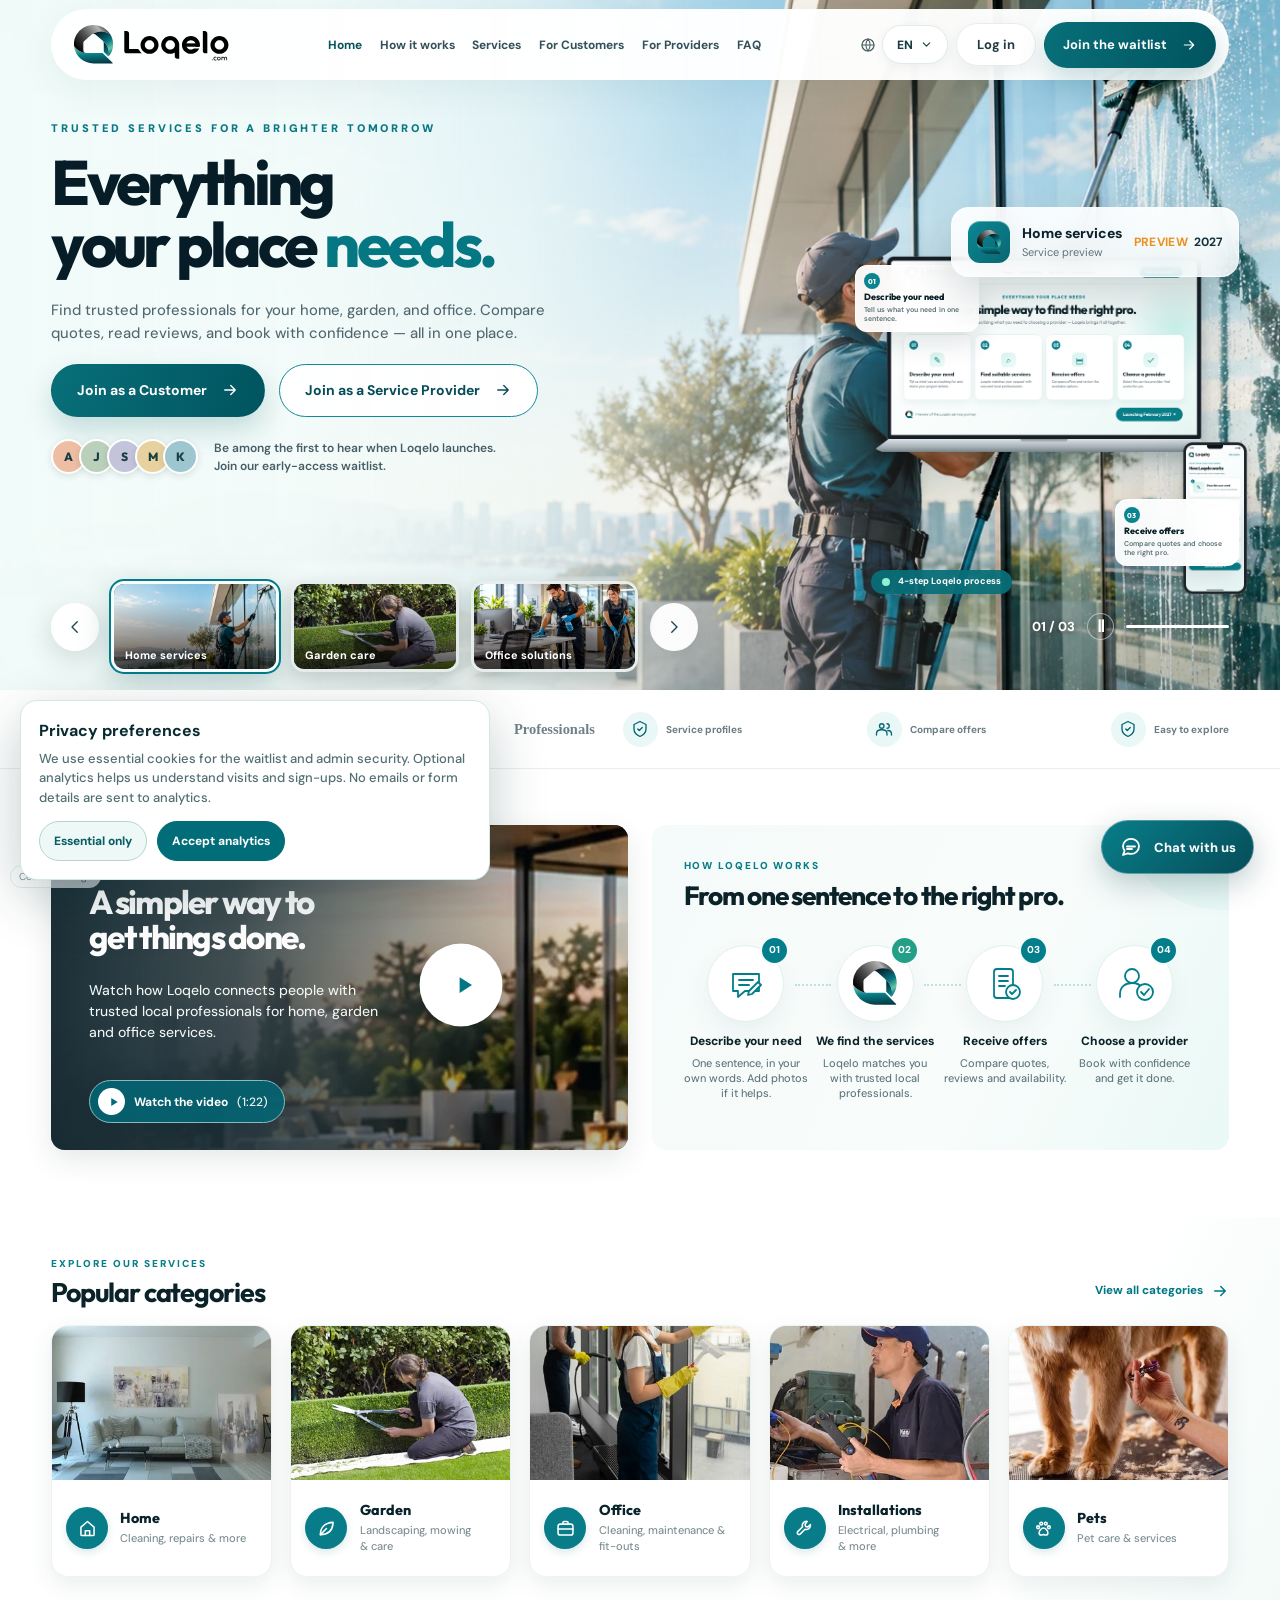
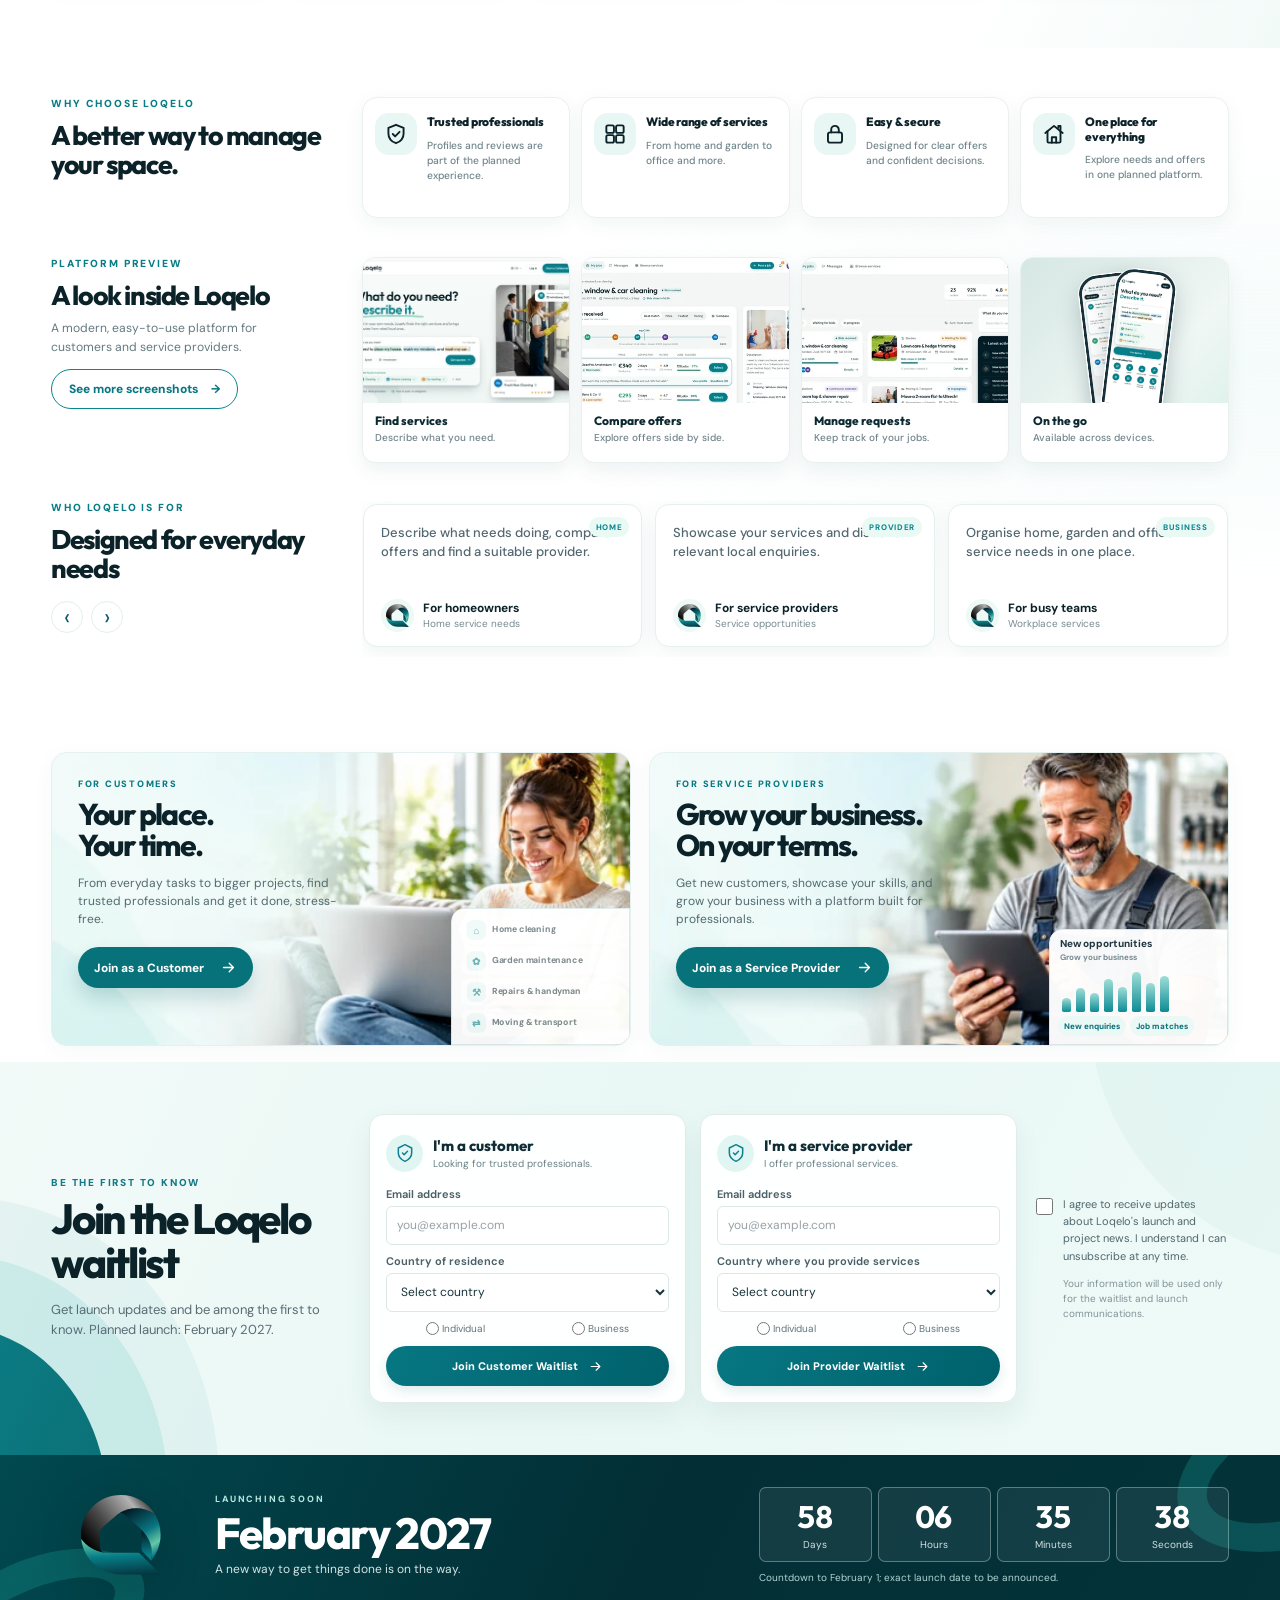
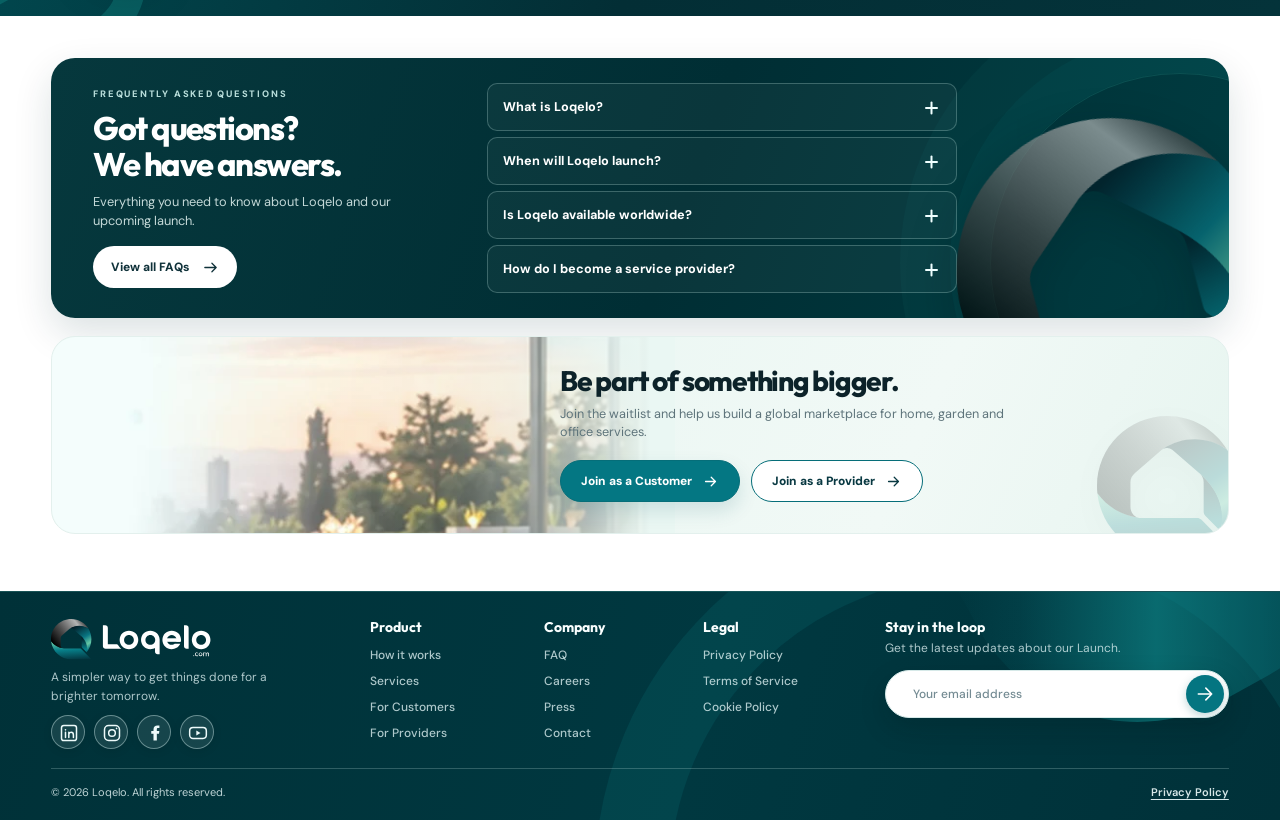
<file: index.html>
<!doctype html>
<html lang="en">
<head>
  <meta charset="UTF-8">
  <meta name="viewport" content="width=device-width, initial-scale=1.0">
  <meta name="theme-color" content="#effaf9">
  <meta name="description" content="Everything your place needs. Loqelo is preparing to connect customers and service providers for home, garden and office services. Launching February 2027.">
  <!-- Indexing is controlled at deployment by robots.txt and the public HTTPS configuration. -->
  <meta name="robots" content="noindex,follow">
  <link rel="canonical" href="https://loqelo.com/">
  <title>Loqelo — Everything your place needs. | February 2027</title>
  <meta property="og:type" content="website"><meta property="og:title" content="Loqelo — Everything your place needs."><meta property="og:description" content="Join the pre-launch waitlist for home, garden and office services. Planned launch: February 2027."><meta property="og:url" content="https://loqelo.com/">
  <link rel="icon" type="image/png" sizes="256x256" href="assets/icons/favicon.png">

  <!-- Self-hosted client-approved fonts: no CDN, no icon fonts, no external libraries. -->
  <link rel="preload" href="assets/fonts/Outfit[wght].ttf" as="font" type="font/ttf" crossorigin>
  <link rel="preload" href="assets/images/hero/home-1280.webp?v=7" as="image" type="image/webp" media="(max-width: 1280px)">
  <link rel="preload" href="assets/images/hero/home-1920.webp?v=7" as="image" type="image/webp" media="(min-width: 1281px)">
  <link rel="stylesheet" href="css/style.css">
  <!-- Stage 02 section styling is isolated to preserve the approved hero. -->
  <link rel="stylesheet" href="css/how-it-works.css">
  <!-- Stage 03: isolated styles for the approved six-card services section. -->
  <link rel="stylesheet" href="css/categories.css">
  <script defer src="js/main.js"></script>
  <script defer src="js/video-player.js"></script>
  <script defer src="js/categories.js"></script>
  <!-- Stage 05 layout and interactions are self-contained. -->
  <link rel="stylesheet" href="css/waitlist.css">
  <!-- Audience refinements: clean user-supplied photographs + bottom-right mini UI. -->
  <link rel="stylesheet" href="css/audience-refinement.css">
  <script defer src="js/waitlist.js"></script>
  <!-- Stage 06 / original Loqelo Figma interface previews and informative cards. -->
  <link rel="stylesheet" href="css/platform-preview.css">
  <script defer src="js/platform-preview.js"></script>
  <!-- Stage 07: isolated FAQ and final pre-launch CTA. -->
  <link rel="stylesheet" href="css/faq-cta.css">
  <script defer src="js/faq-cta.js"></script>
  <!-- Stage 08: isolated reference-matched shared footer. -->
  <link rel="stylesheet" href="css/footer.css">
  <script defer src="js/footer.js"></script>
  <link rel="stylesheet" href="css/live-chat.css">
  <script defer src="js/live-chat.js"></script>
  <link rel="stylesheet" href="css/production.css">
  <script defer src="js/site-config.js"></script>
  <script defer src="js/production.js"></script>
  <!-- Accessible V9 language menu: native select remains a no-JavaScript fallback. -->
  <link rel="stylesheet" href="css/language-menu.css">
  <script defer src="js/language-menu.js"></script>

</head>
<body id="home" data-project-stage="complete-prelaunch">

  <!-- Icon symbols: all icons are inline SVG; no third-party icon library or runtime dependency. -->
  <svg xmlns="http://www.w3.org/2000/svg" class="svg-sprite" aria-hidden="true" focusable="false">
    <symbol id="i-arrow" viewBox="0 0 24 24"><path d="M5 12h14m-6-6 6 6-6 6"/></symbol>
    <symbol id="i-chevron" viewBox="0 0 24 24"><path d="m9 5 7 7-7 7"/></symbol>
    <symbol id="i-globe" viewBox="0 0 24 24"><circle cx="12" cy="12" r="9"/><path d="M3 12h18M12 3a15 15 0 0 1 0 18M12 3a15 15 0 0 0 0 18"/></symbol>
    <symbol id="i-shield" viewBox="0 0 24 24"><path d="m12 2 8 4v6c0 5-3.6 8.1-8 10-4.4-1.9-8-5-8-10V6l8-4Z"/><path d="m9 12 2 2 4-4"/></symbol>
    <symbol id="i-people" viewBox="0 0 24 24"><circle cx="9" cy="8" r="3"/><path d="M2 20v-2c0-3 3-5 7-5s7 2 7 5v2"/><path d="M16 5a3 3 0 0 1 0 6M17 14c3 0 5 2 5 5v1"/></symbol>
    <symbol id="i-lock" viewBox="0 0 24 24"><rect x="5" y="10" width="14" height="11" rx="2"/><path d="M8 10V7a4 4 0 0 1 8 0v3m-4 5v2"/></symbol>
    <symbol id="i-house" viewBox="0 0 24 24"><path d="m3 11 9-8 9 8v9H3z"/><path d="M9 20v-6h6v6"/></symbol>
    <symbol id="i-leaf" viewBox="0 0 24 24"><path d="M20 4C10 4 4 7 4 15a5 5 0 0 0 5 5c8 0 11-6 11-16ZM5 19c3-4 7-7 12-10"/></symbol>
    <symbol id="i-briefcase" viewBox="0 0 24 24"><rect x="3" y="7" width="18" height="14" rx="2"/><path d="M8 7V4h8v3M3 13h18m-11 0v2h4v-2"/></symbol>
    <symbol id="i-menu" viewBox="0 0 24 24"><path d="M4 7h16M4 12h16M4 17h16"/></symbol>
    <symbol id="i-close" viewBox="0 0 24 24"><path d="m5 5 14 14M19 5 5 19"/></symbol>
    <symbol id="i-check" viewBox="0 0 24 24"><path d="m4 12 5 5L20 6"/></symbol>
  </svg>

  <!-- =============================================================
       SHARED HEADER / NAVIGATION — identical markup across pages.
       Ready to extract into a CMS/server include in later phases.
       ============================================================= -->
  <header class="site-header">
    <div class="site-header__inner container">
      <a class="site-header__brand" href="#home" aria-label="Loqelo — Home">
        <img src="assets/logo/loqelo-logo.svg" alt="Loqelo" width="180" height="47">
      </a>
      <nav class="site-nav" id="site-nav" aria-label="Main navigation">
        <a href="#home" class="site-nav__link site-nav__link--active" aria-current="page" data-i18n="navHome">Home</a>
        <button class="site-nav__link" type="button" data-next="how" data-i18n="navHow">How it works</button>
        <button class="site-nav__link" type="button" data-next="services" data-i18n="navServices">Services</button>
        <button class="site-nav__link" type="button" data-next="customers" data-i18n="navCustomers">For Customers</button>
        <button class="site-nav__link" type="button" data-next="providers" data-i18n="navProviders">For Providers</button>
        <a class="site-nav__link" href="#faq" data-i18n="navAbout">FAQ</a>
      </nav>
      <div class="site-header__actions">
        <div class="language-picker">
          <svg class="icon" aria-hidden="true"><use href="#i-globe"/></svg>
          <label class="sr-only" for="language" data-i18n="languageLabel">Language</label>
          <select class="language-picker__select" id="language" aria-label="Language">
            <option value="en">EN</option>
            <option value="de">DE</option>
            <option value="fr">FR</option>
            <option value="pl">PL</option>
          </select>
        </div>
        <button class="button button--login" type="button" data-next="login" data-i18n="login">Log in</button>
        <button class="button button--primary site-header__cta" type="button" data-open-waitlist="customer">
          <span data-i18n="joinWaitlist">Join the waitlist</span>
          <svg class="icon" aria-hidden="true"><use href="#i-arrow"/></svg>
        </button>
      </div>
      <button class="site-header__menu-toggle" type="button" aria-label="Open navigation" aria-controls="site-nav" aria-expanded="false">
        <svg class="icon" aria-hidden="true"><use href="#i-menu"/></svg>
      </button>
    </div>
  </header>

  <main>
    <!-- =============================================================
         HERO SECTION — STAGE 01
         - 3 responsive image slides
         - Crossfade + depth (background moves from back to front)
         - Keyboard, arrow, thumbnails, autoplay, pause controls
         - Separate HTML content never moves with the background
         ============================================================= -->
    <section class="hero" aria-label="Loqelo pre-launch" data-hero>
      <div class="hero__slides" aria-hidden="true">
        <div class="hero__slide is-active" data-slide="0">
          <picture>
            <source type="image/webp" srcset="assets/images/hero/home-720.webp?v=7 720w, assets/images/hero/home-1280.webp?v=7 1280w, assets/images/hero/home-1920.webp?v=7 1920w" sizes="100vw">
            <img class="hero__image hero__image--home" src="assets/images/hero/home-1920.jpg?v=7" srcset="assets/images/hero/home-720.jpg?v=7 720w, assets/images/hero/home-1280.jpg?v=7 1280w, assets/images/hero/home-1920.jpg?v=7 1920w" sizes="100vw" width="1920" height="920" alt="" fetchpriority="high" decoding="async">
          </picture>
        </div>
        <div class="hero__slide" data-slide="1">
          <picture>
            <source type="image/webp" srcset="assets/images/hero/garden-720.webp 720w, assets/images/hero/garden-1280.webp 1280w, assets/images/hero/garden-1920.webp 1920w" sizes="100vw">
            <img class="hero__image hero__image--garden" src="assets/images/hero/garden-1920.jpg" srcset="assets/images/hero/garden-720.jpg 720w, assets/images/hero/garden-1280.jpg 1280w, assets/images/hero/garden-1920.jpg 1920w" sizes="100vw" width="1920" height="920" alt="" loading="eager" decoding="async">
          </picture>
        </div>
        <div class="hero__slide" data-slide="2">
          <picture>
            <source type="image/webp" srcset="assets/images/hero/office-720.webp 720w, assets/images/hero/office-1280.webp 1280w, assets/images/hero/office-1920.webp 1920w" sizes="100vw">
            <img class="hero__image hero__image--office" src="assets/images/hero/office-1920.jpg" srcset="assets/images/hero/office-720.jpg 720w, assets/images/hero/office-1280.jpg 1280w, assets/images/hero/office-1920.jpg 1920w" sizes="100vw" width="1920" height="920" alt="" loading="eager" decoding="async">
          </picture>
        </div>
      </div>
      <div class="hero__veil" aria-hidden="true"></div>

      <div class="hero__body container">
        <div class="hero__content">
          <p class="hero__eyebrow" data-i18n="eyebrow">Trusted services for a brighter tomorrow</p>
          <h1 class="hero__title"><span data-i18n="heroTitle1">Everything</span><br><span data-i18n="heroTitle2">your place <em>needs.</em></span></h1>
          <p class="hero__description" data-i18n="heroDescription">Find trusted professionals for your home, garden, and office. Compare quotes, read reviews, and book with confidence — all in one place.</p>
          <div class="hero__buttons">
            <button class="button button--primary button--hero" type="button" data-open-waitlist="customer">
              <span data-i18n="customerCta">Join as a Customer</span>
              <svg class="icon" aria-hidden="true"><use href="#i-arrow"/></svg>
            </button>
            <button class="button button--outline button--hero" type="button" data-open-waitlist="provider">
              <span data-i18n="providerCta">Join as a Service Provider</span>
              <svg class="icon" aria-hidden="true"><use href="#i-arrow"/></svg>
            </button>
          </div>
          <div class="hero__social-proof">
            <div class="hero__avatars" aria-hidden="true">
              <span class="avatar avatar--a">A</span><span class="avatar avatar--b">J</span><span class="avatar avatar--c">S</span><span class="avatar avatar--d">M</span><span class="avatar avatar--e">K</span>
            </div>
            <p data-i18n="heroNote">Be among the first to hear when Loqelo launches.<br>Join our early-access waitlist.</p>
          </div>
        </div>
      </div>

      <div class="hero__device-showcase" aria-hidden="true">
        <div class="hero__device-stage">
          <img class="hero__device hero__device--laptop" src="assets/images/hero/loqelo-laptop-process.png" width="1470" height="960" alt="">
          <img class="hero__device hero__device--mobile" src="assets/images/hero/loqelo-mobile-process.png" width="800" height="1380" alt="">
          <div class="hero__process-card hero__process-card--brief">
            <span class="hero__process-step">01</span>
            <strong>Describe your need</strong>
            <small>Tell us what you need in one sentence.</small>
          </div>
          <div class="hero__process-card hero__process-card--offers">
            <span class="hero__process-step">03</span>
            <strong>Receive offers</strong>
            <small>Compare quotes and choose the right pro.</small>
          </div>
          <div class="hero__process-pulse">
            <span class="hero__process-dot"></span>
            <span>4-step Loqelo process</span>
          </div>
        </div>
      </div>

      <!-- Service preview label (no invented customer ratings). -->
      <div class="hero__service-badge" aria-live="off">
        <div class="hero__service-mark"><img src="assets/logo/loqelo-icon.svg" alt="" width="25" height="25"></div>
        <div class="hero__service-info">
          <strong data-badge-title>Garden maintenance</strong>
          <span data-i18n="previewBadge">Service preview</span>
        </div>
        <div class="hero__rating" aria-label="Pre-launch service concept"><span aria-hidden="true">PREVIEW</span><b>2027</b></div>
      </div>

      <div class="hero__controls container" aria-label="Hero image carousel controls">
        <button class="hero__arrow hero__arrow--prev" type="button" data-slide-prev aria-label="Previous image">
          <svg class="icon" aria-hidden="true"><use href="#i-chevron"/></svg>
        </button>
        <div class="hero__thumbnails" role="group" aria-label="Choose a service image">
          <button class="hero__thumbnail is-current" type="button" data-slide-to="0" aria-current="true" aria-label="Show Home services image">
            <picture><source srcset="assets/images/thumbnails/home.webp?v=7" type="image/webp"><img src="assets/images/thumbnails/home.jpg?v=7" alt="" width="520" height="248"></picture><span data-i18n="thumbHome">Home services</span>
          </button>
          <button class="hero__thumbnail" type="button" data-slide-to="1" aria-label="Show Garden care image">
            <picture><source srcset="assets/images/thumbnails/garden.webp" type="image/webp"><img src="assets/images/thumbnails/garden.jpg" alt="" width="520" height="248"></picture><span data-i18n="thumbGarden">Garden care</span>
          </button>
          <button class="hero__thumbnail" type="button" data-slide-to="2" aria-label="Show Office solutions image">
            <picture><source srcset="assets/images/thumbnails/office.webp" type="image/webp"><img src="assets/images/thumbnails/office.jpg" alt="" width="520" height="248"></picture><span data-i18n="thumbOffice">Office solutions</span>
          </button>
        </div>
        <button class="hero__arrow hero__arrow--next" type="button" data-slide-next aria-label="Next image">
          <svg class="icon" aria-hidden="true"><use href="#i-chevron"/></svg>
        </button>
        <div class="hero__counter" aria-live="polite"><span data-current-number>01</span> / 03</div>
        <button class="hero__pause" type="button" data-play-toggle aria-label="Pause automatic slideshow" aria-pressed="false"><span data-play-symbol aria-hidden="true">Ⅱ</span></button>
        <div class="hero__progress" aria-hidden="true"><span data-slide-progress></span></div>
      </div>
    </section>

    <!-- =============================================================
         STRIP DIRECTLY UNDER HERO — visual layout preserved.
         Category examples replace unverified press-publication claims.
         Benefits are descriptions of the planned platform experience.
         ============================================================= -->
    <section class="trust-strip" aria-label="Types of services and planned features">
      <div class="trust-strip__inner container">
        <div class="trust-strip__press" aria-label="Loqelo service areas">
          <span class="trust-strip__label">DESIGNED FOR</span>
          <span class="trust-strip__publication trust-strip__publication--forbes">Home</span>
          <span class="trust-strip__publication trust-strip__publication--tc">Garden care</span>
          <span class="trust-strip__publication trust-strip__publication--bi">OFFICE<br>NEEDS</span>
          <span class="trust-strip__publication trust-strip__publication--guardian">Everyday<br>tasks</span>
          <span class="trust-strip__publication trust-strip__publication--bloomberg">Professionals</span>
        </div>
        <div class="trust-strip__benefits">
          <div class="trust-strip__benefit"><span class="trust-strip__icon"><svg class="icon" aria-hidden="true"><use href="#i-shield"/></svg></span><span data-i18n="benefitOne">Service profiles</span></div>
          <div class="trust-strip__benefit"><span class="trust-strip__icon"><svg class="icon" aria-hidden="true"><use href="#i-people"/></svg></span><span data-i18n="benefitTwo">Compare offers</span></div>
          <div class="trust-strip__benefit"><span class="trust-strip__icon"><svg class="icon" aria-hidden="true"><use href="#i-shield"/></svg></span><span data-i18n="benefitThree">Easy to explore</span></div>
        </div>
      </div>
    </section>

    <!-- =============================================================
         STAGE 02 — VIDEO + HOW LOQELO WORKS
         Design reference: client's approved two-column image.
         Original pre-launch video and Loqelo icon supplied by client.
         Keep this section independently reusable in future CMS builds.
         ============================================================= -->
    <section class="story-steps" id="how-it-works" aria-label="Discover Loqelo and how it works">
      <div class="story-steps__shell container">

        <!-- Feature 01: poster plus controls; the actual video is
             loaded on demand in a native accessible dialog below. -->
        <article class="story-video" aria-labelledby="story-video-heading">
          <picture class="story-video__picture">
            <source type="image/webp" srcset="assets/images/video/loqelo-story-640.webp 640w, assets/images/video/loqelo-story-1040.webp 1040w, assets/images/video/loqelo-story-1280.webp 1280w" sizes="(min-width: 1000px) 46vw, (min-width: 720px) 48vw, 92vw">
            <img class="story-video__image" src="assets/images/video/loqelo-story-1040.jpg" srcset="assets/images/video/loqelo-story-640.jpg 640w, assets/images/video/loqelo-story-1040.jpg 1040w, assets/images/video/loqelo-story-1280.jpg 1280w" sizes="(min-width: 1000px) 46vw, (min-width: 720px) 48vw, 92vw" width="1040" height="484" alt="Contemporary home with a landscaped outdoor terrace" loading="lazy" decoding="async">
          </picture>
          <div class="story-video__shade" aria-hidden="true"></div>
          <div class="story-video__copy">
            <p class="story-video__eyebrow" data-i18n="storyEyebrow">SEE LOQELO IN ACTION</p>
            <h2 class="story-video__headline" id="story-video-heading" data-i18n="storyHeadline">A simpler way to<br>get things done.</h2>
            <p class="story-video__description" data-i18n="storyDescription">Watch how Loqelo connects people with trusted local professionals for home, garden and office services.</p>
          </div>
          <button class="story-video__center-play" type="button" data-video-open aria-label="Play Loqelo promotional video">
            <svg viewBox="0 0 24 24" aria-hidden="true"><path d="m9 5 11 7-11 7V5Z" fill="currentColor"/></svg>
          </button>
          <button class="story-video__watch" type="button" data-video-open>
            <span class="story-video__watch-icon" aria-hidden="true"><svg viewBox="0 0 24 24"><path d="m9 5 11 7-11 7V5Z" fill="currentColor"/></svg></span>
            <span data-i18n="storyWatch">Watch the video</span>
            <span class="story-video__duration">(1:22)</span>
          </button>
        </article>

        <!-- Feature 02: four steps follow the exact client process. -->
        <div class="journey" aria-labelledby="journey-heading">
          <p class="journey__eyebrow" data-i18n="journeyEyebrow">HOW LOQELO WORKS</p>
          <h2 class="journey__heading" id="journey-heading" data-i18n="journeyHeadline">From one sentence to the right pro.</h2>
          <ol class="journey__list">
            <li class="journey__step">
              <span class="journey__icon-wrap">
                <svg class="journey__icon" viewBox="0 0 40 40" aria-hidden="true" fill="none" stroke="currentColor" stroke-width="1.8" stroke-linecap="round" stroke-linejoin="round">
                  <path d="M7 11h26v17H19l-7 6v-6H7V11Z"/><path d="M13 17h14M13 22h10"/><path d="m23 28 9-9 3 3-9 9-4 1 1-4Z" fill="#f4fbf9"/>
                </svg>
                <span class="journey__number">01</span>
              </span>
              <h3 class="journey__title" data-i18n="step1Title">Describe your need</h3>
              <p class="journey__description" data-i18n="step1Body">One sentence, in your own words. Add photos if it helps.</p>
            </li>
            <li class="journey__step">
              <span class="journey__icon-wrap">
                <img class="journey__brand-icon" src="assets/logo/loqelo-icon.svg" width="45" height="45" alt="">
                <span class="journey__number journey__number--mint">02</span>
              </span>
              <h3 class="journey__title" data-i18n="step2Title">We find the services</h3>
              <p class="journey__description" data-i18n="step2Body">Loqelo matches you with trusted local professionals.</p>
            </li>
            <li class="journey__step">
              <span class="journey__icon-wrap">
                <svg class="journey__icon" viewBox="0 0 40 40" aria-hidden="true" fill="none" stroke="currentColor" stroke-width="1.8" stroke-linecap="round" stroke-linejoin="round">
                  <rect x="9" y="6" width="19" height="29" rx="3"/><path d="M14 13h9M14 18h9M14 23h6"/>
                  <circle cx="28" cy="29" r="7" fill="#f4fbf9"/><path d="m25 29 2 2 4-4"/>
                </svg>
                <span class="journey__number">03</span>
              </span>
              <h3 class="journey__title" data-i18n="step3Title">Receive offers</h3>
              <p class="journey__description" data-i18n="step3Body">Compare quotes, reviews and availability.</p>
            </li>
            <li class="journey__step">
              <span class="journey__icon-wrap">
                <svg class="journey__icon" viewBox="0 0 40 40" aria-hidden="true" fill="none" stroke="currentColor" stroke-width="1.8" stroke-linecap="round" stroke-linejoin="round">
                  <circle cx="17" cy="13" r="7"/><path d="M5 34v-3c0-7 5-11 12-11 4 0 8 1 10 5"/>
                  <circle cx="30" cy="29" r="8" fill="#f4fbf9"/><path d="m26 29 3 3 5-6"/>
                </svg>
                <span class="journey__number">04</span>
              </span>
              <h3 class="journey__title" data-i18n="step4Title">Choose a provider</h3>
              <p class="journey__description" data-i18n="step4Body">Book with confidence and get it done.</p>
            </li>
          </ol>
        </div>
      </div>
    </section>

    <!-- ===============================================================
         STAGE 04 — POPULAR SERVICE CATEGORIES (REFINED 5 × 2 GRID)
         Uses the supplied six-card visual language, now showing 9 known
         categories + 1 "Other services" enquiry card in 2 rows of 5
         on desktop. Only this section's styling, content, and behaviour
         are changed; prior sections remain untouched.
         All cards lead to the pre-launch waitlist, not live booking.
         =============================================================== -->
    <section class="categories" id="services" aria-labelledby="categories-heading">
      <div class="categories__inner container">
        <div class="categories__heading-row">
          <div class="categories__intro">
            <p class="categories__eyebrow" data-category-i18n="eyebrow">EXPLORE OUR SERVICES</p>
            <h2 class="categories__heading" id="categories-heading" data-category-i18n="heading">Popular categories</h2>
          </div>
          <button class="categories__view-all" type="button" data-categories-toggle aria-expanded="false" aria-controls="services-grid">
            <span data-category-i18n="viewAll">View all categories</span>
            <svg class="categories__arrow" viewBox="0 0 24 24" fill="none" stroke="currentColor" stroke-width="2" stroke-linecap="round" stroke-linejoin="round" aria-hidden="true"><path d="M5 12h14m-6-6 6 6-6 6"/></svg>
          </button>
        </div>
        <ul class="categories__grid" id="services-grid" aria-label="Service categories">
          <li class="categories__item" data-category="home">
            <button class="category-card" type="button" data-open-waitlist="customer" aria-label="Join the customer waitlist for home services">
              <span class="category-card__media">
                <picture>
                  <source type="image/webp" srcset="assets/images/categories/home-360.webp 360w, assets/images/categories/home-640.webp 640w, assets/images/categories/home-900.webp 900w" sizes="(min-width: 1500px) 258px, (min-width: 1100px) 19vw, (min-width: 700px) 31vw, 45vw">
                  <img class="category-card__image" src="assets/images/categories/home-640.jpg" srcset="assets/images/categories/home-360.jpg 360w, assets/images/categories/home-640.jpg 640w, assets/images/categories/home-900.jpg 900w" sizes="(min-width: 1500px) 258px, (min-width: 1100px) 19vw, (min-width: 700px) 31vw, 45vw" width="900" height="596" alt="Home: Cleaning, repairs & more" loading="lazy" decoding="async">
                </picture>
              </span>
              <span class="category-card__details">
                <span class="category-card__icon" aria-hidden="true"><img src="assets/icons/categories/home.svg" width="22" height="22" alt=""></span>
                <span class="category-card__copy">
                  <span class="category-card__title" data-category-i18n="homeTitle">Home</span>
                  <span class="category-card__description" data-category-i18n="homeDescription">Cleaning, repairs & more</span>
                </span>
              </span>
            </button>
          </li>
          <li class="categories__item" data-category="garden">
            <button class="category-card" type="button" data-open-waitlist="customer" aria-label="Join the customer waitlist for garden services">
              <span class="category-card__media">
                <picture>
                  <source type="image/webp" srcset="assets/images/categories/garden-360.webp 360w, assets/images/categories/garden-640.webp 640w, assets/images/categories/garden-900.webp 900w" sizes="(min-width: 1500px) 258px, (min-width: 1100px) 19vw, (min-width: 700px) 31vw, 45vw">
                  <img class="category-card__image" src="assets/images/categories/garden-640.jpg" srcset="assets/images/categories/garden-360.jpg 360w, assets/images/categories/garden-640.jpg 640w, assets/images/categories/garden-900.jpg 900w" sizes="(min-width: 1500px) 258px, (min-width: 1100px) 19vw, (min-width: 700px) 31vw, 45vw" width="900" height="596" alt="Garden: Landscaping, mowing & care" loading="lazy" decoding="async">
                </picture>
              </span>
              <span class="category-card__details">
                <span class="category-card__icon" aria-hidden="true"><img src="assets/icons/categories/garden.svg" width="22" height="22" alt=""></span>
                <span class="category-card__copy">
                  <span class="category-card__title" data-category-i18n="gardenTitle">Garden</span>
                  <span class="category-card__description" data-category-i18n="gardenDescription">Landscaping, mowing & care</span>
                </span>
              </span>
            </button>
          </li>
          <li class="categories__item" data-category="office">
            <button class="category-card" type="button" data-open-waitlist="customer" aria-label="Join the customer waitlist for office services">
              <span class="category-card__media">
                <picture>
                  <source type="image/webp" srcset="assets/images/categories/office-360.webp 360w, assets/images/categories/office-640.webp 640w, assets/images/categories/office-900.webp 900w" sizes="(min-width: 1500px) 258px, (min-width: 1100px) 19vw, (min-width: 700px) 31vw, 45vw">
                  <img class="category-card__image" src="assets/images/categories/office-640.jpg" srcset="assets/images/categories/office-360.jpg 360w, assets/images/categories/office-640.jpg 640w, assets/images/categories/office-900.jpg 900w" sizes="(min-width: 1500px) 258px, (min-width: 1100px) 19vw, (min-width: 700px) 31vw, 45vw" width="900" height="596" alt="Office: Cleaning, maintenance & fit-outs" loading="lazy" decoding="async">
                </picture>
              </span>
              <span class="category-card__details">
                <span class="category-card__icon" aria-hidden="true"><img src="assets/icons/categories/office.svg" width="22" height="22" alt=""></span>
                <span class="category-card__copy">
                  <span class="category-card__title" data-category-i18n="officeTitle">Office</span>
                  <span class="category-card__description" data-category-i18n="officeDescription">Cleaning, maintenance & fit-outs</span>
                </span>
              </span>
            </button>
          </li>
          <li class="categories__item" data-category="installations">
            <button class="category-card" type="button" data-open-waitlist="customer" aria-label="Join the customer waitlist for installations services">
              <span class="category-card__media">
                <picture>
                  <source type="image/webp" srcset="assets/images/categories/installations-360.webp 360w, assets/images/categories/installations-640.webp 640w, assets/images/categories/installations-900.webp 900w" sizes="(min-width: 1500px) 258px, (min-width: 1100px) 19vw, (min-width: 700px) 31vw, 45vw">
                  <img class="category-card__image" src="assets/images/categories/installations-640.jpg" srcset="assets/images/categories/installations-360.jpg 360w, assets/images/categories/installations-640.jpg 640w, assets/images/categories/installations-900.jpg 900w" sizes="(min-width: 1500px) 258px, (min-width: 1100px) 19vw, (min-width: 700px) 31vw, 45vw" width="900" height="596" alt="Installations: Electrical, plumbing & more" loading="lazy" decoding="async">
                </picture>
              </span>
              <span class="category-card__details">
                <span class="category-card__icon" aria-hidden="true"><img src="assets/icons/categories/installations.svg" width="22" height="22" alt=""></span>
                <span class="category-card__copy">
                  <span class="category-card__title" data-category-i18n="installationsTitle">Installations</span>
                  <span class="category-card__description" data-category-i18n="installationsDescription">Electrical, plumbing & more</span>
                </span>
              </span>
            </button>
          </li>
          <li class="categories__item" data-category="pets">
            <button class="category-card" type="button" data-open-waitlist="customer" aria-label="Join the customer waitlist for pets services">
              <span class="category-card__media">
                <picture>
                  <source type="image/webp" srcset="assets/images/categories/pets-360.webp 360w, assets/images/categories/pets-640.webp 640w, assets/images/categories/pets-900.webp 900w" sizes="(min-width: 1500px) 258px, (min-width: 1100px) 19vw, (min-width: 700px) 31vw, 45vw">
                  <img class="category-card__image" src="assets/images/categories/pets-640.jpg" srcset="assets/images/categories/pets-360.jpg 360w, assets/images/categories/pets-640.jpg 640w, assets/images/categories/pets-900.jpg 900w" sizes="(min-width: 1500px) 258px, (min-width: 1100px) 19vw, (min-width: 700px) 31vw, 45vw" width="900" height="596" alt="Pets: Pet care & services" loading="lazy" decoding="async">
                </picture>
              </span>
              <span class="category-card__details">
                <span class="category-card__icon" aria-hidden="true"><img src="assets/icons/categories/pets.svg" width="22" height="22" alt=""></span>
                <span class="category-card__copy">
                  <span class="category-card__title" data-category-i18n="petsTitle">Pets</span>
                  <span class="category-card__description" data-category-i18n="petsDescription">Pet care & services</span>
                </span>
              </span>
            </button>
          </li>
          <li class="categories__item" data-category="vehicles">
            <button class="category-card" type="button" data-open-waitlist="customer" aria-label="Join the customer waitlist for vehicles services">
              <span class="category-card__media">
                <picture>
                  <source type="image/webp" srcset="assets/images/categories/vehicles-360.webp 360w, assets/images/categories/vehicles-640.webp 640w, assets/images/categories/vehicles-900.webp 900w" sizes="(min-width: 1500px) 258px, (min-width: 1100px) 19vw, (min-width: 700px) 31vw, 45vw">
                  <img class="category-card__image" src="assets/images/categories/vehicles-640.jpg" srcset="assets/images/categories/vehicles-360.jpg 360w, assets/images/categories/vehicles-640.jpg 640w, assets/images/categories/vehicles-900.jpg 900w" sizes="(min-width: 1500px) 258px, (min-width: 1100px) 19vw, (min-width: 700px) 31vw, 45vw" width="900" height="596" alt="Vehicles: Cleaning, detailing & repairs" loading="lazy" decoding="async">
                </picture>
              </span>
              <span class="category-card__details">
                <span class="category-card__icon" aria-hidden="true"><img src="assets/icons/categories/vehicles.svg" width="22" height="22" alt=""></span>
                <span class="category-card__copy">
                  <span class="category-card__title" data-category-i18n="vehiclesTitle">Vehicles</span>
                  <span class="category-card__description" data-category-i18n="vehiclesDescription">Cleaning, detailing & repairs</span>
                </span>
              </span>
            </button>
          </li>

          <li class="categories__item" data-category="construction">
            <button class="category-card" type="button" data-open-waitlist="customer" aria-label="Join the customer waitlist for construction services">
              <span class="category-card__media">
                <picture>
                  <source type="image/webp" srcset="assets/images/categories/construction-360.webp 360w, assets/images/categories/construction-640.webp 640w, assets/images/categories/construction-900.webp 900w" sizes="(min-width: 1500px) 258px, (min-width: 1100px) 19vw, (min-width: 700px) 31vw, 45vw">
                  <img class="category-card__image" src="assets/images/categories/construction-640.jpg" srcset="assets/images/categories/construction-360.jpg 360w, assets/images/categories/construction-640.jpg 640w, assets/images/categories/construction-900.jpg 900w" sizes="(min-width: 1500px) 258px, (min-width: 1100px) 19vw, (min-width: 700px) 31vw, 45vw" width="900" height="596" alt="Construction: Building & renovation" loading="lazy" decoding="async">
                </picture>
              </span>
              <span class="category-card__details">
                <span class="category-card__icon" aria-hidden="true"><img src="assets/icons/categories/construction.svg" width="22" height="22" alt=""></span>
                <span class="category-card__copy">
                  <span class="category-card__title" data-category-i18n="constructionTitle">Construction</span>
                  <span class="category-card__description" data-category-i18n="constructionDescription">Building & renovation</span>
                </span>
              </span>
            </button>
          </li>
          <li class="categories__item" data-category="care">
            <button class="category-card" type="button" data-open-waitlist="customer" aria-label="Join the customer waitlist for personal care services">
              <span class="category-card__media">
                <picture>
                  <source type="image/webp" srcset="assets/images/categories/care-360.webp 360w, assets/images/categories/care-640.webp 640w, assets/images/categories/care-900.webp 900w" sizes="(min-width: 1500px) 258px, (min-width: 1100px) 19vw, (min-width: 700px) 31vw, 45vw">
                  <img class="category-card__image" src="assets/images/categories/care-640.jpg" srcset="assets/images/categories/care-360.jpg 360w, assets/images/categories/care-640.jpg 640w, assets/images/categories/care-900.jpg 900w" sizes="(min-width: 1500px) 258px, (min-width: 1100px) 19vw, (min-width: 700px) 31vw, 45vw" width="900" height="596" alt="Personal care: Support & personal services" loading="lazy" decoding="async">
                </picture>
              </span>
              <span class="category-card__details">
                <span class="category-card__icon" aria-hidden="true"><img src="assets/icons/categories/care.svg" width="22" height="22" alt=""></span>
                <span class="category-card__copy">
                  <span class="category-card__title" data-category-i18n="careTitle">Personal care</span>
                  <span class="category-card__description" data-category-i18n="careDescription">Support & personal services</span>
                </span>
              </span>
            </button>
          </li>
          <li class="categories__item" data-category="moving">
            <button class="category-card" type="button" data-open-waitlist="customer" aria-label="Join the customer waitlist for moving & transport services">
              <span class="category-card__media">
                <picture>
                  <source type="image/webp" srcset="assets/images/categories/moving-360.webp 360w, assets/images/categories/moving-640.webp 640w, assets/images/categories/moving-900.webp 900w" sizes="(min-width: 1500px) 258px, (min-width: 1100px) 19vw, (min-width: 700px) 31vw, 45vw">
                  <img class="category-card__image" src="assets/images/categories/moving-640.jpg" srcset="assets/images/categories/moving-360.jpg 360w, assets/images/categories/moving-640.jpg 640w, assets/images/categories/moving-900.jpg 900w" sizes="(min-width: 1500px) 258px, (min-width: 1100px) 19vw, (min-width: 700px) 31vw, 45vw" width="900" height="596" alt="Moving & transport: Moving, delivery & transport" loading="lazy" decoding="async">
                </picture>
              </span>
              <span class="category-card__details">
                <span class="category-card__icon" aria-hidden="true"><img src="assets/icons/categories/moving.svg" width="22" height="22" alt=""></span>
                <span class="category-card__copy">
                  <span class="category-card__title" data-category-i18n="movingTitle">Moving & transport</span>
                  <span class="category-card__description" data-category-i18n="movingDescription">Moving, delivery & transport</span>
                </span>
              </span>
            </button>
          </li>
          <li class="categories__item" data-category="other">
            <button class="category-card category-card--other" type="button" data-open-waitlist="customer" aria-label="Join the Loqelo customer waitlist to enquire about other services">
              <span class="category-card__media category-card__media--brand" aria-hidden="true">
                <span class="category-card__brand-shape category-card__brand-shape--first"></span>
                <span class="category-card__brand-shape category-card__brand-shape--second"></span>
                <img class="category-card__brand-mark" src="assets/logo/loqelo-icon.svg" width="74" height="74" alt="">
                <span class="category-card__brand-caption">EVERYTHING YOUR PLACE NEEDS.</span>
              </span>
              <span class="category-card__details">
                <span class="category-card__icon" aria-hidden="true"><img src="assets/logo/loqelo-icon.svg" width="22" height="22" alt=""></span>
                <span class="category-card__copy">
                  <span class="category-card__title" data-category-i18n="otherTitle">Other services</span>
                  <span class="category-card__description" data-category-i18n="otherDescription">Tell us what you need</span>
                </span>
              </span>
            </button>
          </li>
        </ul>
      </div>
    </section>

    <!-- ===========================================================
         STAGE 06 - PLATFORM OVERVIEW (isolated)
         Reference: user-provided three-row concept.
         Real screens: extracted from Loqelo's supplied Figma UI/UX ZIP.
         Audience stories are replaced with non-testimonial use cases.
         =========================================================== -->
    <section class="overview" id="platform-preview" aria-label="Why choose Loqelo and platform preview">
      <div class="overview__inner container">
        <div class="overview__row overview__row--value">
          <div class="overview__heading">
            <p class="overview__eyebrow" data-platform-i18n="whyLabel">WHY CHOOSE LOQELO</p>
            <h2 data-platform-i18n="whyHeading">A better way to manage your space.</h2>
          </div>
          <div class="overview__value-grid">
          <article class="value-tile">
            <span class="value-tile__icon"><img src="assets/icons/why/trusted.svg" width="27" height="27" alt="" loading="lazy"></span>
            <div class="value-tile__copy"><h3>Trusted professionals</h3><p>Profiles and reviews are part of the planned experience.</p></div>
          </article>
          <article class="value-tile">
            <span class="value-tile__icon"><img src="assets/icons/why/range.svg" width="27" height="27" alt="" loading="lazy"></span>
            <div class="value-tile__copy"><h3>Wide range of services</h3><p>From home and garden to office and more.</p></div>
          </article>
          <article class="value-tile">
            <span class="value-tile__icon"><img src="assets/icons/why/secure.svg" width="27" height="27" alt="" loading="lazy"></span>
            <div class="value-tile__copy"><h3>Easy & secure</h3><p>Designed for clear offers and confident decisions.</p></div>
          </article>
          <article class="value-tile">
            <span class="value-tile__icon"><img src="assets/icons/why/home.svg" width="27" height="27" alt="" loading="lazy"></span>
            <div class="value-tile__copy"><h3>One place for everything</h3><p>Explore needs and offers in one planned platform.</p></div>
          </article>
          </div>
        </div>

        <div class="overview__row overview__row--screens">
          <div class="overview__heading">
            <p class="overview__eyebrow" data-platform-i18n="previewLabel">PLATFORM PREVIEW</p>
            <h2 data-platform-i18n="previewHeading">A look inside Loqelo</h2>
            <p class="overview__intro" data-platform-i18n="previewText">A modern, easy-to-use platform for customers and service providers.</p>
            <button class="overview__outline-link" type="button" data-preview-open="find"><span data-platform-i18n="moreShots">See more screenshots</span><span aria-hidden="true">→</span></button>
          </div>
          <div class="overview__screens-grid">
            <button class="platform-tile" type="button" data-preview-open="find" aria-label="Open Customer home screen preview">
              <span class="platform-tile__image">
                <picture><source srcset="assets/images/platform/find-520.webp 520w, assets/images/platform/find-900.webp 900w, assets/images/platform/find-1300.webp 1300w" sizes="(min-width: 1140px) 230px, (min-width: 700px) 38vw, 90vw" type="image/webp">
                  <img src="assets/images/platform/find-900.jpg" srcset="assets/images/platform/find-520.jpg 520w, assets/images/platform/find-900.jpg 900w, assets/images/platform/find-1300.jpg 1300w" sizes="(min-width: 1140px) 230px, (min-width: 700px) 38vw, 90vw" width="900" height="470" loading="lazy" decoding="async" alt="Screenshot from the original Loqelo customer home screen">
                </picture>
                <span class="platform-tile__zoom" aria-hidden="true">↗</span>
              </span>
              <span class="platform-tile__caption"><strong>Find services</strong><small>Describe what you need.</small></span>
            </button>
            <button class="platform-tile" type="button" data-preview-open="compare" aria-label="Open Job details and quotes screen preview">
              <span class="platform-tile__image">
                <picture><source srcset="assets/images/platform/compare-520.webp 520w, assets/images/platform/compare-900.webp 900w, assets/images/platform/compare-1300.webp 1300w" sizes="(min-width: 1140px) 230px, (min-width: 700px) 38vw, 90vw" type="image/webp">
                  <img src="assets/images/platform/compare-900.jpg" srcset="assets/images/platform/compare-520.jpg 520w, assets/images/platform/compare-900.jpg 900w, assets/images/platform/compare-1300.jpg 1300w" sizes="(min-width: 1140px) 230px, (min-width: 700px) 38vw, 90vw" width="900" height="470" loading="lazy" decoding="async" alt="Screenshot from the original Loqelo job details and quotes screen">
                </picture>
                <span class="platform-tile__zoom" aria-hidden="true">↗</span>
              </span>
              <span class="platform-tile__caption"><strong>Compare offers</strong><small>Explore offers side by side.</small></span>
            </button>
            <button class="platform-tile" type="button" data-preview-open="manage" aria-label="Open Client dashboard screen preview">
              <span class="platform-tile__image">
                <picture><source srcset="assets/images/platform/manage-520.webp 520w, assets/images/platform/manage-900.webp 900w, assets/images/platform/manage-1300.webp 1300w" sizes="(min-width: 1140px) 230px, (min-width: 700px) 38vw, 90vw" type="image/webp">
                  <img src="assets/images/platform/manage-900.jpg" srcset="assets/images/platform/manage-520.jpg 520w, assets/images/platform/manage-900.jpg 900w, assets/images/platform/manage-1300.jpg 1300w" sizes="(min-width: 1140px) 230px, (min-width: 700px) 38vw, 90vw" width="900" height="470" loading="lazy" decoding="async" alt="Screenshot from the original Loqelo client dashboard screen">
                </picture>
                <span class="platform-tile__zoom" aria-hidden="true">↗</span>
              </span>
              <span class="platform-tile__caption"><strong>Manage requests</strong><small>Keep track of your jobs.</small></span>
            </button>
            <button class="platform-tile platform-tile--mobile" type="button" data-preview-open="mobile-home" aria-label="Open mobile platform preview">
              <span class="platform-tile__image platform-tile__image--phones">
                <span class="platform-phone platform-phone--back"><img src="assets/images/platform/mobile-quotes.webp" width="585" height="1266" loading="lazy" alt=""></span>
                <span class="platform-phone platform-phone--front"><img src="assets/images/platform/mobile-home.webp" width="585" height="1266" loading="lazy" alt=""></span>
                <span class="platform-tile__zoom" aria-hidden="true">↗</span>
              </span>
              <span class="platform-tile__caption"><strong>On the go</strong><small>Available across devices.</small></span>
            </button>
          </div>
        </div>

        <div class="overview__row overview__row--stories">
          <div class="overview__heading overview__heading--stories">
            <p class="overview__eyebrow" data-platform-i18n="storyLabel">WHO LOQELO IS FOR</p>
            <h2 data-platform-i18n="storyHeading">Designed for everyday needs</h2>
            <div class="overview__story-arrows" aria-label="Explore who Loqelo is for">
              <button type="button" class="overview__story-arrow" data-stories-prev aria-label="Previous story">‹</button>
              <button type="button" class="overview__story-arrow" data-stories-next aria-label="Next story">›</button>
            </div>
          </div>
          <div class="overview__story-track" data-story-track aria-label="Use cases for Loqelo customers and service providers">
            <article class="story-tile">
              <p class="story-tile__quote" data-platform-i18n="useHome">Describe what needs doing, compare offers and find a suitable provider.</p>
              <div class="story-tile__bottom"><span class="story-tile__symbol"><img src="assets/logo/loqelo-icon.svg" alt="" width="22" height="22"></span><div><strong data-platform-i18n="roleHome">For homeowners</strong><span data-platform-i18n="descHome">Home service needs</span></div></div>
              <span class="story-tile__demo" data-platform-i18n="homeLabel">HOME</span>
            </article>
            <article class="story-tile">
              <p class="story-tile__quote" data-platform-i18n="useProvider">Showcase your services and discover relevant local enquiries.</p>
              <div class="story-tile__bottom"><span class="story-tile__symbol"><img src="assets/logo/loqelo-icon.svg" alt="" width="22" height="22"></span><div><strong data-platform-i18n="roleProvider">For service providers</strong><span data-platform-i18n="descProvider">Service opportunities</span></div></div>
              <span class="story-tile__demo" data-platform-i18n="providerLabel">PROVIDER</span>
            </article>
            <article class="story-tile">
              <p class="story-tile__quote" data-platform-i18n="useBusiness">Organise home, garden and office service needs in one place.</p>
              <div class="story-tile__bottom"><span class="story-tile__symbol"><img src="assets/logo/loqelo-icon.svg" alt="" width="22" height="22"></span><div><strong data-platform-i18n="roleBusiness">For busy teams</strong><span data-platform-i18n="descBusiness">Workplace services</span></div></div>
              <span class="story-tile__demo" data-platform-i18n="businessLabel">BUSINESS</span>
            </article>
          </div>
        </div>
      </div>
    </section>



    <!-- =====================================================================
         STAGE 05 / CUSTOMER AND SERVICE-PROVIDER WAITLIST
         Design mirrors the supplied audience / forms / launch reference.
         The approved visual assets are retained; Stage 06 now appears before
         this signup section to explain the platform before conversion.
         ===================================================================== -->
    <section class="audience-section" aria-label="Who Loqelo is for">
      <div class="audience-section__inner container">
        <article class="audience-card" id="for-customers" aria-labelledby="customer-heading">
          <picture class="audience-card__visual" aria-hidden="true">
            <source type="image/webp" srcset="assets/images/audience/customer-480.webp?v=3 480w, assets/images/audience/customer-960.webp?v=3 960w" sizes="(min-width: 800px) 380px, 90vw">
            <img src="assets/images/audience/customer-960.jpg?v=3" srcset="assets/images/audience/customer-480.jpg?v=3 480w, assets/images/audience/customer-960.jpg?v=3 960w" sizes="(min-width: 800px) 380px, 90vw" width="1016" height="682" loading="lazy" decoding="async" alt="">
          </picture>
          <div class="audience-card__shade" aria-hidden="true"></div>
          <div class="audience-card__copy">
            <p class="audience-card__label" data-stage05-i18n="forCustomers">FOR CUSTOMERS</p>
            <h2 class="audience-card__title" id="customer-heading" data-stage05-i18n="customerTitle">Your place.<br>Your time.</h2>
            <p class="audience-card__text" data-stage05-i18n="customerBody">From everyday tasks to bigger projects, find trusted professionals and get it done, stress-free.</p>
            <button class="audience-card__cta" type="button" data-jump-to="customer">
              <span data-stage05-i18n="customerCTA">Join as a Customer</span>
              <svg viewBox="0 0 24 24" aria-hidden="true"><path d="M5 12h14m-6-6 6 6-6 6"/></svg>
            </button>
          </div>
          <div class="audience-panel audience-panel--customer" aria-hidden="true">
            <ul class="audience-service-list" role="presentation">
              <li class="audience-service-item"><span class="audience-service-icon">⌂</span><span>Home cleaning</span></li>
              <li class="audience-service-item"><span class="audience-service-icon">✿</span><span>Garden maintenance</span></li>
              <li class="audience-service-item"><span class="audience-service-icon">⚒</span><span>Repairs &amp; handyman</span></li>
              <li class="audience-service-item"><span class="audience-service-icon">⇄</span><span>Moving &amp; transport</span></li>
            </ul>
          </div>
        </article>
        <article class="audience-card audience-card--provider" id="for-providers" aria-labelledby="provider-heading">
          <picture class="audience-card__visual" aria-hidden="true">
            <source type="image/webp" srcset="assets/images/audience/provider-480.webp?v=3 480w, assets/images/audience/provider-960.webp?v=3 960w" sizes="(min-width: 800px) 380px, 90vw">
            <img src="assets/images/audience/provider-960.jpg?v=3" srcset="assets/images/audience/provider-480.jpg?v=3 480w, assets/images/audience/provider-960.jpg?v=3 960w" sizes="(min-width: 800px) 380px, 90vw" width="1017" height="682" loading="lazy" decoding="async" alt="">
          </picture>
          <div class="audience-card__shade" aria-hidden="true"></div>
          <div class="audience-card__copy">
            <p class="audience-card__label" data-stage05-i18n="forProviders">FOR SERVICE PROVIDERS</p>
            <h2 class="audience-card__title" id="provider-heading" data-stage05-i18n="providerTitle">Grow your business.<br>On your terms.</h2>
            <p class="audience-card__text" data-stage05-i18n="providerBody">Get new customers, showcase your skills, and grow your business with a platform built for professionals.</p>
            <button class="audience-card__cta" type="button" data-jump-to="provider">
              <span data-stage05-i18n="providerCTA">Join as a Service Provider</span>
              <svg viewBox="0 0 24 24" aria-hidden="true"><path d="M5 12h14m-6-6 6 6-6 6"/></svg>
            </button>
          </div>
          <div class="audience-panel audience-panel--provider" aria-hidden="true">
            <div class="provider-minihead">New opportunities <small>Grow your business</small></div>
            <div class="provider-chart" aria-hidden="true">
              <span class="provider-bar"></span>
              <span class="provider-bar"></span>
              <span class="provider-bar"></span>
              <span class="provider-bar"></span>
              <span class="provider-bar"></span>
              <span class="provider-bar"></span>
              <span class="provider-bar"></span>
              <span class="provider-bar"></span>
            </div>
            <div class="provider-metrics" aria-hidden="true">
              <span class="provider-pill">New enquiries</span>
              <span class="provider-pill">Job matches</span>
            </div>
          </div>
        </article>
      </div>
    </section>

    <section class="prelaunch" id="waitlist" aria-labelledby="waitlist-heading">
      <div class="prelaunch__decor prelaunch__decor--one" aria-hidden="true"></div>
      <div class="prelaunch__decor prelaunch__decor--two" aria-hidden="true"></div>
      <div class="prelaunch__content container">
        <div class="prelaunch__intro">
          <p class="prelaunch__eyebrow" data-stage05-i18n="waitlistEyebrow">BE THE FIRST TO KNOW</p>
          <h2 class="prelaunch__title" id="waitlist-heading" data-stage05-i18n="waitlistTitle">Join the Loqelo waitlist</h2>
          <p class="prelaunch__subtitle" data-stage05-i18n="waitlistBody">Get launch updates and be among the first to know. Planned launch: February 2027.</p>
        </div>
        <div class="prelaunch__forms">
          <form class="signup-card" data-signup-role="customer" data-endpoint="/api/signup.php" id="customer-signup" aria-label="Customer waitlist signup"><input class="sr-only" type="text" name="website" tabindex="-1" autocomplete="off" aria-hidden="true">
            <div class="signup-card__head">
              <span class="signup-card__icon" aria-hidden="true"><svg viewBox="0 0 24 24" fill="none" stroke="currentColor" stroke-width="1.8" stroke-linecap="round" stroke-linejoin="round"><path d="M12 2l8 4v6c0 5-3.6 8.1-8 10-4.4-1.9-8-5-8-10V6z"/><path d="m9 12 2 2 4-4"/></svg></span>
              <span><strong data-stage05-i18n="customerFormTitle">I'm a customer</strong><small data-stage05-i18n="customerFormSub">Looking for trusted professionals.</small></span>
            </div>
            <label for="customer-email" data-stage05-i18n="emailLabel">Email address</label>
            <input id="customer-email" name="email" type="email" autocomplete="email" placeholder="you@example.com" maxlength="254" required>
            <label for="customer-country" data-stage05-i18n="customerCountryLabel">Country of residence</label>
            <select id="customer-country" name="country" required>
              <option value="" data-stage05-i18n="selectCountry">Select country</option>
                  <option value="AF">Afghanistan</option>
                  <option value="AL">Albania</option>
                  <option value="DZ">Algeria</option>
                  <option value="AS">American Samoa</option>
                  <option value="AD">Andorra</option>
                  <option value="AO">Angola</option>
                  <option value="AI">Anguilla</option>
                  <option value="AQ">Antarctica</option>
                  <option value="AG">Antigua and Barbuda</option>
                  <option value="AR">Argentina</option>
                  <option value="AM">Armenia</option>
                  <option value="AW">Aruba</option>
                  <option value="AU">Australia</option>
                  <option value="AT">Austria</option>
                  <option value="AZ">Azerbaijan</option>
                  <option value="BS">Bahamas</option>
                  <option value="BH">Bahrain</option>
                  <option value="BD">Bangladesh</option>
                  <option value="BB">Barbados</option>
                  <option value="BY">Belarus</option>
                  <option value="BE">Belgium</option>
                  <option value="BZ">Belize</option>
                  <option value="BJ">Benin</option>
                  <option value="BM">Bermuda</option>
                  <option value="BT">Bhutan</option>
                  <option value="BO">Bolivia, Plurinational State of</option>
                  <option value="BQ">Bonaire, Sint Eustatius and Saba</option>
                  <option value="BA">Bosnia and Herzegovina</option>
                  <option value="BW">Botswana</option>
                  <option value="BV">Bouvet Island</option>
                  <option value="BR">Brazil</option>
                  <option value="IO">British Indian Ocean Territory</option>
                  <option value="BN">Brunei Darussalam</option>
                  <option value="BG">Bulgaria</option>
                  <option value="BF">Burkina Faso</option>
                  <option value="BI">Burundi</option>
                  <option value="CV">Cabo Verde</option>
                  <option value="KH">Cambodia</option>
                  <option value="CM">Cameroon</option>
                  <option value="CA">Canada</option>
                  <option value="KY">Cayman Islands</option>
                  <option value="CF">Central African Republic</option>
                  <option value="TD">Chad</option>
                  <option value="CL">Chile</option>
                  <option value="CN">China</option>
                  <option value="CX">Christmas Island</option>
                  <option value="CC">Cocos (Keeling) Islands</option>
                  <option value="CO">Colombia</option>
                  <option value="KM">Comoros</option>
                  <option value="CG">Congo</option>
                  <option value="CD">Congo, The Democratic Republic of the</option>
                  <option value="CK">Cook Islands</option>
                  <option value="CR">Costa Rica</option>
                  <option value="HR">Croatia</option>
                  <option value="CU">Cuba</option>
                  <option value="CW">Curaçao</option>
                  <option value="CY">Cyprus</option>
                  <option value="CZ">Czechia</option>
                  <option value="CI">Côte d&#x27;Ivoire</option>
                  <option value="DK">Denmark</option>
                  <option value="DJ">Djibouti</option>
                  <option value="DM">Dominica</option>
                  <option value="DO">Dominican Republic</option>
                  <option value="EC">Ecuador</option>
                  <option value="EG">Egypt</option>
                  <option value="SV">El Salvador</option>
                  <option value="GQ">Equatorial Guinea</option>
                  <option value="ER">Eritrea</option>
                  <option value="EE">Estonia</option>
                  <option value="SZ">Eswatini</option>
                  <option value="ET">Ethiopia</option>
                  <option value="FK">Falkland Islands (Malvinas)</option>
                  <option value="FO">Faroe Islands</option>
                  <option value="FJ">Fiji</option>
                  <option value="FI">Finland</option>
                  <option value="FR">France</option>
                  <option value="GF">French Guiana</option>
                  <option value="PF">French Polynesia</option>
                  <option value="TF">French Southern Territories</option>
                  <option value="GA">Gabon</option>
                  <option value="GM">Gambia</option>
                  <option value="GE">Georgia</option>
                  <option value="DE">Germany</option>
                  <option value="GH">Ghana</option>
                  <option value="GI">Gibraltar</option>
                  <option value="GR">Greece</option>
                  <option value="GL">Greenland</option>
                  <option value="GD">Grenada</option>
                  <option value="GP">Guadeloupe</option>
                  <option value="GU">Guam</option>
                  <option value="GT">Guatemala</option>
                  <option value="GG">Guernsey</option>
                  <option value="GN">Guinea</option>
                  <option value="GW">Guinea-Bissau</option>
                  <option value="GY">Guyana</option>
                  <option value="HT">Haiti</option>
                  <option value="HM">Heard Island and McDonald Islands</option>
                  <option value="VA">Holy See (Vatican City State)</option>
                  <option value="HN">Honduras</option>
                  <option value="HK">Hong Kong</option>
                  <option value="HU">Hungary</option>
                  <option value="IS">Iceland</option>
                  <option value="IN">India</option>
                  <option value="ID">Indonesia</option>
                  <option value="IR">Iran, Islamic Republic of</option>
                  <option value="IQ">Iraq</option>
                  <option value="IE">Ireland</option>
                  <option value="IM">Isle of Man</option>
                  <option value="IL">Israel</option>
                  <option value="IT">Italy</option>
                  <option value="JM">Jamaica</option>
                  <option value="JP">Japan</option>
                  <option value="JE">Jersey</option>
                  <option value="JO">Jordan</option>
                  <option value="KZ">Kazakhstan</option>
                  <option value="KE">Kenya</option>
                  <option value="KI">Kiribati</option>
                  <option value="KP">Korea, Democratic People&#x27;s Republic of</option>
                  <option value="KR">Korea, Republic of</option>
                  <option value="KW">Kuwait</option>
                  <option value="KG">Kyrgyzstan</option>
                  <option value="LA">Lao People&#x27;s Democratic Republic</option>
                  <option value="LV">Latvia</option>
                  <option value="LB">Lebanon</option>
                  <option value="LS">Lesotho</option>
                  <option value="LR">Liberia</option>
                  <option value="LY">Libya</option>
                  <option value="LI">Liechtenstein</option>
                  <option value="LT">Lithuania</option>
                  <option value="LU">Luxembourg</option>
                  <option value="MO">Macao</option>
                  <option value="MG">Madagascar</option>
                  <option value="MW">Malawi</option>
                  <option value="MY">Malaysia</option>
                  <option value="MV">Maldives</option>
                  <option value="ML">Mali</option>
                  <option value="MT">Malta</option>
                  <option value="MH">Marshall Islands</option>
                  <option value="MQ">Martinique</option>
                  <option value="MR">Mauritania</option>
                  <option value="MU">Mauritius</option>
                  <option value="YT">Mayotte</option>
                  <option value="MX">Mexico</option>
                  <option value="FM">Micronesia, Federated States of</option>
                  <option value="MD">Moldova, Republic of</option>
                  <option value="MC">Monaco</option>
                  <option value="MN">Mongolia</option>
                  <option value="ME">Montenegro</option>
                  <option value="MS">Montserrat</option>
                  <option value="MA">Morocco</option>
                  <option value="MZ">Mozambique</option>
                  <option value="MM">Myanmar</option>
                  <option value="NA">Namibia</option>
                  <option value="NR">Nauru</option>
                  <option value="NP">Nepal</option>
                  <option value="NL">Netherlands</option>
                  <option value="NC">New Caledonia</option>
                  <option value="NZ">New Zealand</option>
                  <option value="NI">Nicaragua</option>
                  <option value="NE">Niger</option>
                  <option value="NG">Nigeria</option>
                  <option value="NU">Niue</option>
                  <option value="NF">Norfolk Island</option>
                  <option value="MK">North Macedonia</option>
                  <option value="MP">Northern Mariana Islands</option>
                  <option value="NO">Norway</option>
                  <option value="OM">Oman</option>
                  <option value="PK">Pakistan</option>
                  <option value="PW">Palau</option>
                  <option value="PS">Palestine, State of</option>
                  <option value="PA">Panama</option>
                  <option value="PG">Papua New Guinea</option>
                  <option value="PY">Paraguay</option>
                  <option value="PE">Peru</option>
                  <option value="PH">Philippines</option>
                  <option value="PN">Pitcairn</option>
                  <option value="PL">Poland</option>
                  <option value="PT">Portugal</option>
                  <option value="PR">Puerto Rico</option>
                  <option value="QA">Qatar</option>
                  <option value="RO">Romania</option>
                  <option value="RU">Russian Federation</option>
                  <option value="RW">Rwanda</option>
                  <option value="RE">Réunion</option>
                  <option value="BL">Saint Barthélemy</option>
                  <option value="SH">Saint Helena, Ascension and Tristan da Cunha</option>
                  <option value="KN">Saint Kitts and Nevis</option>
                  <option value="LC">Saint Lucia</option>
                  <option value="MF">Saint Martin (French part)</option>
                  <option value="PM">Saint Pierre and Miquelon</option>
                  <option value="VC">Saint Vincent and the Grenadines</option>
                  <option value="WS">Samoa</option>
                  <option value="SM">San Marino</option>
                  <option value="ST">Sao Tome and Principe</option>
                  <option value="SA">Saudi Arabia</option>
                  <option value="SN">Senegal</option>
                  <option value="RS">Serbia</option>
                  <option value="SC">Seychelles</option>
                  <option value="SL">Sierra Leone</option>
                  <option value="SG">Singapore</option>
                  <option value="SX">Sint Maarten (Dutch part)</option>
                  <option value="SK">Slovakia</option>
                  <option value="SI">Slovenia</option>
                  <option value="SB">Solomon Islands</option>
                  <option value="SO">Somalia</option>
                  <option value="ZA">South Africa</option>
                  <option value="GS">South Georgia and the South Sandwich Islands</option>
                  <option value="SS">South Sudan</option>
                  <option value="ES">Spain</option>
                  <option value="LK">Sri Lanka</option>
                  <option value="SD">Sudan</option>
                  <option value="SR">Suriname</option>
                  <option value="SJ">Svalbard and Jan Mayen</option>
                  <option value="SE">Sweden</option>
                  <option value="CH">Switzerland</option>
                  <option value="SY">Syrian Arab Republic</option>
                  <option value="TW">Taiwan, Province of China</option>
                  <option value="TJ">Tajikistan</option>
                  <option value="TZ">Tanzania, United Republic of</option>
                  <option value="TH">Thailand</option>
                  <option value="TL">Timor-Leste</option>
                  <option value="TG">Togo</option>
                  <option value="TK">Tokelau</option>
                  <option value="TO">Tonga</option>
                  <option value="TT">Trinidad and Tobago</option>
                  <option value="TN">Tunisia</option>
                  <option value="TM">Turkmenistan</option>
                  <option value="TC">Turks and Caicos Islands</option>
                  <option value="TV">Tuvalu</option>
                  <option value="TR">Türkiye</option>
                  <option value="UG">Uganda</option>
                  <option value="UA">Ukraine</option>
                  <option value="AE">United Arab Emirates</option>
                  <option value="GB">United Kingdom</option>
                  <option value="US">United States</option>
                  <option value="UM">United States Minor Outlying Islands</option>
                  <option value="UY">Uruguay</option>
                  <option value="UZ">Uzbekistan</option>
                  <option value="VU">Vanuatu</option>
                  <option value="VE">Venezuela, Bolivarian Republic of</option>
                  <option value="VN">Viet Nam</option>
                  <option value="VG">Virgin Islands, British</option>
                  <option value="VI">Virgin Islands, U.S.</option>
                  <option value="WF">Wallis and Futuna</option>
                  <option value="EH">Western Sahara</option>
                  <option value="YE">Yemen</option>
                  <option value="ZM">Zambia</option>
                  <option value="ZW">Zimbabwe</option>
                  <option value="AX">Åland Islands</option>
            </select>
            <fieldset class="signup-card__type" aria-label="Registration type (optional)">
              <legend class="sr-only">Individual or business (optional)</legend>
              <label><input type="radio" name="accountType" value="individual"><span data-stage05-i18n="individual">Individual</span></label>
              <label><input type="radio" name="accountType" value="business"><span data-stage05-i18n="business">Business</span></label>
            </fieldset>
            <button class="signup-card__submit" type="submit"><span data-stage05-i18n="customerSubmit">Join Customer Waitlist</span><svg viewBox="0 0 24 24" aria-hidden="true"><path d="M5 12h14m-6-6 6 6-6 6"/></svg></button>
            <p class="signup-card__result" role="status" aria-live="polite" hidden></p>
          </form>
          <form class="signup-card" data-signup-role="provider" data-endpoint="/api/signup.php" id="provider-signup" aria-label="Provider waitlist signup"><input class="sr-only" type="text" name="website" tabindex="-1" autocomplete="off" aria-hidden="true">
            <div class="signup-card__head">
              <span class="signup-card__icon" aria-hidden="true"><svg viewBox="0 0 24 24" fill="none" stroke="currentColor" stroke-width="1.8" stroke-linecap="round" stroke-linejoin="round"><path d="M12 2l8 4v6c0 5-3.6 8.1-8 10-4.4-1.9-8-5-8-10V6z"/><path d="m9 12 2 2 4-4"/></svg></span>
              <span><strong data-stage05-i18n="providerFormTitle">I'm a service provider</strong><small data-stage05-i18n="providerFormSub">I offer professional services.</small></span>
            </div>
            <label for="provider-email" data-stage05-i18n="emailLabel">Email address</label>
            <input id="provider-email" name="email" type="email" autocomplete="email" placeholder="you@example.com" maxlength="254" required>
            <label for="provider-country" data-stage05-i18n="providerCountryLabel">Country where you provide services</label>
            <select id="provider-country" name="country" required>
              <option value="" data-stage05-i18n="selectCountry">Select country</option>
                  <option value="AF">Afghanistan</option>
                  <option value="AL">Albania</option>
                  <option value="DZ">Algeria</option>
                  <option value="AS">American Samoa</option>
                  <option value="AD">Andorra</option>
                  <option value="AO">Angola</option>
                  <option value="AI">Anguilla</option>
                  <option value="AQ">Antarctica</option>
                  <option value="AG">Antigua and Barbuda</option>
                  <option value="AR">Argentina</option>
                  <option value="AM">Armenia</option>
                  <option value="AW">Aruba</option>
                  <option value="AU">Australia</option>
                  <option value="AT">Austria</option>
                  <option value="AZ">Azerbaijan</option>
                  <option value="BS">Bahamas</option>
                  <option value="BH">Bahrain</option>
                  <option value="BD">Bangladesh</option>
                  <option value="BB">Barbados</option>
                  <option value="BY">Belarus</option>
                  <option value="BE">Belgium</option>
                  <option value="BZ">Belize</option>
                  <option value="BJ">Benin</option>
                  <option value="BM">Bermuda</option>
                  <option value="BT">Bhutan</option>
                  <option value="BO">Bolivia, Plurinational State of</option>
                  <option value="BQ">Bonaire, Sint Eustatius and Saba</option>
                  <option value="BA">Bosnia and Herzegovina</option>
                  <option value="BW">Botswana</option>
                  <option value="BV">Bouvet Island</option>
                  <option value="BR">Brazil</option>
                  <option value="IO">British Indian Ocean Territory</option>
                  <option value="BN">Brunei Darussalam</option>
                  <option value="BG">Bulgaria</option>
                  <option value="BF">Burkina Faso</option>
                  <option value="BI">Burundi</option>
                  <option value="CV">Cabo Verde</option>
                  <option value="KH">Cambodia</option>
                  <option value="CM">Cameroon</option>
                  <option value="CA">Canada</option>
                  <option value="KY">Cayman Islands</option>
                  <option value="CF">Central African Republic</option>
                  <option value="TD">Chad</option>
                  <option value="CL">Chile</option>
                  <option value="CN">China</option>
                  <option value="CX">Christmas Island</option>
                  <option value="CC">Cocos (Keeling) Islands</option>
                  <option value="CO">Colombia</option>
                  <option value="KM">Comoros</option>
                  <option value="CG">Congo</option>
                  <option value="CD">Congo, The Democratic Republic of the</option>
                  <option value="CK">Cook Islands</option>
                  <option value="CR">Costa Rica</option>
                  <option value="HR">Croatia</option>
                  <option value="CU">Cuba</option>
                  <option value="CW">Curaçao</option>
                  <option value="CY">Cyprus</option>
                  <option value="CZ">Czechia</option>
                  <option value="CI">Côte d&#x27;Ivoire</option>
                  <option value="DK">Denmark</option>
                  <option value="DJ">Djibouti</option>
                  <option value="DM">Dominica</option>
                  <option value="DO">Dominican Republic</option>
                  <option value="EC">Ecuador</option>
                  <option value="EG">Egypt</option>
                  <option value="SV">El Salvador</option>
                  <option value="GQ">Equatorial Guinea</option>
                  <option value="ER">Eritrea</option>
                  <option value="EE">Estonia</option>
                  <option value="SZ">Eswatini</option>
                  <option value="ET">Ethiopia</option>
                  <option value="FK">Falkland Islands (Malvinas)</option>
                  <option value="FO">Faroe Islands</option>
                  <option value="FJ">Fiji</option>
                  <option value="FI">Finland</option>
                  <option value="FR">France</option>
                  <option value="GF">French Guiana</option>
                  <option value="PF">French Polynesia</option>
                  <option value="TF">French Southern Territories</option>
                  <option value="GA">Gabon</option>
                  <option value="GM">Gambia</option>
                  <option value="GE">Georgia</option>
                  <option value="DE">Germany</option>
                  <option value="GH">Ghana</option>
                  <option value="GI">Gibraltar</option>
                  <option value="GR">Greece</option>
                  <option value="GL">Greenland</option>
                  <option value="GD">Grenada</option>
                  <option value="GP">Guadeloupe</option>
                  <option value="GU">Guam</option>
                  <option value="GT">Guatemala</option>
                  <option value="GG">Guernsey</option>
                  <option value="GN">Guinea</option>
                  <option value="GW">Guinea-Bissau</option>
                  <option value="GY">Guyana</option>
                  <option value="HT">Haiti</option>
                  <option value="HM">Heard Island and McDonald Islands</option>
                  <option value="VA">Holy See (Vatican City State)</option>
                  <option value="HN">Honduras</option>
                  <option value="HK">Hong Kong</option>
                  <option value="HU">Hungary</option>
                  <option value="IS">Iceland</option>
                  <option value="IN">India</option>
                  <option value="ID">Indonesia</option>
                  <option value="IR">Iran, Islamic Republic of</option>
                  <option value="IQ">Iraq</option>
                  <option value="IE">Ireland</option>
                  <option value="IM">Isle of Man</option>
                  <option value="IL">Israel</option>
                  <option value="IT">Italy</option>
                  <option value="JM">Jamaica</option>
                  <option value="JP">Japan</option>
                  <option value="JE">Jersey</option>
                  <option value="JO">Jordan</option>
                  <option value="KZ">Kazakhstan</option>
                  <option value="KE">Kenya</option>
                  <option value="KI">Kiribati</option>
                  <option value="KP">Korea, Democratic People&#x27;s Republic of</option>
                  <option value="KR">Korea, Republic of</option>
                  <option value="KW">Kuwait</option>
                  <option value="KG">Kyrgyzstan</option>
                  <option value="LA">Lao People&#x27;s Democratic Republic</option>
                  <option value="LV">Latvia</option>
                  <option value="LB">Lebanon</option>
                  <option value="LS">Lesotho</option>
                  <option value="LR">Liberia</option>
                  <option value="LY">Libya</option>
                  <option value="LI">Liechtenstein</option>
                  <option value="LT">Lithuania</option>
                  <option value="LU">Luxembourg</option>
                  <option value="MO">Macao</option>
                  <option value="MG">Madagascar</option>
                  <option value="MW">Malawi</option>
                  <option value="MY">Malaysia</option>
                  <option value="MV">Maldives</option>
                  <option value="ML">Mali</option>
                  <option value="MT">Malta</option>
                  <option value="MH">Marshall Islands</option>
                  <option value="MQ">Martinique</option>
                  <option value="MR">Mauritania</option>
                  <option value="MU">Mauritius</option>
                  <option value="YT">Mayotte</option>
                  <option value="MX">Mexico</option>
                  <option value="FM">Micronesia, Federated States of</option>
                  <option value="MD">Moldova, Republic of</option>
                  <option value="MC">Monaco</option>
                  <option value="MN">Mongolia</option>
                  <option value="ME">Montenegro</option>
                  <option value="MS">Montserrat</option>
                  <option value="MA">Morocco</option>
                  <option value="MZ">Mozambique</option>
                  <option value="MM">Myanmar</option>
                  <option value="NA">Namibia</option>
                  <option value="NR">Nauru</option>
                  <option value="NP">Nepal</option>
                  <option value="NL">Netherlands</option>
                  <option value="NC">New Caledonia</option>
                  <option value="NZ">New Zealand</option>
                  <option value="NI">Nicaragua</option>
                  <option value="NE">Niger</option>
                  <option value="NG">Nigeria</option>
                  <option value="NU">Niue</option>
                  <option value="NF">Norfolk Island</option>
                  <option value="MK">North Macedonia</option>
                  <option value="MP">Northern Mariana Islands</option>
                  <option value="NO">Norway</option>
                  <option value="OM">Oman</option>
                  <option value="PK">Pakistan</option>
                  <option value="PW">Palau</option>
                  <option value="PS">Palestine, State of</option>
                  <option value="PA">Panama</option>
                  <option value="PG">Papua New Guinea</option>
                  <option value="PY">Paraguay</option>
                  <option value="PE">Peru</option>
                  <option value="PH">Philippines</option>
                  <option value="PN">Pitcairn</option>
                  <option value="PL">Poland</option>
                  <option value="PT">Portugal</option>
                  <option value="PR">Puerto Rico</option>
                  <option value="QA">Qatar</option>
                  <option value="RO">Romania</option>
                  <option value="RU">Russian Federation</option>
                  <option value="RW">Rwanda</option>
                  <option value="RE">Réunion</option>
                  <option value="BL">Saint Barthélemy</option>
                  <option value="SH">Saint Helena, Ascension and Tristan da Cunha</option>
                  <option value="KN">Saint Kitts and Nevis</option>
                  <option value="LC">Saint Lucia</option>
                  <option value="MF">Saint Martin (French part)</option>
                  <option value="PM">Saint Pierre and Miquelon</option>
                  <option value="VC">Saint Vincent and the Grenadines</option>
                  <option value="WS">Samoa</option>
                  <option value="SM">San Marino</option>
                  <option value="ST">Sao Tome and Principe</option>
                  <option value="SA">Saudi Arabia</option>
                  <option value="SN">Senegal</option>
                  <option value="RS">Serbia</option>
                  <option value="SC">Seychelles</option>
                  <option value="SL">Sierra Leone</option>
                  <option value="SG">Singapore</option>
                  <option value="SX">Sint Maarten (Dutch part)</option>
                  <option value="SK">Slovakia</option>
                  <option value="SI">Slovenia</option>
                  <option value="SB">Solomon Islands</option>
                  <option value="SO">Somalia</option>
                  <option value="ZA">South Africa</option>
                  <option value="GS">South Georgia and the South Sandwich Islands</option>
                  <option value="SS">South Sudan</option>
                  <option value="ES">Spain</option>
                  <option value="LK">Sri Lanka</option>
                  <option value="SD">Sudan</option>
                  <option value="SR">Suriname</option>
                  <option value="SJ">Svalbard and Jan Mayen</option>
                  <option value="SE">Sweden</option>
                  <option value="CH">Switzerland</option>
                  <option value="SY">Syrian Arab Republic</option>
                  <option value="TW">Taiwan, Province of China</option>
                  <option value="TJ">Tajikistan</option>
                  <option value="TZ">Tanzania, United Republic of</option>
                  <option value="TH">Thailand</option>
                  <option value="TL">Timor-Leste</option>
                  <option value="TG">Togo</option>
                  <option value="TK">Tokelau</option>
                  <option value="TO">Tonga</option>
                  <option value="TT">Trinidad and Tobago</option>
                  <option value="TN">Tunisia</option>
                  <option value="TM">Turkmenistan</option>
                  <option value="TC">Turks and Caicos Islands</option>
                  <option value="TV">Tuvalu</option>
                  <option value="TR">Türkiye</option>
                  <option value="UG">Uganda</option>
                  <option value="UA">Ukraine</option>
                  <option value="AE">United Arab Emirates</option>
                  <option value="GB">United Kingdom</option>
                  <option value="US">United States</option>
                  <option value="UM">United States Minor Outlying Islands</option>
                  <option value="UY">Uruguay</option>
                  <option value="UZ">Uzbekistan</option>
                  <option value="VU">Vanuatu</option>
                  <option value="VE">Venezuela, Bolivarian Republic of</option>
                  <option value="VN">Viet Nam</option>
                  <option value="VG">Virgin Islands, British</option>
                  <option value="VI">Virgin Islands, U.S.</option>
                  <option value="WF">Wallis and Futuna</option>
                  <option value="EH">Western Sahara</option>
                  <option value="YE">Yemen</option>
                  <option value="ZM">Zambia</option>
                  <option value="ZW">Zimbabwe</option>
                  <option value="AX">Åland Islands</option>
            </select>
            <fieldset class="signup-card__type" aria-label="Registration type (optional)">
              <legend class="sr-only">Individual or business (optional)</legend>
              <label><input type="radio" name="accountType" value="individual"><span data-stage05-i18n="individual">Individual</span></label>
              <label><input type="radio" name="accountType" value="business"><span data-stage05-i18n="business">Business</span></label>
            </fieldset>
            <button class="signup-card__submit" type="submit"><span data-stage05-i18n="providerSubmit">Join Provider Waitlist</span><svg viewBox="0 0 24 24" aria-hidden="true"><path d="M5 12h14m-6-6 6 6-6 6"/></svg></button>
            <p class="signup-card__result" role="status" aria-live="polite" hidden></p>
          </form>
        </div>
        <div class="prelaunch__consent">
          <label class="prelaunch__consent-label" for="waitlist-marketing-consent">
            <input id="waitlist-marketing-consent" type="checkbox">
            <span data-stage05-i18n="consent">I agree to receive updates about Loqelo's launch and project news. I understand I can unsubscribe at any time.</span>
          </label>
          <p class="prelaunch__privacy" data-stage05-i18n="privacyNote">Your information will be used only for the waitlist and launch communications.</p>
        </div>
      </div>
    </section>

    <section class="launch-band" id="launch" aria-labelledby="launch-heading">
      <div class="launch-band__shine launch-band__shine--left" aria-hidden="true"></div>
      <div class="launch-band__shine launch-band__shine--right" aria-hidden="true"></div>
      <div class="launch-band__inner container">
        <div class="launch-band__brand-art" aria-hidden="true"><img src="assets/logo/loqelo-icon.svg" alt="" width="115" height="115" loading="lazy"></div>
        <div class="launch-band__copy">
          <p class="launch-band__eyebrow" data-stage05-i18n="launchEyebrow">LAUNCHING SOON</p>
          <h2 class="launch-band__title" id="launch-heading">February 2027</h2>
          <p class="launch-band__subtitle" data-stage05-i18n="launchDescription">A new way to get things done is on the way.</p>
        </div>
        <div class="launch-band__countdown" role="timer" aria-label="Time until the beginning of February 2027">
          <div class="launch-band__unit"><strong data-countdown="days">--</strong><span data-stage05-i18n="days">Days</span></div>
          <div class="launch-band__unit"><strong data-countdown="hours">--</strong><span data-stage05-i18n="hours">Hours</span></div>
          <div class="launch-band__unit"><strong data-countdown="minutes">--</strong><span data-stage05-i18n="minutes">Minutes</span></div>
          <div class="launch-band__unit"><strong data-countdown="seconds">--</strong><span data-stage05-i18n="seconds">Seconds</span></div>
          <p class="launch-band__disclaimer" data-stage05-i18n="countdownDisclaimer">Countdown to February 1; exact launch date to be announced.</p>
        </div>
      </div>
    </section>

    <!-- =============================================================
         STAGE 07 — FAQ AND FINAL CALL TO ACTION
         Reference-based design; isolated CSS/JS, no edits to Stages 01–06.
         FAQ statements follow the client pre-launch brief. The site is
         NOT yet a live services marketplace, so no live-booking claims.
         ============================================================= -->
    <section class="faq-finale" id="faq" aria-labelledby="faq-title">
      <div class="faq-finale__inner container">
        <div class="faq-finale__panel">
          <div class="faq-finale__copy">
            <p class="faq-finale__eyebrow" data-faq-i18n="faqEyebrow">FREQUENTLY ASKED QUESTIONS</p>
            <h2 class="faq-finale__heading" id="faq-title" data-faq-i18n="faqHeading">Got questions?<br>We have answers.</h2>
            <p class="faq-finale__intro" data-faq-i18n="faqIntro">Everything you need to know about Loqelo and our upcoming launch.</p>
            <button class="faq-finale__all" data-faq-more type="button" aria-expanded="false" aria-controls="faq-extra">
              <span data-faq-i18n="allFAQs">View all FAQs</span>
              <svg viewBox="0 0 24 24" aria-hidden="true"><path d="M4 12h16m-6-6 6 6-6 6"/></svg>
            </button>
          </div>

          <div class="faq-finale__questions" aria-label="Frequently asked questions">
            <details class="faq-item">
              <summary><span data-faq-i18n="q1">What is Loqelo?</span><span class="faq-item__plus" aria-hidden="true"></span></summary>
              <p data-faq-i18n="a1">Loqelo is a planned marketplace connecting customers with service providers for home, garden and office needs. Customers will be able to describe a job, receive offers and choose a provider.</p>
            </details>
            <details class="faq-item">
              <summary><span data-faq-i18n="q2">When will Loqelo launch?</span><span class="faq-item__plus" aria-hidden="true"></span></summary>
              <p data-faq-i18n="a2">Loqelo is planning to launch in February 2027. An exact launch date has not yet been announced. Join the waitlist for updates.</p>
            </details>
            <details class="faq-item">
              <summary><span data-faq-i18n="q3">Is Loqelo available worldwide?</span><span class="faq-item__plus" aria-hidden="true"></span></summary>
              <p data-faq-i18n="a3">Loqelo is collecting pre-launch interest from multiple countries. The countries where services will be available at launch have not yet been confirmed.</p>
            </details>
            <details class="faq-item">
              <summary><span data-faq-i18n="q4">How do I become a service provider?</span><span class="faq-item__plus" aria-hidden="true"></span></summary>
              <p data-faq-i18n="a4">Choose “Join as a Provider,” enter your email address and service country, and consent to launch updates. This joins the pre-launch interest list; platform registration will come later.</p>
            </details>
            <div class="faq-finale__extra" id="faq-extra" hidden>
              <details class="faq-item">
                <summary><span data-faq-i18n="q5">What services will I find?</span><span class="faq-item__plus" aria-hidden="true"></span></summary>
                <p data-faq-i18n="a5">Loqelo is being developed around home, garden and office needs, with additional service categories previewed in the platform designs. Final launch coverage may vary.</p>
              </details>
              <details class="faq-item">
                <summary><span data-faq-i18n="q6">What details does the waitlist require?</span><span class="faq-item__plus" aria-hidden="true"></span></summary>
                <p data-faq-i18n="a6">An email address and country are required. You can optionally indicate whether you are signing up as an individual or a business. Consent to project updates is separate and required to subscribe.</p>
              </details>
            </div>
          </div>
          <img class="faq-finale__art" src="assets/logo/loqelo-icon.svg" width="400" height="400" alt="" loading="lazy" decoding="async" aria-hidden="true">
        </div>

        <div class="faq-cta" aria-labelledby="faq-cta-title">
          <picture class="faq-cta__visual">
            <source type="image/webp" srcset="assets/images/video/loqelo-story-640.webp 640w, assets/images/video/loqelo-story-1040.webp 1040w, assets/images/video/loqelo-story-1280.webp 1280w" sizes="(min-width: 900px) 42vw, 100vw">
            <img src="assets/images/video/loqelo-story-1040.jpg" srcset="assets/images/video/loqelo-story-640.jpg 640w, assets/images/video/loqelo-story-1040.jpg 1040w, assets/images/video/loqelo-story-1280.jpg 1280w" sizes="(min-width: 900px) 42vw, 100vw" width="1280" height="720" loading="lazy" decoding="async" alt="Modern home exterior with warm landscaping and bright daylight">
          </picture>
          <div class="faq-cta__content">
            <h2 id="faq-cta-title" data-faq-i18n="ctaHeading">Be part of something bigger.</h2>
            <p data-faq-i18n="ctaBody">Join the waitlist and help us build a global marketplace for home, garden and office services.</p>
            <div class="faq-cta__actions">
              <button type="button" class="faq-cta__button faq-cta__button--primary" data-jump-to="customer"><span data-faq-i18n="ctaCustomer">Join as a Customer</span><svg viewBox="0 0 24 24" aria-hidden="true"><path d="M5 12h14m-6-6 6 6-6 6"/></svg></button>
              <button type="button" class="faq-cta__button faq-cta__button--outline" data-jump-to="provider"><span data-faq-i18n="ctaProvider">Join as a Provider</span><svg viewBox="0 0 24 24" aria-hidden="true"><path d="M5 12h14m-6-6 6 6-6 6"/></svg></button>
            </div>
          </div>
          <div class="faq-cta__corner-brand" aria-hidden="true"><img src="assets/logo/loqelo-icon.svg" width="210" height="210" alt=""></div>
        </div>
      </div>
    </section>

  </main>

  <!-- =============================================================
       STAGE 08: SHARED FOOTER — ready for a CMS/server include
       The earlier homepage sections are locked and intentionally unchanged.
       Contacts/social/legal URLs require owner-provided verified destinations.
       Newsletter continues to the pre-existing consent-based waitlist form;
       no contact is claimed to be stored by the footer itself.
       ============================================================= -->
  <footer class="site-footer" id="footer" aria-label="Loqelo website footer">
    <div class="site-footer__decoration site-footer__decoration--one" aria-hidden="true"></div>
    <div class="site-footer__decoration site-footer__decoration--two" aria-hidden="true"></div>
    <div class="site-footer__inner container">
      <div class="site-footer__main">
        <div class="site-footer__brand">
          <a href="#home" class="site-footer__brand-link" aria-label="Loqelo — back to top">
            <img src="assets/logo/loqelo-logo-light.svg" width="184" height="48" loading="lazy" alt="Loqelo">
          </a>
          <p data-footer-i18n="brandLine">A simpler way to get things done<br>for a brighter tomorrow.</p>
          <!-- Official profile URLs are still pending. These controls open a notice instead of guessing destinations. -->
          <div class="site-footer__social" aria-label="Loqelo social platforms">
            <button type="button" class="site-footer__social-link" data-footer-pending="social" aria-label="LinkedIn — official link pending" title="LinkedIn — link to be confirmed">
              <svg viewBox="0 0 24 24" aria-hidden="true"><rect x="3" y="3" width="18" height="18" rx="2.8"/><circle cx="7.8" cy="8.2" r="1" class="site-footer__social-solid"/><path d="M7.8 11.2v6.1M11.8 17.3v-6.1m0 2.4c.4-1.6 1.4-2.4 2.8-2.4 1.8 0 2.7 1.1 2.7 3.2v2.9"/></svg>
            </button>
            <button type="button" class="site-footer__social-link" data-footer-pending="social" aria-label="Instagram — official link pending" title="Instagram — link to be confirmed">
              <svg viewBox="0 0 24 24" aria-hidden="true"><rect x="3" y="3" width="18" height="18" rx="5"/><circle cx="12" cy="12" r="4"/><circle cx="17.5" cy="6.5" r="1" class="site-footer__social-solid"/></svg>
            </button>
            <button type="button" class="site-footer__social-link" data-footer-pending="social" aria-label="Facebook — official link pending" title="Facebook — link to be confirmed">
              <svg viewBox="0 0 24 24" aria-hidden="true"><path d="M14.2 21v-8.2h2.6l.4-3.2h-3V7.5c0-1.1.4-1.6 1.6-1.6h1.5V3.1A18 18 0 0 0 15 3c-3 0-4.8 1.7-4.8 4.8v1.8H7.5v3.2h2.7V21z" class="site-footer__social-solid"/></svg>
            </button>
            <button type="button" class="site-footer__social-link" data-footer-pending="social" aria-label="YouTube — official link pending" title="YouTube — link to be confirmed">
              <svg viewBox="0 0 24 24" aria-hidden="true"><rect x="2" y="5.5" width="20" height="13" rx="4"/><path d="m10 9 5 3-5 3z" class="site-footer__social-solid"/></svg>
            </button>
          </div>
        </div>

        <nav class="site-footer__links" aria-label="Product navigation">
          <h2 data-footer-i18n="product">Product</h2>
          <a href="#how-it-works" data-footer-i18n="how">How it works</a>
          <a href="#services" data-footer-i18n="services">Services</a>
          <a href="#for-customers" data-footer-i18n="customers">For Customers</a>
          <a href="#for-providers" data-footer-i18n="providers">For Providers</a>
        </nav>

        <nav class="site-footer__links" aria-label="Company navigation">
          <h2 data-footer-i18n="company">Company</h2>
          <a href="#faq" data-footer-i18n="about">FAQ</a>
          <button type="button" data-footer-pending="company" data-footer-i18n="careers">Careers</button>
          <button type="button" data-footer-pending="company" data-footer-i18n="press">Press</button>
          <button type="button" data-footer-pending="company" data-footer-i18n="contact">Contact</button>
        </nav>

        <nav class="site-footer__links" aria-label="Legal information">
          <h2 data-footer-i18n="legal">Legal</h2>
          <a href="privacy.html" data-footer-i18n="privacy">Privacy Policy</a>
          <a href="terms.html" data-footer-i18n="terms">Terms of Service</a>
          <a href="cookie-policy.html" data-footer-i18n="cookies">Cookie Policy</a>
        </nav>

        <div class="site-footer__newsletter">
          <h2 data-footer-i18n="newsletterTitle">Stay in the loop</h2>
          <p data-footer-i18n="newsletterText">Get the latest updates about our Launch.</p>
          <form class="site-footer__subscribe" id="footer-newsletter" aria-label="Continue to Loqelo early access waitlist">
            <label class="sr-only" for="footer-email" data-footer-i18n="emailLabel">Your email address</label>
            <input id="footer-email" type="email" name="email" autocomplete="email" placeholder="Your email address" maxlength="254" required aria-describedby="footer-signup-note">
            <button type="submit" aria-label="Continue to waitlist signup" title="Continue to waitlist signup"><svg viewBox="0 0 24 24" aria-hidden="true"><path d="M4 12h16m-7-7 7 7-7 7"/></svg></button>
          </form>
          <span class="site-footer__signup-note" id="footer-signup-note" data-footer-i18n="newsletterNote">Continue to the waitlist to provide consent.</span>
          <p class="site-footer__feedback" role="status" aria-live="polite" id="footer-feedback" hidden></p>
        </div>
      </div>
      <div class="site-footer__bottom">
        <small data-footer-i18n="copyright">© 2026 Loqelo. All rights reserved.</small>
        <a href="privacy.html" class="site-footer__bottom-privacy" data-footer-i18n="privacy">Privacy Policy</a>
      </div>
    </div>
  </footer>




  <!-- STAGE 08 / PRE-LAUNCH HELP CHAT
       Interactive local FAQ preview only; no remote inbox or support agent connection.
       Replace with a consent-aware support service after launch credentials are supplied. -->
  <aside class="loqelo-chat" aria-label="Loqelo chat help" data-loqelo-chat>
    <div class="loqelo-chat__panel" id="loqelo-chat-panel" hidden>
      <div class="loqelo-chat__header">
        <span class="loqelo-chat__mark"><img src="assets/logo/loqelo-icon.svg" width="25" height="25" alt=""></span>
        <div class="loqelo-chat__identity">
          <strong data-chat-i18n="header">Loqelo Help</strong>
          <span data-chat-i18n="status">Automated answers · preview</span>
        </div>
        <button class="loqelo-chat__close" type="button" data-chat-close aria-label="Close chat panel" title="Close chat">
          <svg viewBox="0 0 24 24" aria-hidden="true"><path d="M5 5 19 19M19 5 5 19"/></svg>
        </button>
      </div>
      <div class="loqelo-chat__conversation" data-chat-conversation role="log" aria-label="Chat messages" aria-live="polite" aria-relevant="additions text">
        <p class="loqelo-chat__system" data-chat-i18n="disclaimer">This is an automated pre-launch preview. Messages are not sent to a live agent.</p>
        <div class="loqelo-chat__bubble loqelo-chat__bubble--bot" data-chat-i18n="welcome">Welcome! How can we help you learn about Loqelo?</div>
      </div>
      <div class="loqelo-chat__quick" aria-label="Quick questions">
        <button type="button" data-chat-question="launch" data-chat-i18n="launch">Launch date</button>
        <button type="button" data-chat-question="customer" data-chat-i18n="customer">For customers</button>
        <button type="button" data-chat-question="provider" data-chat-i18n="provider">For providers</button>
      </div>
      <form class="loqelo-chat__form" data-chat-form aria-label="Ask an automated question">
        <label class="sr-only" for="loqelo-chat-message" data-chat-i18n="label">Your question</label>
        <input id="loqelo-chat-message" data-chat-input type="text" autocomplete="off" maxlength="240" placeholder="Ask a question..." required>
        <button type="submit" aria-label="Get automated answer" data-chat-submit>
          <svg viewBox="0 0 24 24" aria-hidden="true"><path d="m4 12 15-7-4.7 14-2.7-5.1L4 12Zm7.6 1.9L19 5"/></svg>
        </button>
      </form>
      <button type="button" class="loqelo-chat__waitlist" data-chat-waitlist data-chat-i18n="waitlist">Join the waitlist <span aria-hidden="true">↗</span></button>
    </div>
    <button class="loqelo-chat__launcher" type="button" data-chat-toggle aria-label="Open Loqelo chat help" aria-expanded="false" aria-controls="loqelo-chat-panel">
      <svg class="loqelo-chat__launcher-icon" viewBox="0 0 24 24" aria-hidden="true"><path d="M20 11.4a7.8 7.8 0 0 1-8.1 7.5 9.3 9.3 0 0 1-3.1-.5L4 20l1.6-4.4A7.5 7.5 0 0 1 4 11.4a7.9 7.9 0 0 1 8-7.6 7.9 7.9 0 0 1 8 7.6Z"/><path d="M8 11.5h8M8 14h5"/></svg>
      <span class="loqelo-chat__launcher-label" data-chat-i18n="launcher">Chat with us</span>
    </button>
  </aside>

  <!-- Screenshot lightbox. Real original Figma UI screenshots only; no fabricated UI. -->
  <dialog class="preview-modal" id="platform-modal" aria-label="Loqelo platform screenshot viewer">
    <div class="preview-modal__panel">
      <div class="preview-modal__top"><div><span class="preview-modal__eyebrow">LOQELO PLATFORM PREVIEW</span><strong data-preview-title>Find services</strong></div><button class="preview-modal__close" type="button" data-preview-close aria-label="Close screenshots">×</button></div>
      <div class="preview-modal__photo"><img data-preview-image src="assets/images/platform/find-full.webp" width="1500" height="2500" alt="Original Loqelo platform screenshot"></div>
      <div class="preview-modal__footer"><button type="button" data-preview-prev>← Previous</button><span data-preview-counter>01 / 05</span><button type="button" data-preview-next>Next →</button></div>
    </div>
  </dialog>

  <!-- Native video dialog: opened only after a visitor requests playback.
       Do not autoplay the promotional MP4 on page load. -->
  <dialog class="video-modal" id="loqelo-video-modal" aria-label="Loqelo promotional video">
    <div class="video-modal__frame">
      <div class="video-modal__header">
        <span>Loqelo · Promotional video</span>
        <button class="video-modal__close" type="button" data-video-close aria-label="Close video">
          <svg viewBox="0 0 24 24" aria-hidden="true"><path d="m5 5 14 14M19 5 5 19" fill="none" stroke="currentColor" stroke-width="2" stroke-linecap="round"/></svg>
        </button>
      </div>
      <video id="loqelo-video-player" class="video-modal__player" controls playsinline preload="none" poster="assets/images/video/loqelo-story-1280.jpg" width="1920" height="1080">
        <source src="assets/video/loqelo-promo.mp4" type="video/mp4">
        Your browser does not support HTML5 video.
      </video>
    </div>
  </dialog>

  <!-- Accurate pre-launch notice for features not available before launch. -->
  <dialog class="modal modal--notice" id="section-dialog" aria-labelledby="section-dialog-title">
    <button type="button" class="modal__close modal__close--absolute" data-close-dialog aria-label="Close dialog"><svg class="icon" aria-hidden="true"><use href="#i-close"/></svg></button>
    <img src="assets/logo/loqelo-icon.svg" width="50" height="50" alt="" class="modal__notice-logo">
    <p class="modal__eyebrow">LOQELO · PRE-LAUNCH</p>
    <h2 class="modal__title" id="section-dialog-title">Available after launch</h2>
    <p class="modal__description" data-next-description>Marketplace sign-in is planned for after launch. Join the customer or provider waitlist for updates.</p>
    <button class="button button--primary modal__notice-button" type="button" data-close-dialog>Back to homepage <svg class="icon" aria-hidden="true"><use href="#i-arrow"/></svg></button>
  </dialog>

  <!-- Basic privacy-first analytics preferences: no GA4 loaded until opt-in. -->
  <section class="consent-banner" id="analytics-consent-banner" aria-label="Analytics preferences" hidden>
    <div class="consent-banner__copy"><strong>Privacy preferences</strong><p>We use essential cookies for the waitlist and admin security. Optional analytics helps us understand visits and sign-ups. No emails or form details are sent to analytics.</p></div>
    <div class="consent-banner__actions"><button type="button" data-consent-reject>Essential only</button><button type="button" data-consent-accept>Accept analytics</button></div>
  </section>
  <button type="button" class="consent-settings" data-consent-settings aria-label="Change analytics preferences">Cookie settings</button>
</body>
</html>
</file>
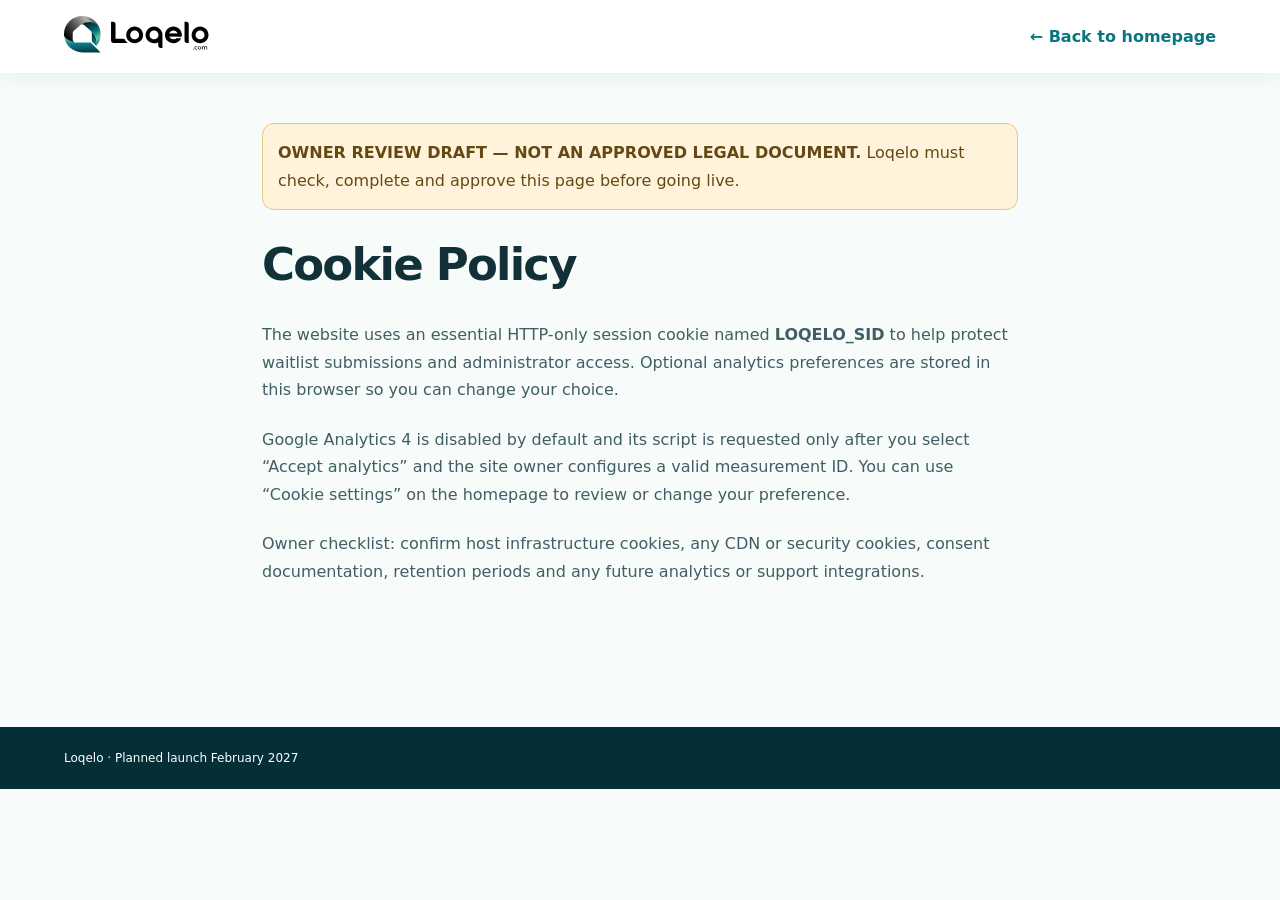
<file: cookie-policy.html>
<!doctype html><html lang="en"><head><meta charset="utf-8"><meta name="viewport" content="width=device-width,initial-scale=1"><meta name="robots" content="noindex,nofollow"><title>Cookie Policy — Owner Review Draft | Loqelo</title><link rel="icon" href="assets/icons/favicon.png"><style>:root{font-family:system-ui,-apple-system,Segoe UI,sans-serif;color:#123038;background:#f7fcfa}*{box-sizing:border-box}body{margin:0}header{padding:16px 5vw;background:white;box-shadow:0 3px 19px #15484915;display:flex;align-items:center;justify-content:space-between}header img{width:145px;height:auto}header a{color:#087681;font-weight:700;text-decoration:none}main{max-width:800px;margin:50px auto;padding:0 22px 70px;line-height:1.72}h1{line-height:1.13;letter-spacing:-.04em;font-size:clamp(30px,5vw,45px)}p{margin-bottom:22px;color:#405e64}.draft{background:#fff4db;border:1px solid #e5c980;padding:15px;border-radius:12px;color:#654913}footer{background:#042f37;color:white;padding:24px 5vw;font-size:12px}</style></head><body><header><a href="/"><img src="assets/logo/loqelo-logo.svg" alt="Loqelo" width="180" height="47"></a><a href="/">← Back to homepage</a></header><main><div class="draft"><strong>OWNER REVIEW DRAFT — NOT AN APPROVED LEGAL DOCUMENT.</strong> Loqelo must check, complete and approve this page before going live.</div><h1>Cookie Policy</h1><p>The website uses an essential HTTP-only session cookie named <strong>LOQELO_SID</strong> to help protect waitlist submissions and administrator access. Optional analytics preferences are stored in this browser so you can change your choice.</p><p>Google Analytics 4 is disabled by default and its script is requested only after you select “Accept analytics” and the site owner configures a valid measurement ID. You can use “Cookie settings” on the homepage to review or change your preference.</p><p>Owner checklist: confirm host infrastructure cookies, any CDN or security cookies, consent documentation, retention periods and any future analytics or support integrations.</p></main><footer>Loqelo · Planned launch February 2027</footer></body></html>
</file>
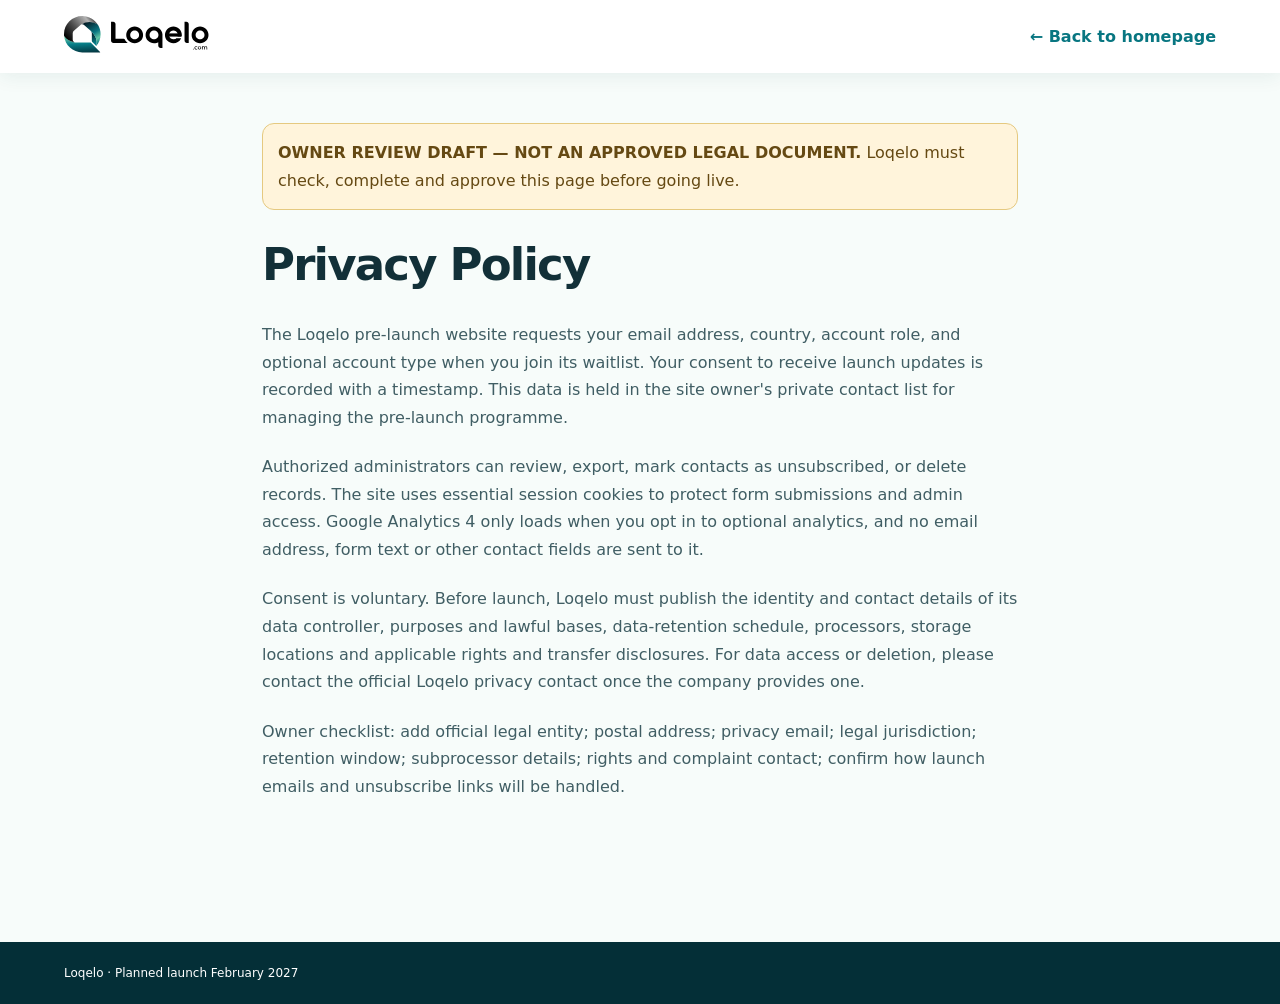
<file: privacy.html>
<!doctype html><html lang="en"><head><meta charset="utf-8"><meta name="viewport" content="width=device-width,initial-scale=1"><meta name="robots" content="noindex,nofollow"><title>Privacy Policy — Owner Review Draft | Loqelo</title><link rel="icon" href="assets/icons/favicon.png"><style>:root{font-family:system-ui,-apple-system,Segoe UI,sans-serif;color:#123038;background:#f7fcfa}*{box-sizing:border-box}body{margin:0}header{padding:16px 5vw;background:white;box-shadow:0 3px 19px #15484915;display:flex;align-items:center;justify-content:space-between}header img{width:145px;height:auto}header a{color:#087681;font-weight:700;text-decoration:none}main{max-width:800px;margin:50px auto;padding:0 22px 70px;line-height:1.72}h1{line-height:1.13;letter-spacing:-.04em;font-size:clamp(30px,5vw,45px)}p{margin-bottom:22px;color:#405e64}.draft{background:#fff4db;border:1px solid #e5c980;padding:15px;border-radius:12px;color:#654913}footer{background:#042f37;color:white;padding:24px 5vw;font-size:12px}</style></head><body><header><a href="/"><img src="assets/logo/loqelo-logo.svg" alt="Loqelo" width="180" height="47"></a><a href="/">← Back to homepage</a></header><main><div class="draft"><strong>OWNER REVIEW DRAFT — NOT AN APPROVED LEGAL DOCUMENT.</strong> Loqelo must check, complete and approve this page before going live.</div><h1>Privacy Policy</h1><p>The Loqelo pre-launch website requests your email address, country, account role, and optional account type when you join its waitlist. Your consent to receive launch updates is recorded with a timestamp. This data is held in the site owner's private contact list for managing the pre-launch programme.</p><p>Authorized administrators can review, export, mark contacts as unsubscribed, or delete records. The site uses essential session cookies to protect form submissions and admin access. Google Analytics 4 only loads when you opt in to optional analytics, and no email address, form text or other contact fields are sent to it.</p><p>Consent is voluntary. Before launch, Loqelo must publish the identity and contact details of its data controller, purposes and lawful bases, data-retention schedule, processors, storage locations and applicable rights and transfer disclosures. For data access or deletion, please contact the official Loqelo privacy contact once the company provides one.</p><p>Owner checklist: add official legal entity; postal address; privacy email; legal jurisdiction; retention window; subprocessor details; rights and complaint contact; confirm how launch emails and unsubscribe links will be handled.</p></main><footer>Loqelo · Planned launch February 2027</footer></body></html>
</file>
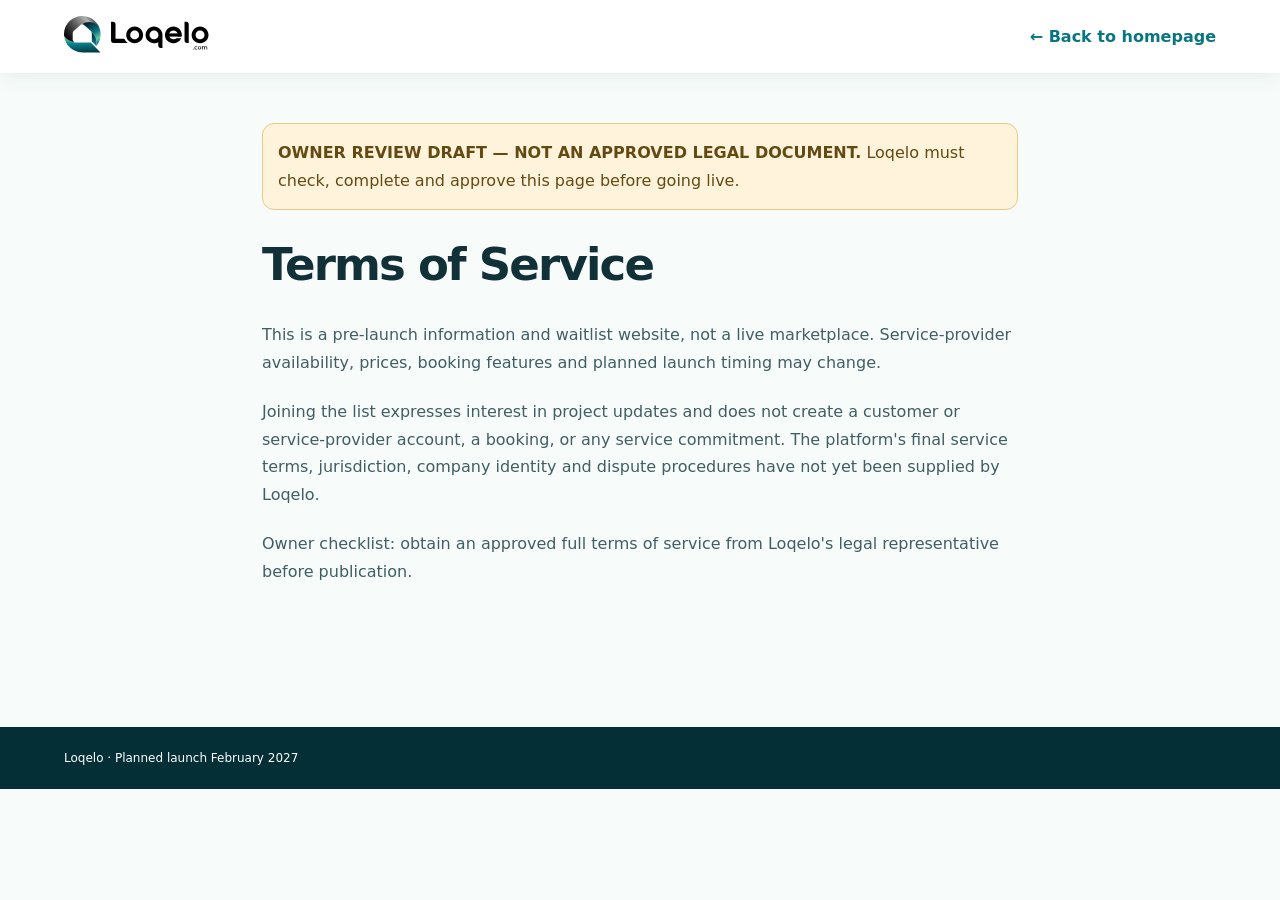
<file: terms.html>
<!doctype html><html lang="en"><head><meta charset="utf-8"><meta name="viewport" content="width=device-width,initial-scale=1"><meta name="robots" content="noindex,nofollow"><title>Terms of Service — Owner Review Draft | Loqelo</title><link rel="icon" href="assets/icons/favicon.png"><style>:root{font-family:system-ui,-apple-system,Segoe UI,sans-serif;color:#123038;background:#f7fcfa}*{box-sizing:border-box}body{margin:0}header{padding:16px 5vw;background:white;box-shadow:0 3px 19px #15484915;display:flex;align-items:center;justify-content:space-between}header img{width:145px;height:auto}header a{color:#087681;font-weight:700;text-decoration:none}main{max-width:800px;margin:50px auto;padding:0 22px 70px;line-height:1.72}h1{line-height:1.13;letter-spacing:-.04em;font-size:clamp(30px,5vw,45px)}p{margin-bottom:22px;color:#405e64}.draft{background:#fff4db;border:1px solid #e5c980;padding:15px;border-radius:12px;color:#654913}footer{background:#042f37;color:white;padding:24px 5vw;font-size:12px}</style></head><body><header><a href="/"><img src="assets/logo/loqelo-logo.svg" alt="Loqelo" width="180" height="47"></a><a href="/">← Back to homepage</a></header><main><div class="draft"><strong>OWNER REVIEW DRAFT — NOT AN APPROVED LEGAL DOCUMENT.</strong> Loqelo must check, complete and approve this page before going live.</div><h1>Terms of Service</h1><p>This is a pre-launch information and waitlist website, not a live marketplace. Service-provider availability, prices, booking features and planned launch timing may change.</p><p>Joining the list expresses interest in project updates and does not create a customer or service-provider account, a booking, or any service commitment. The platform's final service terms, jurisdiction, company identity and dispute procedures have not yet been supplied by Loqelo.</p><p>Owner checklist: obtain an approved full terms of service from Loqelo's legal representative before publication.</p></main><footer>Loqelo · Planned launch February 2027</footer></body></html>
</file>
<file: css/style.css>
/* =====================================================================
   LOQELO | PRE-LAUNCH HERO — STAGE 01
   Tech: semantic HTML5, mobile-first CSS3, vanilla JS; no dependencies.
   Original client design system: Outfit, DM Sans, #077E88, #65C8A6.
   Sections: 01 Fonts & Tokens | 02 Base | 03 Header | 04 Hero |
             05 Slider | 06 Reference Strip | 07 Dialogs | 08 Media.
   ===================================================================== */

/* ---------- 01: Self-hosted fonts & design tokens ---------- */
@font-face { font-family: "Outfit"; src: url("../assets/fonts/Outfit[wght].ttf") format("truetype"); font-style: normal; font-weight: 100 900; font-display: swap; }
@font-face { font-family: "DM Sans"; src: url("../assets/fonts/DMSans[opsz,wght].ttf") format("truetype"); font-style: normal; font-weight: 100 900; font-display: swap; }
:root {
  color-scheme: light;
  --color-ink: #0c2229;
  --color-muted: #52676e;
  --color-quiet: #829299;
  --color-teal: #077e88;
  --color-teal-dark: #05535c;
  --color-mint: #65c8a6;
  --color-white: #fff;
  --color-pale: #effaf9;
  --font-heading: "Outfit", "Avenir Next", "Segoe UI", sans-serif;
  --font-body: "DM Sans", "Avenir Next", "Segoe UI", sans-serif;
  --width-content: 1320px;
  --space-page: clamp(18px, 4vw, 56px);
  --radius-pill: 999px;
  --shadow-button: 0 13px 28px rgba(4, 89, 96, .20);
  --ease-fluid: cubic-bezier(.22,1,.36,1);
  --slide-duration: 6400ms;
  --motion-duration: 15000ms;
}

/* ---------- 02: Resets, helpers and accessible controls ---------- */
*, *::before, *::after { box-sizing: border-box; }
html { scroll-behavior: smooth; }
body { margin: 0; min-width: 0; overflow-x: clip; color: var(--color-ink); font-family: var(--font-body); background: #fff; -webkit-font-smoothing: antialiased; }
button, input, select { font: inherit; }
button { cursor: pointer; }
a { color: inherit; text-decoration: none; }
img, picture, svg { display: block; }
img { max-width: 100%; }
button:focus-visible, a:focus-visible, input:focus-visible, select:focus-visible { outline: 3px solid #13aab3; outline-offset: 4px; }
.container { width: min(calc(100% - var(--space-page) * 2), var(--width-content)); margin-inline: auto; }
.sr-only { position: absolute!important; width: 1px!important; height: 1px!important; padding: 0!important; margin: -1px!important; overflow: hidden!important; clip: rect(0,0,0,0)!important; white-space: nowrap!important; border: 0!important; }
.svg-sprite { position: absolute; width: 0; height: 0; overflow: hidden; }
.icon { width: 18px; height: 18px; flex: none; fill: none; stroke: currentColor; stroke-width: 1.8; stroke-linecap: round; stroke-linejoin: round; }
.button { appearance: none; display: inline-flex; align-items: center; justify-content: center; gap: 14px; border-radius: var(--radius-pill); border: 1px solid transparent; white-space: nowrap; background: transparent; font: 700 13px/1.2 var(--font-body); padding: 13px 20px; transition: background .22s ease, border-color .22s ease, color .22s ease, transform .25s var(--ease-fluid), box-shadow .25s ease; }
.button:hover { transform: translateY(-2px); }
.button--primary { color: #fff; background: linear-gradient(105deg, #086f79, #00545f); box-shadow: var(--shadow-button); }
.button--primary:hover { background: linear-gradient(105deg, #0a8791, #05626a); box-shadow: 0 18px 36px rgba(4,89,96,.26); }
.button--outline { color: #074d58; background: rgba(255,255,255,.93); border-color: #168797; }
.button--outline:hover { background: #fff; border-color: #005b67; }
.button--login { background: #fff; border-color: #e6eded; color: #243c43; box-shadow: 0 8px 20px rgba(7,41,43,.07); }

/* ---------- 03: Header / Navigation ---------- */
.site-header { position: absolute; top: 0; inset-inline: 0; z-index: 40; padding-top: 10px; }
.site-header__inner { display: flex; min-height: 62px; align-items: center; justify-content: space-between; gap: 14px; border-radius: var(--radius-pill); background: rgba(255,255,255,.97); padding: 7px 13px 7px 23px; box-shadow: 0 9px 36px rgba(16,60,60,.06); }
.site-header__brand { display: inline-flex; flex: none; width: clamp(130px, 12.1vw, 178px); align-items: center; }
.site-header__brand img { width: 100%; height: auto; }
.site-nav { display: none; align-items: center; gap: clamp(14px, 1.55vw, 28px); }
.site-nav__link { border: 0; padding: 9px 0; white-space: nowrap; background: transparent; color: #345059; font-family: var(--font-body); font-size: 12px; font-weight: 700; transition: color .2s ease; }
.site-nav__link:hover, .site-nav__link--active { color: var(--color-teal-dark); }
.site-header__actions { margin-left: auto; display: flex; align-items: center; gap: 8px; }
.site-header__cta { display: none; padding: 13px 18px; }
.site-header__cta .icon { width: 16px; }
.site-header__actions .button--login { display: none; }
.language-picker { display: inline-flex; align-items: center; gap: 4px; white-space: nowrap; }
.language-picker .icon { width: 16px; height: 16px; color: #455c62; }
.language-picker__select { appearance: none; border: 0; background: transparent; color: #284149; font-weight: 800; font-size: 12px; cursor: pointer; padding: 8px 4px; }
.site-header__menu-toggle { display: grid; place-items: center; width: 42px; height: 42px; border-radius: 50%; border: 1px solid #dbe8e7; background: #fff; color: #0a525a; }
.site-header__menu-toggle .icon { width: 20px; height: 20px; }
.site-header.is-open .site-nav { display: flex; flex-direction: column; position: absolute; top: calc(100% + 10px); left: var(--space-page); right: var(--space-page); align-items: stretch; gap: 0; padding: 13px 20px; border-radius: 20px; background: #fff; box-shadow: 0 20px 70px rgba(4,44,54,.20); }
.site-header.is-open .site-nav__link { padding: 15px 4px; text-align: left; border-bottom: 1px solid #e8f0ef; font-size: 14px; }
.site-header.is-open .site-nav__link:last-child { border-bottom: 0; }

/* ---------- 04: Hero layered background and fixed-in-place copy ---------- */
.hero { position: relative; isolation: isolate; min-height: 760px; overflow: hidden; background: linear-gradient(110deg, #ecfaf8 0%, #ecf8f7 35%, #c4ddda 100%); }
.hero__slides, .hero__slide, .hero__slide picture, .hero__image { position: absolute; inset: 0; width: 100%; height: 100%; }
.hero__slides { z-index: -3; }
.hero__slide { opacity: 0; visibility: hidden; transition: opacity 1.25s ease, visibility 1.25s; will-change: opacity; }
/* Keep the departing slide visible behind the arriving image until the fade
   completes. This avoids a brief glimpse of the background between slides. */
.hero__slide.is-active { opacity: 1; visibility: visible; z-index: 2; }
.hero__slide.is-exiting { opacity: 1; visibility: visible; z-index: 1; }
.hero__image { object-fit: cover; object-position: center center; transform-origin: 62% 48%; transform: scale(1.025) translate3d(0,0,0); }
.hero__image--home { object-position: 62% 50%; }
.hero__slide.is-active .hero__image,
.hero__slide.is-exiting .hero__image { animation: cinematic-forward var(--motion-duration) ease-in-out infinite alternate; }
/* Deliberate perspective: the landscape appears to move toward the viewer. */
@keyframes cinematic-forward {
  0% { transform: scale(1.03) translate3d(0, 0, 0); }
  50% { transform: scale(1.095) translate3d(-0.9%, -0.35%, 0); }
  100% { transform: scale(1.145) translate3d(-1.6%, -0.65%, 0); }
}
.hero__veil { pointer-events: none; position: absolute; inset: 0; z-index: -1; background: linear-gradient(90deg, rgba(241,251,249,.99) 0%, rgba(242,251,249,.97) 24%, rgba(242,251,249,.8) 41%, rgba(242,251,249,.23) 61%, rgba(242,251,249,0) 77%), linear-gradient(0deg, rgba(15,30,30,.23), transparent 23%); }
.hero__body { position: relative; z-index: 2; padding-top: 118px; padding-bottom: 188px; }
.hero__content { width: min(100%, 625px); }
.hero__eyebrow { margin: 0 0 13px; color: #097884; font-size: clamp(10px, .86vw, 12px); font-weight: 900; letter-spacing: .26em; line-height: 1.6; text-transform: uppercase; }
.hero__title { margin: 0; max-width: 700px; color: #061d28; font-family: var(--font-heading); font-size: clamp(48px, 4.9vw, 74px); font-weight: 750; line-height: .99; letter-spacing: -.058em; }
.hero__title span { white-space: nowrap; }
.hero__title em { font-style: normal; color: #047783; }
.hero__description { max-width: 550px; margin: 18px 0 19px; color: #506770; font-size: clamp(14px, 1.16vw, 18px); line-height: 1.55; font-weight: 450; }
.hero__buttons { display: flex; flex-wrap: wrap; align-items: center; gap: 14px; }
.button--hero { min-height: 53px; padding: 15px 25px; font-size: 14px; }
.button--hero .icon { width: 18px; height: 18px; }
.hero__social-proof { display: flex; align-items: center; gap: 16px; margin-top: 22px; margin-bottom: 8px; }
.hero__avatars { display: flex; align-items: center; padding-left: 0; }
.avatar { width: 35px; height: 35px; display: grid; place-items: center; border: 2px solid #fff; border-radius: 50%; margin-left: -7px; box-shadow: 0 2px 7px rgba(3,34,40,.12); font: 800 12px/1 var(--font-heading); color: #183e44; }
.avatar:first-child { margin-left: 0; }
.avatar--a { background: #edbea3; }.avatar--b { background: #bbd0bb; }.avatar--c { background: #c3c3dc; }.avatar--d { background: #e7d19e; }.avatar--e { background: #9ec6d1; }
.hero__social-proof p { margin: 0; font-size: 12px; line-height: 1.5; color: #465d65; font-weight: 600; }
.hero__service-badge { position: absolute; z-index: 3; top: 30%; right: max(3.2vw,calc((100vw - 1370px)/2)); display: none; align-items: center; gap: 12px; min-width: 270px; padding: 13px 16px; border: 1px solid rgba(255,255,255,.62); border-radius: 18px; background: linear-gradient(180deg, rgba(255,255,255,.92), rgba(255,255,255,.82)); backdrop-filter: blur(14px) saturate(140%); -webkit-backdrop-filter: blur(14px) saturate(140%); box-shadow: 0 18px 45px rgba(3,31,38,.18); }
.hero__service-mark { display: grid; place-items: center; width: 42px; height: 42px; border-radius: 12px; background: linear-gradient(135deg, #0b8795, #0a6770); box-shadow: inset 0 1px 0 rgba(255,255,255,.35); }
.hero__service-mark img { width: 24px; height: 24px; object-fit: contain; }
.hero__service-info { display: grid; gap: 4px; flex: 1; }
.hero__service-info strong { white-space: nowrap; font-size: 14px; font-weight: 800; line-height: 1.1; }
.hero__service-info span { font-size: 11px; color: #61717a; line-height: 1.1; }
.hero__rating { display: flex; gap: 6px; align-self: center; align-items: center; font-size: 11px; font-weight: 700; color: #12323a; }
.hero__rating span { color: #eb901e; letter-spacing: .03em; font-size: 12px; }
.hero__rating b { font-size: 12px; }

/* ---------- 05: Slider thumbnails / arrows / timeline ---------- */
.hero__controls { position: absolute; z-index: 5; bottom: 18px; left: 0; right: 0; display: flex; align-items: center; gap: 12px; }
.hero__arrow { display: grid; flex: none; place-items: center; width: 48px; height: 48px; border: 0; border-radius: 50%; background: rgba(255,255,255,.95); box-shadow: 0 7px 28px rgba(7,38,46,.16); color: #1b454c; transition: transform .2s ease, background .2s ease; }
.hero__arrow:hover { transform: scale(1.07); background: #fff; }
.hero__arrow--prev .icon { transform: rotate(180deg); }
.hero__thumbnails { display: flex; min-width: 0; align-items: stretch; gap: 10px; }
.hero__thumbnail { position: relative; isolation: isolate; overflow: hidden; flex: none; width: clamp(115px, 13.1vw, 201px); height: clamp(65px, 7.1vw, 102px); padding: 0; color: #fff; text-align: left; border: 3px solid rgba(255,255,255,.9); border-radius: 13px; background: #184f4b; box-shadow: 0 8px 20px rgba(0,33,33,.20); transition: border-color .22s ease, transform .22s ease, box-shadow .22s ease; }
.hero__thumbnail:hover { transform: translateY(-3px); }
.hero__thumbnail.is-current { border-color: #f7ffff; outline: 2px solid #047b89; outline-offset: 0; box-shadow: 0 10px 32px rgba(0,74,82,.25); }
.hero__thumbnail picture, .hero__thumbnail img { position: absolute; width: 100%; height: 100%; inset: 0; object-fit: cover; }
.hero__thumbnail::after { position: absolute; z-index: 0; inset: 20% 0 0; content: ""; background: linear-gradient(0deg, rgba(0,0,0,.72),transparent); }
.hero__thumbnail span { position: absolute; z-index: 1; left: 11px; bottom: 8px; font-family: var(--font-body); font-size: clamp(10px, .85vw, 12px); font-weight: 800; text-shadow: 0 1px 8px #0009; white-space: nowrap; line-height: 1; }
.hero__counter { margin-left: auto; white-space: nowrap; color: #fff; font-size: 13px; font-weight: 800; text-shadow: 0 1px 5px rgba(0,0,0,.55); }
.hero__pause { background: rgba(0,0,0,.10); color: #fff; border: 1px solid rgba(255,255,255,.5); width: 27px; height: 27px; flex: none; border-radius: 50%; font-weight: 900; }
.hero__progress { flex: none; width: clamp(70px,8vw,120px); height: 3px; border-radius: 30px; overflow: hidden; background: rgba(255,255,255,.36); }
.hero__progress span { display: block; width: 0; height: 100%; background: #fff; }
.hero.is-playing .hero__progress span { animation: slide-progress var(--slide-duration) linear both; }
@keyframes slide-progress { from { width: 0; } to { width: 100%; } }
.hero.is-paused .hero__slide.is-active .hero__image, .hero.is-paused .hero__slide.is-exiting .hero__image, .hero.is-paused .hero__progress span { animation-play-state: paused; }

/* ---------- 06: Exactly the strip below the hero in the reference ---------- */
.trust-strip { position: relative; background: #fff; border-bottom: 1px solid #e9eeee; }
.trust-strip__inner { display: flex; align-items: center; justify-content: space-between; gap: 28px; min-height: 78px; }
.trust-strip__press { display: flex; align-items: center; gap: clamp(14px,2.35vw,37px); }
.trust-strip__label { white-space: nowrap; color: #72828c; letter-spacing: .17em; font-size: 9px; font-weight: 900; }
.trust-strip__publication { flex: none; white-space: nowrap; color: #677983; opacity: .94; }
.trust-strip__publication--forbes { font: 700 clamp(16px,1.37vw,21px)/1 Georgia,serif; }
.trust-strip__publication--tc { display: flex; align-items: center; gap: 5px; font: 800 12px/1 var(--font-body); }
.trust-strip__publication--tc b { font: 900 22px/1 var(--font-heading); letter-spacing: -.1em; }
.trust-strip__publication--bi { font: 800 11px/.85 Georgia,serif; letter-spacing: .12em; }
.trust-strip__publication--guardian { font: 800 17px/.7 Georgia,serif; text-align: center; letter-spacing: -.06em; }
.trust-strip__publication--bloomberg { font: 700 clamp(12px,1.13vw,17px)/1 Georgia,serif; }
.trust-strip__benefits { display: flex; align-items: center; justify-content: space-between; flex: 1; min-width: 0; gap: clamp(10px,1.6vw,25px); }
.trust-strip__benefit { display: flex; align-items: center; gap: 8px; color: #6b7c83; white-space: nowrap; font-size: 10px; font-weight: 700; }
.trust-strip__icon { display: grid; place-items: center; flex: none; width: 35px; height: 35px; border-radius: 50%; color: #076775; background: #e9f8f6; }
.trust-strip__icon .icon { width: 18px; height: 18px; }

/* ---------- 07: Lightweight native HTML <dialog> previews ---------- */
.modal { width: min(92vw, 490px); max-height: min(90vh, 820px); padding: 28px; border: 1px solid #dce9e7; border-radius: 23px; background: #fff; box-shadow: 0 25px 75px rgba(0,40,48,.25); color: #0d2e32; }
.modal::backdrop { background: rgba(1,25,31,.55); backdrop-filter: blur(5px); }
.modal__header { display: flex; align-items: center; justify-content: space-between; gap: 14px; }
.modal__identity { display: flex; align-items: center; gap: 8px; font: 750 20px var(--font-heading); }
.modal__close { display: grid; place-items: center; width: 40px; height: 40px; border: 0; border-radius: 50%; background: #f1f6f5; color: #28464b; }
.modal__eyebrow { margin: 26px 0 8px; color: #07828e; font-size: 11px; font-weight: 800; letter-spacing: .12em; }
.modal__title { margin: 0; font: 750 clamp(25px,5vw,34px)/1.15 var(--font-heading); letter-spacing: -.035em; }
.modal__description { color: #526a70; font-size: 14px; line-height: 1.55; }
.role-switch { display: flex; padding: 4px; margin: 20px 0; border-radius: 100px; background: #edf6f5; }
.role-switch__button { flex: 1; border: 0; border-radius: 100px; padding: 13px 8px; background: transparent; color: #4a6368; font-weight: 750; font-size: 12px; }
.role-switch__button.is-selected { background: #056c76; color: #fff; box-shadow: 0 7px 15px rgba(3,75,80,.14); }
.waitlist-form { display: grid; gap: 8px; }
.waitlist-form>label:not(.waitlist-form__consent) { margin-top: 6px; font-size: 12px; font-weight: 800; }
.waitlist-form input[type="email"], .waitlist-form select { width: 100%; min-height: 44px; padding: 10px 13px; border: 1px solid #cddbd9; border-radius: 10px; background: #fff; color: #284047; }
.waitlist-form__type { display: flex; gap: 22px; margin: 9px 0; border: 0; padding: 0; }
.waitlist-form__type legend { padding-bottom: 9px; font-size: 12px; font-weight: 800; }
.waitlist-form__type label { font-size: 12px; }
.waitlist-form input[type="checkbox"], .waitlist-form input[type="radio"] { accent-color: var(--color-teal); }
.waitlist-form__consent { display: flex; align-items: flex-start; gap: 8px; font-size: 11px; line-height: 1.6; color: #526870; }
.waitlist-form__consent input { margin-top: 3px; }
.waitlist-form__submit { width: 100%; margin-top: 6px; }
.waitlist-form__status { margin: 10px 0 0; border-left: 3px solid #047984; padding: 10px 12px; background: #e8f8f5; font-size: 12px; color: #22474d; }
.modal--notice { width: min(92vw,430px); text-align: center; padding: 36px; }
.modal__close--absolute { float: right; margin: -16px -16px 0 0; }
.modal__notice-logo { margin: 14px auto 0; }
.modal__notice-button { margin: 8px auto 0; }

/* ---------- 08: Responsive: mobile-first enhancements ---------- */
@media (min-width: 600px) {
  .hero { min-height: 720px; }
  .hero__body { padding-top: 128px; }
  .hero__title { font-size: clamp(59px, 4.9vw, 74px); }
  .hero__thumbnails { gap: 12px; }
  .hero__controls { bottom: 18px; }
  .site-header__cta { display: inline-flex; }
}
@media (min-width: 900px) {
  .site-header__inner { min-height: 71px; }
  .site-header__actions .button--login { display: none; }
  .hero { min-height: clamp(690px, 40.8vw, 735px); }
  .hero__body { padding-top: clamp(110px, 7.4vw, 140px); padding-bottom: 186px; }
  .hero__description { margin-top: 24px; }
  .hero__service-badge { display: flex; }
}
@media (min-width: 1080px) {
  .site-header__inner { display: grid; grid-template-columns: auto 1fr auto; align-items: center; }
  .site-nav { display: flex; justify-self: center; }
  .site-header__actions { justify-self: end; }
  .site-header__menu-toggle { display: none; }
  .site-header__actions .button--login { display: inline-flex; }
}
@media (min-width: 1200px) {
  .site-header { padding-top: 9px; }
  .site-nav { gap: clamp(15px,1.4vw,26px); }
  .site-nav__link { font-size: 12px; }
  .hero__body { padding-top: clamp(120px, 8.3vw, 154px); }
}
@media (max-width: 1199px) {
  .trust-strip__inner { flex-wrap: wrap; justify-content: center; padding-top: 18px; padding-bottom: 18px; gap: 18px; }
  .trust-strip__benefits { flex: none; }
  .trust-strip__press { justify-content: center; flex-wrap: wrap; }
}
@media (max-width: 1099px) {
    .hero__service-badge { right: 20px; top: 28%; min-width: 235px; padding: 11px 13px; }
  .hero__service-info strong { font-size: 13px; }
  .hero__rating span, .hero__rating b { font-size: 11px; }
}
@media (max-width: 899px) {
  .hero__veil { background: linear-gradient(90deg, rgba(242,252,250,.98),rgba(242,252,250,.9) 48%, rgba(242,252,250,.43) 78%, rgba(242,252,250,.16)); }
  .hero__service-badge { display: none; }
  .hero__description { max-width: 485px; }
  .hero__controls { justify-content: center; }
  .hero__counter, .hero__pause, .hero__progress { display: none; }
  .trust-strip__benefits { flex-wrap: wrap; justify-content: center; }
}
@media (max-width: 599px) {
  .site-header { padding-top: 10px; }
  .site-header__inner { min-height: 60px; border-radius: 36px; padding: 5px 9px 5px 15px; }
  .site-header__brand { width: 133px; }
  .site-header__actions { gap: 5px; }
  .site-header__cta, .site-header__actions .button--login { display: none; }
  .language-picker .icon { width: 15px; }
  .hero { min-height: 790px; }
  .hero__slide .hero__image { object-position: 74% 48%; }
  .hero__slide .hero__image--home { object-position: 70% 50%; }
  .hero__veil { background: linear-gradient(180deg,rgba(239,250,249,.98) 0%,rgba(239,250,249,.94) 30%,rgba(239,250,249,.76) 57%,rgba(239,250,249,.08) 100%); }
  .hero__body { padding-top: 114px; padding-bottom: 160px; }
  .hero__eyebrow { font-size: 9px; margin-bottom: 15px; letter-spacing: .15em; }
  .hero__title { font-size: clamp(40px, 10.35vw, 58px); max-width: 100%; }
  .hero__title span { white-space: normal; }
  .hero__description { font-size: clamp(13px,3.5vw,15px); margin: 19px 0 20px; max-width: 385px; }
  .hero__buttons { align-items: stretch; flex-direction: column; gap: 10px; max-width: 295px; }
  .button--hero { justify-content: space-between; width: 100%; min-height: 49px; padding: 13px 19px; font-size: 12px; }
  .hero__social-proof { margin-top: 20px; gap: 12px; }
  .hero__social-proof p { font-size: 10px; }
  .avatar { width: 31px; height: 31px; margin-left: -8px; font-size: 10px; }
  .hero__controls { left: var(--space-page); right: var(--space-page); width: auto; margin: 0; bottom: 21px; gap: 7px; }
  .hero__arrow { width: 33px; height: 33px; }
  .hero__arrow .icon { width: 15px; height: 15px; }
  .hero__thumbnails { flex: 1; justify-content: space-between; gap: 6px; }
  .hero__thumbnail { width: calc((100% - 12px)/3); min-width: 0; height: clamp(60px,15.5vw,83px); border-width: 2px; border-radius: 8px; }
  .hero__thumbnail span { font-size: clamp(8px,2.1vw,10px); left: 5px; bottom: 6px; }
  .trust-strip__inner { padding-top: 17px; padding-bottom: 21px; }
  .trust-strip__press { gap: 12px 17px; }
  .trust-strip__label { width: 100%; text-align: center; }
  .trust-strip__publication--forbes { font-size: 16px; }
  .trust-strip__publication--tc { font-size: 10px; }
  .trust-strip__publication--tc b { font-size: 17px; }
  .trust-strip__publication--bi { font-size: 8px; }
  .trust-strip__publication--guardian { font-size: 13px; }
  .trust-strip__publication--bloomberg { font-size: 12px; }
  .trust-strip__benefits { width: 100%; gap: 10px 13px; }
  .trust-strip__benefit { font-size: 9px; gap: 5px; }
  .trust-strip__icon { width: 27px; height: 27px; }
  .trust-strip__icon .icon { width: 15px; height: 15px; }
  .modal { padding: 21px; }
}
@media (max-width: 390px) {
  .hero__title { font-size: 39px; }
  .hero__social-proof p { font-size: 9px; }
  .hero__controls { gap: 4px; }
  .hero__arrow { width: 28px; height: 28px; }
  .hero__thumbnail span { font-size: 7px; }
}
@media (prefers-reduced-motion: reduce) {
  *,*::before,*::after { scroll-behavior: auto!important; }
  .hero__slide { transition-duration: 0s!important; }
  .hero__image--home { object-position: 62% 50%; }
.hero__slide.is-active .hero__image { animation: none!important; transform: none!important; }
  .hero__progress span { animation: none!important; }
  .button, .hero__arrow, .hero__thumbnail { transition: none!important; }
}

/* Avoid one-line headline clipping between phone and tablet sizes. */
@media (min-width: 600px) and (max-width: 760px) { .hero__title span { white-space: normal; } }

/* ---------- 09: Hero device showcase (all desktop hero slides) ---------- */
.hero__device-showcase {
  position: absolute;
  z-index: 2;
  right: max(1.2vw, calc((100vw - 1370px) / 2));
  top: clamp(238px, 19vw, 322px);
  width: min(32vw, 452px);
  pointer-events: none;
  opacity: 1;
  transform: translateY(0) scale(1);
  transition: opacity .45s ease, transform .45s ease;
}
.hero__device-stage { position: relative; min-height: clamp(278px, 28vw, 382px); }
.hero__device {
  position: absolute;
  max-width: 100%;
  height: auto;
  filter: drop-shadow(0 16px 26px rgba(1, 29, 36, .16));
}
.hero__device--laptop {
  top: 0;
  right: 48px;
  width: clamp(314px, 27vw, 392px);
}
.hero__device--mobile {
  right: 6px;
  bottom: 0;
  width: clamp(88px, 6.8vw, 118px);
  z-index: 2;
}
.hero__process-card {
  position: absolute;
  z-index: 3;
  display: grid;
  gap: 3px;
  min-width: 102px;
  max-width: 124px;
  padding: 7px 8px;
  border-radius: 12px;
  background: rgba(255,255,255,.94);
  border: 1px solid rgba(255,255,255,.82);
  box-shadow: 0 12px 24px rgba(6, 43, 49, .12);
  backdrop-filter: blur(12px);
  -webkit-backdrop-filter: blur(12px);
}
.hero__process-card strong { font: 800 9px/1.16 var(--font-heading); color: #0c2229; }
.hero__process-card small { font: 600 7px/1.28 var(--font-body); color: #5a7076; }
.hero__process-step {
  display: inline-grid;
  place-items: center;
  width: 16px;
  height: 16px;
  border-radius: 50%;
  background: #0a858f;
  color: #fff;
  font: 800 7px/1 var(--font-heading);
}
.hero__process-card--brief { left: 0; top: 22px; animation: processCardA 6.2s ease-in-out infinite; }
.hero__process-card--offers { right: 26px; bottom: 36px; animation: processCardB 6.2s ease-in-out infinite .7s; }
.hero__process-pulse {
  position: absolute;
  left: 16px;
  bottom: 8px;
  z-index: 3;
  display: inline-flex;
  align-items: center;
  gap: 8px;
  padding: 7px 11px;
  border-radius: 999px;
  background: rgba(8, 111, 121, .94);
  color: #fff;
  font: 800 9px/1.1 var(--font-body);
  box-shadow: 0 10px 18px rgba(2, 58, 65, .16);
}
.hero__process-dot {
  width: 8px;
  height: 8px;
  border-radius: 50%;
  background: #91f1d3;
  box-shadow: 0 0 0 0 rgba(145,241,211,.55);
  animation: processPulse 1.8s ease-out infinite;
}
@keyframes processCardA {
  0%,100% { transform: translateY(0); opacity: .96; }
  50% { transform: translateY(-5px); opacity: 1; }
}
@keyframes processCardB {
  0%,100% { transform: translateY(0); opacity: .96; }
  50% { transform: translateY(5px); opacity: 1; }
}
@keyframes processPulse {
  0% { box-shadow: 0 0 0 0 rgba(145,241,211,.65); }
  70% { box-shadow: 0 0 0 10px rgba(145,241,211,0); }
  100% { box-shadow: 0 0 0 0 rgba(145,241,211,0); }
}

@media (max-width: 1199px) {
  .hero__device-showcase {
    width: min(33vw, 372px);
    top: 222px;
    right: 14px;
  }
  .hero__device-stage { min-height: 246px; }
  .hero__device--laptop { width: min(300px, 28vw); right: 42px; }
  .hero__device--mobile { width: min(94px, 7.6vw); right: 8px; bottom: 6px; }
  .hero__process-card { min-width: 88px; max-width: 106px; padding: 6px 7px; }
  .hero__process-card strong { font-size: 8px; }
  .hero__process-card small { font-size: 6.8px; }
  .hero__process-card--offers { right: 18px; bottom: 30px; }
  .hero__process-pulse { left: 10px; bottom: -2px; font-size: 8px; padding: 6px 10px; }
}
@media (max-width: 899px) {
  .hero__device-showcase { display: none; }
}
</file>
<file: css/how-it-works.css>
/* ====================================================================
   LOQELO / STAGE 02 — VIDEO AND HOW IT WORKS
   This stylesheet is intentionally section-scoped. The original header,
   hero and reference trust strip in style.css remain unchanged.

   Design: two equal landscape cards, dark video image on the left and
   light ivory/mint customer journey card on the right. Mobile first.
   ==================================================================== */

.story-steps {
  padding-block: clamp(28px, 4.4vw, 64px) clamp(42px, 5.2vw, 76px);
  background: #fff;
}
.story-steps__shell {
  display: grid;
  grid-template-columns: minmax(0, 1fr);
  gap: clamp(16px, 1.8vw, 24px);
}
/* -----------------------------------
   LEFT: video thumbnail and controls
   ----------------------------------- */
.story-video {
  position: relative;
  isolation: isolate;
  overflow: hidden;
  min-height: 338px;
  border-radius: 14px;
  color: white;
  background: #132e30;
  box-shadow: 0 10px 28px rgba(11,39,43,.10);
}
.story-video__picture,
.story-video__image,
.story-video__shade { position: absolute; inset: 0; width: 100%; height: 100%; }
.story-video__picture { z-index: -2; }
.story-video__image { object-fit: cover; object-position: 59% center; }
.story-video__shade {
  z-index: -1;
  background: linear-gradient(90deg, rgba(6,26,35,.91) 0%,rgba(6,26,35,.76) 32%,rgba(7,24,28,.32) 70%,rgba(7,24,28,.1) 100%),
              linear-gradient(0deg,rgba(0,21,24,.22),transparent 40%);
}
.story-video__copy { position: relative; padding: clamp(24px, 3vw, 38px); max-width: min(75%, 440px); }
.story-video__eyebrow,.journey__eyebrow {
  margin: 0 0 9px;
  font-family: var(--font-body);
  font-size: 10px;
  line-height: 1.3;
  font-weight: 850;
  letter-spacing: .19em;
}
.story-video__eyebrow { color: #dbf6ed; }
.story-video__headline {
  margin: 0;
  max-width: 320px;
  font: 750 clamp(26px, 2.6vw, 38px)/1.045 var(--font-heading);
  letter-spacing: -.052em;
  text-wrap: balance;
}
.story-video__description {
  margin: clamp(15px, 2.1vw, 25px) 0 0;
  max-width: 310px;
  font: 450 clamp(13px, 1.1vw, 15px)/1.5 var(--font-body);
  color: #f1f7f5;
}
.story-video__center-play {
  position: absolute;
  top: 49%; left: 71%;
  transform: translate(-50%,-50%);
  width: clamp(58px, 6.5vw, 83px);
  height: clamp(58px, 6.5vw, 83px);
  display: grid; place-items: center;
  border: 6px solid rgba(255,255,255,.58);
  border-radius: 50%;
  color: #047583;
  background: #fff;
  box-shadow: 0 12px 38px rgba(0,28,37,.28);
  transition: transform .2s ease, box-shadow .2s ease;
  cursor: pointer;
}
.story-video__center-play:hover { transform: translate(-50%,-50%) scale(1.07); box-shadow: 0 16px 45px rgba(0,28,37,.37); }
.story-video__center-play svg { width: 27px; height: 27px; margin-left: 3px; }
.story-video__watch {
  position: absolute;
  bottom: clamp(20px, 2.1vw, 29px);
  left: clamp(24px, 3vw, 38px);
  display: inline-flex; align-items: center; gap: 9px;
  padding: 7px 16px 7px 8px;
  min-height: 43px;
  border: 1px solid #86bbc1;
  border-radius: 999px;
  color: #fff;
  background: rgba(3, 102, 117, .87);
  box-shadow: 0 9px 28px rgba(0,21,30,.22);
  font: 700 12px/1 var(--font-body);
  transition: background .2s ease, transform .2s ease;
}
.story-video__watch:hover { background: #067d8c; transform: translateY(-2px); }
.story-video__watch-icon { width: 27px; height: 27px; display: grid; place-items: center; border-radius: 50%; background:#fff;color:#066979; }
.story-video__watch-icon svg { width: 14px; height: 14px; margin-left: 2px; }
.story-video__duration { font-weight: 500; opacity: .93; }

/* -----------------------------------
   RIGHT: four-step marketplace journey
   ----------------------------------- */
.journey {
  position: relative;
  isolation: isolate;
  overflow: hidden;
  min-height: 338px;
  border-radius: 14px;
  padding: clamp(24px, 2.6vw, 36px) clamp(18px, 2.5vw, 36px);
  background: linear-gradient(115deg,#f5fbfa 0%,#f8fcfb 60%,#eaf9f6 100%);
}
.journey::after { content:""; pointer-events:none; position:absolute; width:210px;height:210px;right:-98px;top:-125px;border-radius:50%;background:rgba(112,213,195,.08);z-index:-1; }
.journey__eyebrow { color: #087d89; }
.journey__heading {
  margin: 0;
  color: #0c2229;
  font: 750 clamp(23px, 2.05vw, 33px)/1.12 var(--font-heading);
  letter-spacing: -.047em;
}
.journey__list {
  display:grid;
  grid-template-columns: repeat(2,minmax(0,1fr));
  gap: 23px 12px;
  padding:0;
  margin: clamp(24px, 2.7vw, 35px) 0 0;
  list-style:none;
}
.journey__step { position:relative; min-width:0; text-align:center; }
.journey__icon-wrap {
  position:relative;
  z-index:1;
  display:grid;place-items:center;
  width:74px;height:74px;
  margin:0 auto 13px;
  border:1px solid #e1f0ee;
  border-radius:50%;
  background:#fff;
  box-shadow: 0 11px 25px rgba(21,88,91,.06);
}
.journey__icon { width:40px;height:40px;color:#027e8b; }
.journey__brand-icon { width:43px;height:43px;object-fit:contain; }
.journey__number {
  position:absolute;top:-10px;right:-5px;
  display:grid;place-items:center;
  width:28px;height:28px;
  border-radius:50%;
  background:#057e8c;
  color:#fff;
  border:2px solid #f4fbf9;
  font:800 11px/1 var(--font-body);
}
.journey__number--mint {background:#249f87;}
.journey__title { margin:0 0 8px; color:#0c2229; font:800 13px/1.2 var(--font-body); }
.journey__description { margin:0 auto;max-width:170px;color:#5b7278;font:450 11px/1.36 var(--font-body); }

/* -----------------------------------
   Native dialog for client-owned MP4
   ----------------------------------- */
.video-modal {
  width:min(94vw,1100px);
  max-height:92dvh;
  margin:auto;padding:0;
  border:1px solid rgba(255,255,255,.24);
  border-radius:17px;
  background:#061e23;
  color:#fff;
  overflow:hidden;
  box-shadow:0 24px 80px rgba(0,0,0,.35);
}
.video-modal::backdrop {background:rgba(1,15,21,.78);backdrop-filter:blur(7px);}
.video-modal__frame {max-height:92dvh;overflow:auto;}
.video-modal__header {display:flex;align-items:center;justify-content:space-between;gap:16px;padding:10px 12px 10px 22px;font:650 13px/1.5 var(--font-body);}
.video-modal__close {display:grid;place-items:center;width:39px;height:39px;flex:none;color:#fff;border:1px solid #42636a;border-radius:50%;background:#193840;cursor:pointer;}
.video-modal__close svg {width:19px;height:19px;}
.video-modal__player {display:block;width:100%;height:auto;max-height:calc(92dvh - 62px);aspect-ratio:16 / 9;background:#091d24;}

/* -----------------------------------
   Responsive scaling / 2x2 -> 4-step
   ----------------------------------- */
@media (min-width: 700px) {
  /* Keep the cards stacked on tablets so each of the four steps
     remains comfortably readable and touch accessible. */
  .story-video,.journey {min-height:clamp(310px,27vw,370px);}
  .journey__list {grid-template-columns:repeat(4,minmax(0,1fr));gap:5px;}
  .journey__step:not(:first-child)::before {
    content:"";position:absolute;top:37px;right:calc(50% + 42px);width:calc(100% - 84px);
    border-top:2px dotted rgba(10,141,151,.24);
  }
  .journey__icon-wrap {width:65px;height:65px;margin-bottom:12px;}
  .journey__step:not(:first-child)::before {top:32px;right:calc(50% + 37px);width:calc(100% - 74px);}
  .journey__icon {width:34px;height:34px;}
  .journey__brand-icon {width:37px;height:37px;}
  .journey__number {width:25px;height:25px;top:-10px;right:-6px;font-size:10px;}
  .journey__title {font-size:clamp(10px, .83vw, 12px);}
  .journey__description {font-size:clamp(9px, .74vw, 11px);}
}
@media (min-width: 1000px) {
  .story-steps__shell {grid-template-columns:minmax(0,1fr) minmax(0,1fr);}
}
@media (min-width: 1120px) {
  .story-video,.journey {min-height:clamp(325px,25vw,367px);}
  .journey__icon-wrap {width:77px;height:77px;}
  .journey__step:not(:first-child)::before {top:39px;right:calc(50% + 44px);width:calc(100% - 88px);}
  .journey__icon {width:40px;height:40px;}
  .journey__brand-icon {width:44px;height:44px;}
  .journey__title {font-size:12px;}
  .journey__description {font-size:11px;}
  .journey__number {width:29px;height:29px;}
}
@media (max-width: 699px) {
  .story-video__copy {max-width:min(82%,430px);}
  .story-video__center-play {left:77%;top:57%;width:65px;height:65px;}
  .journey__heading {max-width:450px;}
  .journey {padding-bottom:30px;}
}
@media (max-width: 410px) {
  .story-video {min-height:352px;}
  .story-video__copy {max-width:85%;}
  .story-video__headline {font-size:27px;}
  .story-video__center-play {left:79%;top:57%;width:58px;height:58px;}
  .journey__title {font-size:12px;}
  .journey__description {font-size:10px;}
}
@media (prefers-reduced-motion:reduce) {
  .story-video__center-play,.story-video__watch {transition:none;}
}
</file>
<file: css/categories.css>
/* ===================================================================
   LOQELO / STAGE 04 — POPULAR SERVICE CATEGORIES
   Scoped component stylesheet. Previous section styles are not edited.
   Mobile-first: 2 columns -> 3 columns -> 5 columns (10 visible cards).
   Client assets: original Pixabay-licensed UI photos and Loqelo SVG icons.
   =================================================================== */

.categories {
  padding-block: clamp(32px, 3.2vw, 48px) clamp(55px, 5.5vw, 85px);
  background: linear-gradient(115deg, #fff 0%, #fff 78%, #f2faf8 100%);
  scroll-margin-top: 30px;
}
.categories__inner { position: relative; }
.categories__heading-row {
  display: flex;
  align-items: flex-end;
  justify-content: space-between;
  flex-wrap: wrap;
  gap: 16px;
  margin-bottom: clamp(14px, 1.4vw, 21px);
}
.categories__eyebrow {
  margin: 0 0 7px;
  font: 850 10px/1.2 var(--font-body);
  letter-spacing: .2em;
  color: #077e88;
}
.categories__heading {
  margin: 0;
  color: var(--color-ink, #0c2229);
  font: 700 clamp(24px, 2.1vw, 34px)/1.12 var(--font-heading);
  letter-spacing: -.04em;
}
.categories__view-all {
  display: inline-flex;
  align-items: center;
  gap: 8px;
  padding: 7px 0;
  border: 0;
  background: transparent;
  color: #007785;
  font: 800 clamp(11px, .91vw, 13px)/1.3 var(--font-body);
  white-space: nowrap;
  transition: gap .2s ease, color .2s ease;
}
.categories__view-all:hover { gap: 14px; color: #004d56; }
.categories__arrow { width: 18px; height: 18px; }
.categories__grid {
  display: grid;
  grid-template-columns: repeat(2, minmax(0, 1fr));
  gap: clamp(12px, 1.4vw, 21px);
  padding: 0;
  margin: 0;
  list-style: none;
}
.categories__item { min-width: 0; }
.category-card {
  display: flex;
  flex-direction: column;
  width: 100%;
  height: 100%;
  min-width: 0;
  overflow: hidden;
  padding: 0;
  border: 1px solid #edf3f2;
  border-radius: 17px;
  background: #fff;
  color: var(--color-ink, #0c2229);
  text-align: left;
  box-shadow: 0 8px 25px rgba(22, 68, 69, .085);
  transition: transform .3s cubic-bezier(.22, 1, .36, 1), box-shadow .3s ease, border-color .3s ease;
}
.category-card:hover,
.category-card:focus-visible {
  transform: translateY(-5px);
  box-shadow: 0 16px 35px rgba(12, 61, 66, .15);
  border-color: #c0e5dc;
}
.category-card__media {
  position: relative;
  display: block;
  width: 100%;
  aspect-ratio: 1.42;
  overflow: hidden;
  background: #d5e3dd;
}
.category-card__media picture,
.category-card__image { display: block; width: 100%; height: 100%; }
.category-card__image {
  object-fit: cover;
  object-position: center;
  transition: transform .6s cubic-bezier(.2,.7,.25,1);
}
.category-card:hover .category-card__image { transform: scale(1.065); }
.category-card__details {
  display: flex;
  align-items: center;
  gap: clamp(9px, .95vw, 13px);
  padding: clamp(12px, 1.1vw, 16px);
  flex: 1;
  min-height: 96px;
}
.category-card__icon {
  display: grid;
  place-items: center;
  flex: 0 0 42px;
  width: 42px;
  height: 42px;
  border-radius: 50%;
  background: #087c88;
  box-shadow: 0 3px 8px rgba(5, 90, 97, .15);
}
.category-card__icon img { display: block; width: 21px; height: 21px; }
.category-card__copy { display: grid; gap: 3px; min-width: 0; }
.category-card__title {
  display: block;
  font: 750 clamp(13px, 1.12vw, 17px)/1.18 var(--font-heading);
  color: #09232b;
}
.category-card__description {
  display: block;
  font: 450 clamp(11px, .87vw, 13px)/1.45 var(--font-body);
  color: #78898e;
  text-wrap: pretty;
}
@media (min-width: 700px) {
  .categories__grid { grid-template-columns: repeat(3, minmax(0, 1fr)); }
}
@media (min-width: 1100px) {
  .categories__grid { grid-template-columns: repeat(5, minmax(0, 1fr)); }
}
@media (max-width: 430px) {
  .category-card__details { align-items: flex-start; gap: 8px; min-height: 91px; padding: 12px 9px; }
  .category-card__icon { flex-basis: 31px; width: 31px; height: 31px; }
  .category-card__icon img { width: 18px; height: 18px; }
  .category-card__title { font-size: 12px; }
  .category-card__description { font-size: 10px; line-height: 1.35; }
}
@media (prefers-reduced-motion: reduce) {
  .category-card, .category-card__image, .categories__view-all { transition: none; }
}

/* The final card is an enquiry invitation, not a newly invented
   guaranteed category. Uses the original logo and CSS-only shapes. */
.category-card__media--brand {
  display: flex;
  align-items: center;
  justify-content: center;
  isolation: isolate;
  background: linear-gradient(140deg, #072c32 0%, #086772 61%, #5dc4ad 100%);
}
.category-card__brand-mark {
  position: relative;
  z-index: 2;
  width: clamp(48px, 5.2vw, 74px);
  height: auto;
  filter: drop-shadow(0 9px 12px rgba(0,0,0,.2));
}
.category-card__brand-shape {
  position: absolute;
  width: 135px;
  aspect-ratio: 1;
  border: 1px solid rgba(255,255,255,.23);
  border-radius: 38% 62% 60% 40%;
  transform: rotate(24deg);
}
.category-card__brand-shape--first { inset: -40% auto auto -15%; }
.category-card__brand-shape--second { inset: auto -27% -55% auto; width: 180px; }
.category-card__brand-caption {
  position: absolute;
  bottom: 13px;
  left: 10px;
  right: 10px;
  color: rgba(255,255,255,.92);
  font: 750 clamp(7px, .62vw, 9px)/1.4 var(--font-body);
  letter-spacing: .16em;
  text-align: center;
}
.category-card--other .category-card__icon {
  background: #e7f8f4;
}
.category-card--other .category-card__icon img { width: 27px; height: 27px; }
@media (min-width: 700px) and (max-width: 1099px) {
  .category-card__details { min-height: 92px; }
}

.categories__view-all { cursor: pointer; }
.categories__item.is-hidden { display: none; }
.categories__grid.is-expanded .categories__item { animation: categoriesReveal .35s ease; }
@keyframes categoriesReveal {
  from { opacity: 0; transform: translateY(8px); }
  to { opacity: 1; transform: translateY(0); }
}
</file>
<file: css/waitlist.css>
/* ============================================================================
   LOQELO / STAGE 05: Audience cards, waitlist, February 2027 ribbon
   Original HTML and styles of Stages 01–04 are intentionally untouched.
   Mobile-first, semantic components, locally hosted media, no dependencies.
   ============================================================================ */

/* Shared scope: typography and reset only within these new sections. */
.audience-section, .prelaunch, .launch-band { font-family: var(--font-body, 'DM Sans', sans-serif); }
.audience-section { padding: clamp(26px, 3.4vw, 48px) 0 16px; background: #fff; }
.audience-section__inner { display: grid; grid-template-columns: minmax(0, 1fr); gap: 20px; }
.audience-card { position: relative; isolation: isolate; min-height: clamp(270px, 43vw, 370px); overflow: hidden; background: #e7f4f2; border: 1px solid #e4f1ee; border-radius: 16px; box-shadow: 0 5px 21px rgba(8,67,70,.04); }
.audience-card--provider { background: #eef7f5; }
.audience-card__visual { display: block; position: absolute; z-index: -2; inset: 0 0 0 35%; }
.audience-card__visual img { width: 100%; height: 100%; object-fit: cover; object-position: 50% center; }
.audience-card__shade { position: absolute; z-index: -1; inset: 0; pointer-events: none; background: linear-gradient(90deg,#f0fbf9 0%,#ecf7f5 28%,rgba(236,248,246,.88) 44%,rgba(240,249,247,0) 77%); }
.audience-card--provider .audience-card__shade { background: linear-gradient(90deg,#f0f8f7 0%,#edf7f5 28%,rgba(240,250,247,.84) 44%,rgba(240,250,247,0) 77%); }
.audience-card__copy { width: min(60%,360px); position: relative; z-index: 1; padding: clamp(22px,3vw,36px); }
.audience-card__label { margin: 0 0 9px; color: #087a83; font-size: clamp(9px,.72vw,11px); font-weight: 850; line-height: 1.2; letter-spacing: .19em; }
.audience-card__title { margin: 0 0 13px; font: 750 clamp(24px,2.9vw,39px)/1.06 var(--font-heading,'Outfit',sans-serif); letter-spacing: -.055em; color: #0c2229; }
.audience-card__text { margin: 0 0 18px; max-width: 288px; font-size: clamp(12px,1.05vw,15px); line-height: 1.49; color: #536a70; }
.audience-card__cta { display: inline-flex; align-items: center; justify-content: space-between; gap: 16px; min-height: 41px; padding: 10px 16px; color: #fff; background: #08727b; border: none; border-radius: 999px; font-size: clamp(11px,.93vw,13px); font-weight: 800; box-shadow: 0 10px 19px rgba(1,89,95,.19); white-space: nowrap; transition: background .2s ease,transform .2s ease; }
.audience-card__cta:hover { transform: translateY(-2px); background: #045962; }
.audience-card__cta svg { width: 17px; height: 17px; stroke: currentColor; stroke-width: 1.9; stroke-linecap: round; stroke-linejoin: round; fill: none; flex-shrink: 0; }
.audience-panel { position: absolute; z-index: 1; right: clamp(12px,2.2vw,26px); top: 26px; pointer-events: none; }
.audience-panel--customer { width: min(43%, 280px); }
.audience-panel--provider { width: min(40%, 250px); top: 34px; right: clamp(12px,2.8vw,38px); }
.audience-service-list { list-style: none; margin: 0; padding: 10px; border-radius: 16px; background: rgba(255,255,255,.97); border: 1px solid rgba(10,94,97,.12); box-shadow: 0 16px 36px rgba(7,64,67,.12); }
.audience-service-item { display: flex; align-items: center; gap: 10px; min-height: 45px; padding: 8px 10px; border-radius: 12px; background: #ffffff; color: #21363d; font-size: 13px; font-weight: 700; box-shadow: 0 1px 0 rgba(0,0,0,.03) inset; opacity: .58; transform: scale(.965); animation: service-sequence 8s infinite; }
.audience-service-item + .audience-service-item { margin-top: 7px; }
.audience-service-item:nth-child(1) { animation-delay: 0s; }
.audience-service-item:nth-child(2) { animation-delay: 2s; }
.audience-service-item:nth-child(3) { animation-delay: 4s; }
.audience-service-item:nth-child(4) { animation-delay: 6s; }
.audience-service-icon { display: grid; place-items: center; width: 26px; height: 26px; border-radius: 50%; background: #e5f6f3; color: #0a7d84; font-size: 13px; font-weight: 900; flex: none; }
.provider-minihead { padding: 12px 14px 10px; border-radius: 16px 16px 0 0; background: rgba(255,255,255,.97); border: 1px solid rgba(10,94,97,.12); border-bottom: none; font-size: 13px; font-weight: 800; color: #223840; box-shadow: 0 16px 36px rgba(7,64,67,.12); }
.provider-minihead small { display: block; margin-top: 2px; color: #758a91; font-size: 10px; font-weight: 700; }
.provider-chart { display: flex; align-items: end; gap: 8px; padding: 14px 14px 12px; border-inline: 1px solid rgba(10,94,97,.12); background: rgba(255,255,255,.97); box-shadow: 0 16px 36px rgba(7,64,67,.12); }
.provider-bar { display: block; width: 12px; border-radius: 10px 10px 4px 4px; background: linear-gradient(180deg, #9fded7 0%, #0d8b95 100%); transform-origin: bottom center; animation: provider-bars 2.8s ease-in-out infinite; }
.provider-bar:nth-child(1) { height: 16px; animation-delay: 0s; }
.provider-bar:nth-child(2) { height: 28px; animation-delay: .2s; }
.provider-bar:nth-child(3) { height: 20px; animation-delay: .4s; }
.provider-bar:nth-child(4) { height: 40px; animation-delay: .6s; }
.provider-bar:nth-child(5) { height: 24px; animation-delay: .8s; }
.provider-bar:nth-child(6) { height: 52px; animation-delay: 1s; }
.provider-bar:nth-child(7) { height: 32px; animation-delay: 1.2s; }
.provider-bar:nth-child(8) { height: 44px; animation-delay: 1.4s; }
.provider-metrics { display: flex; gap: 8px; flex-wrap: wrap; padding: 0 14px 14px; border: 1px solid rgba(10,94,97,.12); border-top: none; border-radius: 0 0 16px 16px; background: rgba(255,255,255,.97); box-shadow: 0 16px 36px rgba(7,64,67,.12); }
.provider-pill { display: inline-flex; align-items: center; min-height: 28px; padding: 6px 10px; border-radius: 999px; background: #eaf8f6; color: #0c7078; font-size: 11px; font-weight: 800; animation: metric-pulse 3s ease-in-out infinite; }
.provider-pill:nth-child(2) { animation-delay: 1.2s; }
@keyframes service-sequence {
  0%, 78%, 100% { opacity: .58; transform: scale(.965); background: #fff; box-shadow: 0 1px 0 rgba(0,0,0,.03) inset; }
  8%, 20% { opacity: 1; transform: scale(1.035); background: #f2fbfa; box-shadow: 0 12px 22px rgba(6,114,122,.14); }
  28%, 70% { opacity: .7; transform: scale(.985); }
}
@keyframes provider-bars {
  0%, 100% { transform: scaleY(.75); filter: brightness(.98); }
  50% { transform: scaleY(1.16); filter: brightness(1.08); }
}
@keyframes metric-pulse {
  0%, 100% { transform: scale(.98); box-shadow: none; }
  50% { transform: scale(1.05); box-shadow: 0 8px 18px rgba(6,114,122,.14); }
}

/* Pale sea-glass section with decorative, non-content corner shapes. */
.prelaunch { position: relative; isolation: isolate; overflow: hidden; background: linear-gradient(115deg,#f2faf8 0%,#e9f8f5 47%,#eefaf7 100%); padding: clamp(29px,4vw,56px) 0; scroll-margin-top: 24px; }
.prelaunch__decor { position:absolute; z-index:-1; border-radius: 50%; pointer-events:none; }
.prelaunch__decor--one { width: 420px; height:420px; left:-300px; bottom:-305px; box-shadow:0 0 0 64px rgba(40,179,171,.13),0 0 0 118px rgba(12,128,133,.06); background:linear-gradient(135deg,#0b8993,#0c696e); transform:rotate(-22deg) skewX(-12deg); }
.prelaunch__decor--two { width:420px;height:420px;right:-275px;top:-265px;background:rgba(77,185,167,.055);box-shadow:0 0 0 46px rgba(50,158,145,.045); }
.prelaunch__content { display: grid; gap: 22px; grid-template-columns: minmax(0,1fr); align-items: center; }
.prelaunch__intro { min-width:0; }
.prelaunch__eyebrow { color:#137986; font-size: 10px; font-weight: 850; letter-spacing:.18em; margin:0 0 8px; }
.prelaunch__title { font: 750 clamp(27px,3.3vw,43px)/1.04 var(--font-heading,'Outfit',sans-serif); margin:0 0 15px; letter-spacing:-.055em; color:#0c2229; max-width:360px; }
.prelaunch__subtitle { font-size:clamp(12px,1.02vw,15px);line-height:1.55;color:#596d75;max-width:355px;margin:0; }
.prelaunch__forms { display:grid;grid-template-columns:minmax(0,1fr);align-items:stretch;gap:14px; }
.signup-card { padding: 22px 18px 18px; border-radius:14px; background:rgba(255,255,255,.96); border:1px solid #e1ece9; box-shadow:0 12px 27px rgba(30,84,85,.075); min-width:0; }
.signup-card__head { display:flex;align-items:center;gap:10px;margin-bottom:15px; }
.signup-card__icon { display:grid;place-items:center;flex:none;width:37px;height:37px;border-radius:50%;background:#e1f5f3;color:#0e8190; }
.signup-card__icon svg { width:20px;height:20px; }
.signup-card__head strong { display:block;font:750 14px/1.2 var(--font-heading,'Outfit',sans-serif);color:#102d35; }
.signup-card__head small {display:block;color:#6b8086;font-size:10px;line-height:1.3;margin-top:2px; }
.signup-card > label { display:block; margin:9px 0 5px; color:#4b6067;font-size:11px;font-weight:650; }
.signup-card input[type="email"], .signup-card select { width:100%;min-width:0;min-height:39px;border:1px solid #dce7e7;border-radius:6px;padding:8px 10px;color:#16343b;background:#fff;font-size:12px; }
.signup-card input::placeholder {color:#96a2a7;}
.signup-card__type {border:0;margin:10px 0 11px;padding:0;display:flex;gap:7px;justify-content:center; }
.signup-card__type label {flex:1; cursor:pointer;white-space:nowrap;font-size:10px;color:#62757b;text-align:center; }
.signup-card__type input { accent-color:#087781; margin:0 3px 0 0;vertical-align:middle; }
.signup-card__submit { width:100%;min-height:40px;display:flex;align-items:center;justify-content:center;gap:10px;border:0;border-radius:999px;background:linear-gradient(115deg,#077782,#00616c);color:#fff;font-size:11px;font-weight:800;padding:9px 10px;box-shadow:0 5px 12px rgba(2,100,110,.12);transition:filter .2s, transform .2s; }
.signup-card__submit:hover { filter:brightness(1.08);transform:translateY(-2px); }
.signup-card__submit[disabled] {opacity:.58;cursor:progress; }
.signup-card__submit svg {width:15px;height:15px;stroke:currentColor;fill:none;stroke-width:1.8;stroke-linecap:round;stroke-linejoin:round;}
.signup-card__result {border-left:3px solid #087d85;margin:11px 0 0;padding:8px 10px;color:#1c4e51;background:#ecfaf7;font-size:11px;line-height:1.4;}
.prelaunch__consent {align-self:center;max-width:280px;}
.prelaunch__consent-label {display:flex;gap:10px;align-items:flex-start;color:#50676e;font-size:clamp(11px,.84vw,13px);line-height:1.55;cursor:pointer;}
.prelaunch__consent-label input {width:17px;height:17px;margin:2px 0 0;flex:0 0 17px;accent-color:#087b88;}
.prelaunch__privacy {font-size:10px;line-height:1.5;margin:11px 0 0 27px;color:#829399;}

/* The screenshot's four timer boxes are retained, but they count to the
   START OF FEBRUARY, not an invented official launch day. */
.launch-band { position:relative;isolation:isolate;overflow:hidden;background:linear-gradient(115deg,#01484f 0%,#032e35 51%,#04333a 100%);color:#fff; }
.launch-band__shine {position:absolute;z-index:-1;opacity:.23;pointer-events:none;border-radius:55%;border:30px solid #1db9ac;transform:rotate(-22deg); }
.launch-band__shine--left {width:220px;height:120px;left:-70px;bottom:-62px;}
.launch-band__shine--right {width:290px;height:160px;right:-180px;top:-75px;}
.launch-band__inner { display:grid;grid-template-columns: 78px 1fr;align-items:center;gap:14px 18px;padding-block:clamp(20px,2.5vw,35px); }
.launch-band__brand-art {display:flex;align-items:center;justify-content:center;}
.launch-band__brand-art img {max-width:80px;width:100%;height:auto;filter:drop-shadow(0 12px 20px rgba(0,0,0,.2));}
.launch-band__eyebrow {margin:0 0 5px;color:#b8e8e0;font-weight:800;letter-spacing:.2em;font-size:9px; }
.launch-band__title {font:750 clamp(30px,3.4vw,46px)/1.06 var(--font-heading,'Outfit',sans-serif);letter-spacing:-.035em;margin:0 0 5px;}
.launch-band__subtitle {color:#d4e6e4;font-size:12px;line-height:1.4;margin:0;}
.launch-band__countdown {display:grid;grid-template-columns:repeat(4,minmax(0,1fr));gap:6px;grid-column:1/-1;max-width:490px;width:100%; }
.launch-band__unit {min-width:0;border:1px solid rgba(230,251,247,.33);border-radius:7px;background:rgba(255,255,255,.065);text-align:center;padding:13px 4px 10px;}
.launch-band__unit strong {font:700 clamp(19px,3vw,31px)/1.05 var(--font-heading,'Outfit',sans-serif);font-variant-numeric:tabular-nums;display:block;}
.launch-band__unit span {display:block;color:#d0e0de;font-size:10px;margin-top:5px;}
.launch-band__disclaimer {grid-column:1/-1;margin:3px 0 0;font-size:10px;color:#b2d4d1;line-height:1.3;}

@media (min-width:650px) {
 .prelaunch__forms {grid-template-columns:repeat(2,minmax(0,1fr));}
 .launch-band__inner {grid-template-columns:120px 1fr;gap:18px 24px;}
}
@media (min-width:900px) {
 .audience-section__inner {grid-template-columns:repeat(2,minmax(0,1fr));gap:18px;}
 .audience-card {min-height:clamp(245px,21vw,290px);}
 .audience-card__copy {padding:clamp(20px,2vw,32px);width:min(57%,365px);}
 .audience-card__visual {left:40%;}
 .audience-card__title {font-size:clamp(26px,2.35vw,37px);}
 .audience-card__text {font-size:clamp(11px,.94vw,14px);}
 .prelaunch__content {grid-template-columns:minmax(215px,.82fr) minmax(0,1.78fr);gap:clamp(18px,2vw,32px);}
 .prelaunch__consent {grid-column:2;max-width:none;}
 .launch-band__inner {grid-template-columns:140px minmax(240px,1fr) minmax(360px,470px);gap:24px;}
 .launch-band__countdown {grid-column:auto;max-width:none;}
}
@media (min-width:1200px) {
 .audience-card {min-height:270px;}
 .prelaunch__content {grid-template-columns:minmax(250px,.9fr) minmax(0,1.95fr) minmax(175px,.58fr);gap:clamp(15px,1.5vw,24px);}
 .prelaunch__consent {grid-column:auto;}
 .signup-card {padding:20px 16px 16px;}
 .signup-card__head strong {font-size:15px;}
 .audience-card__copy {width:56%;}
}
@media (min-width:1680px) {
 .audience-card {min-height:295px;}
 .audience-card__copy {padding:32px;}
}
@media (max-width:430px) {
 .audience-card {min-height:330px;}
 .audience-card__copy {width:70%;padding:22px 15px;}
 .audience-card__title {font-size:26px;}
 .audience-card__text {font-size:12px;}
 .audience-card__cta {font-size:10px;min-height:38px;padding:8px 12px;gap:9px;}
 .audience-card__visual {inset-inline-start:30%;}
 .audience-card__shade {background:linear-gradient(90deg,rgba(239,251,248,.98) 0%,rgba(239,251,248,.95) 33%,rgba(239,251,248,.73) 53%,rgba(239,251,248,0) 100%);}
 .prelaunch__content {gap:18px;}
}
@media (prefers-reduced-motion:reduce) {
 .audience-card__cta, .signup-card__submit, .audience-service-item, .provider-bar, .provider-pill {transition:none!important; animation:none!important;}
}

.signup-card__result[hidden] { display: none; }

@media (max-width: 1060px) {
 .audience-panel--customer { width: min(42%, 230px); top: 18px; right: 16px; }
 .audience-panel--provider { width: min(39%, 210px); top: 22px; right: 16px; }
 .audience-service-item { min-height: 39px; font-size: 11px; }
 .provider-minihead { font-size: 11px; }
 .provider-bar { width: 10px; }
}
@media (max-width: 760px) {
 .audience-card__copy { width: 68%; }
 .audience-panel--customer { width: 42%; top: 12px; right: 12px; }
 .audience-panel--provider { width: 40%; top: 16px; right: 12px; }
 .audience-service-list { padding: 7px; border-radius: 12px; }
 .audience-service-item { min-height: 31px; gap: 7px; padding: 4px 7px; font-size: 9px; border-radius: 9px; }
 .audience-service-icon { width: 18px; height: 18px; font-size: 9px; }
 .provider-minihead { padding: 8px 10px 7px; border-radius: 12px 12px 0 0; font-size: 9px; }
 .provider-minihead small { font-size: 8px; }
 .provider-chart { gap: 5px; padding: 9px 10px 8px; }
 .provider-bar { width: 7px; }
 .provider-metrics { gap: 5px; padding: 0 10px 10px; border-radius: 0 0 12px 12px; }
 .provider-pill { min-height: 20px; padding: 4px 7px; font-size: 8px; }
}
@media (max-width: 560px) {
 .audience-panel { display: none; }
 .audience-card__copy { width: 72%; }
}
</file>
<file: css/audience-refinement.css>
/* ========================================================================
   LOQELO STAGE 05 / AUDIENCE IMAGE + MINI-PANEL REFINEMENT — V3
   ------------------------------------------------------------------------
   Only audience cards are changed here. All approved hero, video, services,
   signup, and launch components retain their original styles and behaviour.
   Images: clean, user-supplied two-scene artwork, split and self-hosted.
   Mini UI: separate DOM elements (not text baked into a photo).
   ======================================================================== */

/* Full-width background (previous versions left only 60% of photo visible).
   The user-provided composite already includes the intended pale left fade. */
.audience-card__visual { inset: 0; z-index: -2; }
.audience-card__visual img {
  width: 100%;
  height: 100%;
  object-fit: cover;
  object-position: 50% 42%;
}
.audience-card__shade,
.audience-card--provider .audience-card__shade {
  background: linear-gradient(90deg, rgba(239,250,249,.22), transparent 55%);
}

/* Keep headline on the open left side and keep cards comfortably tall. */
.audience-card__copy { width: min(56%, 365px); }
.audience-card { min-height: 302px; }

/* Flush placement at the exact right/bottom edge of each card. The parent
   applies rounded clipping; the panel has only a rounded top-left corner. */
.audience-card .audience-panel,
.audience-card .audience-panel--customer,
.audience-card .audience-panel--provider {
  display: block;
  top: auto;
  right: 0;
  bottom: 0;
  left: auto;
  width: clamp(160px, 14vw, 190px);
  max-width: 39%;
  padding: 0;
  border-radius: 14px 0 0 0;
  overflow: hidden;
  filter: drop-shadow(-6px -6px 15px rgba(7,58,65,.10));
  pointer-events: none;
}

.audience-card .audience-service-list {
  margin: 0;
  padding: 7px;
  border: 1px solid rgba(14,103,110,.12);
  border-radius: 13px 0 0 0;
  background: rgba(255,255,255,.96);
  box-shadow: none;
}
.audience-card .audience-service-item {
  min-height: 25px;
  margin: 0;
  padding: 4px 5px;
  gap: 6px;
  border-radius: 7px;
  font-size: 9px;
  line-height: 1.1;
  font-weight: 750;
  white-space: nowrap;
  box-shadow: none;
}
.audience-card .audience-service-item + .audience-service-item { margin-top: 3px; }
.audience-card .audience-service-icon {
  width: 20px;
  height: 20px;
  font-size: 10px;
  border-radius: 6px;
}

/* Provider panel: deliberately illustrative, without invented usage counts. */
.audience-card .provider-minihead {
  border-radius: 13px 0 0 0;
  padding: 8px 10px 6px;
  box-shadow: none;
  font-size: 10px;
  line-height: 1.25;
}
.audience-card .provider-minihead small { font-size: 8px; }
.audience-card .provider-chart {
  min-height: 48px;
  gap: 5px;
  padding: 4px 12px 4px;
  align-items: end;
  box-shadow: none;
}
.audience-card .provider-bar { width: 9px; max-height: 42px; }
.audience-card .provider-bar:nth-child(1) { height: 14px; }
.audience-card .provider-bar:nth-child(2) { height: 24px; }
.audience-card .provider-bar:nth-child(3) { height: 19px; }
.audience-card .provider-bar:nth-child(4) { height: 33px; }
.audience-card .provider-bar:nth-child(5) { height: 25px; }
.audience-card .provider-bar:nth-child(6) { height: 40px; }
.audience-card .provider-bar:nth-child(7) { height: 29px; }
.audience-card .provider-bar:nth-child(8) { height: 36px; }
.audience-card .provider-metrics {
  padding: 0 8px 8px;
  gap: 4px;
  border-radius: 0;
  box-shadow: none;
}
.audience-card .provider-pill {
  min-height: 20px;
  padding: 3px 6px;
  font-size: 8px;
  white-space: nowrap;
}

/* Medium screens: stack the cards rather than squeeze two into narrow slots.
   In the stacked composition, use a roomier 200px mini panel. */
@media (min-width: 900px) and (max-width: 1119px) {
  .audience-section__inner { grid-template-columns: minmax(0, 1fr); }
  .audience-card { min-height: 310px; }
  .audience-card .audience-panel { width: 198px; }
}
@media (min-width: 1120px) {
  .audience-card { min-height: clamp(285px, 23vw, 325px); }
  .audience-card__copy { width: min(57%,355px); }
  .audience-card .audience-panel { width: clamp(160px,14vw,190px); }
}
@media (max-width: 899px) {
  .audience-card__copy { width: 57%; }
  .audience-card .audience-panel { width: 190px; max-width: 43%; }
}
@media (max-width: 560px) {
  .audience-card { min-height: 325px; }
  .audience-card__copy { width: 70%; }
  .audience-card__visual img { object-position: 52% 46%; }
  .audience-card--provider .audience-card__visual img { object-position: 30% 46%; }
  .audience-card--provider .audience-card__title { font-size: 24px; }
  /* Reserve a few pixels between the CTA and the lower-right panel. */
  .audience-card--provider .audience-card__cta { font-size: 9px; gap: 6px; padding-inline: 10px; }
  .audience-card .audience-panel { display: block; width: 154px; max-width: 44%; }
  .audience-card .audience-service-item { font-size: 8px; gap: 3px; min-height: 22px; }
  .audience-card .audience-service-icon { width: 16px; height: 16px; font-size: 9px; }
  .audience-card .provider-minihead { font-size: 9px; padding: 6px 8px 5px; }
  .audience-card .provider-chart { min-height: 40px; gap: 4px; padding-inline: 8px; }
  .audience-card .provider-bar { width: 7px; }
  .audience-card .provider-metrics { padding: 0 5px 6px; }
  .audience-card .provider-pill { font-size: 7px; padding: 2px 4px; }
}
@media (prefers-reduced-motion: reduce) {
  .audience-card .audience-service-item,
  .audience-card .provider-bar,
  .audience-card .provider-pill { animation: none !important; transform: none !important; }
}
</file>
<file: css/platform-preview.css>
/* ===========================================================================
   LOQELO • Stage 06: Why Choose Us / Platform Preview / Stories
   Everything below is namespaced to avoid changing approved stage 01–05 styles.
   Mobile-first, no libraries, accessible focus/reduced-motion.
   =========================================================================== */
.overview { position:relative; padding: clamp(32px,3.9vw,56px) 0 clamp(35px,4vw,58px); background: radial-gradient(ellipse at 99% 48%,rgba(205,239,233,.22),transparent 45%), #fff; color:var(--color-ink); }
.overview__inner { display:grid; gap:clamp(22px,3vw,42px); }
.overview__row { display:grid; gap:18px; min-width:0; }
.overview__heading {min-width:0; display:flex; flex-direction:column; align-items:flex-start;}
.overview__eyebrow { color:#087d86; font:850 clamp(10px,.8vw,12px)/1.35 var(--font-body); letter-spacing:.18em; margin:0 0 10px; }
.overview__heading h2 { margin:0; font: 750 clamp(24px,2.1vw,34px)/1.06 var(--font-heading); letter-spacing:-.052em; max-width:325px; }
.overview__intro {max-width:250px; margin:10px 0 12px; color:#647a80; font-size:clamp(12px,.95vw,14px); line-height:1.55;}
.overview__value-grid,.overview__screens-grid {min-width:0; display:grid;grid-template-columns:repeat(2,minmax(0,1fr)); gap:12px; }
.value-tile { display:flex;gap:12px;min-width:0;align-items:flex-start;border:1px solid #eaf1ef;border-radius:15px;padding:clamp(13px,1.3vw,19px);background:#fff;box-shadow:0 6px 20px rgba(13,71,74,.055);transition:transform .25s ease,box-shadow .25s ease; }
.value-tile:hover { transform:translateY(-3px);box-shadow:0 12px 29px rgba(13,71,74,.09); }
.value-tile__icon {width:44px;height:44px;flex:none;display:grid;place-items:center;border-radius:14px;background:#e8f7f4;}
.value-tile__icon img {display:block;width:26px;height:26px;object-fit:contain;}
.value-tile__copy {min-width:0;}
.value-tile h3 {margin:2px 0 8px;font:800 clamp(12px,.94vw,15px)/1.17 var(--font-heading);letter-spacing:-.02em;}
.value-tile p {margin:0;color:#71858a;font:500 clamp(10px,.8vw,12px)/1.48 var(--font-body);}
.overview__outline-link { display:inline-flex; align-items:center;gap:13px;border:1px solid #0c8390;border-radius:999px;color:#087782;background:white;padding:10px 17px;min-height:40px;font-size:12px;font-weight:800;transition:background .2s, transform .2s; }
.overview__outline-link:hover {transform:translateY(-2px);background:#e7f7f4;}
.platform-tile {display:flex;flex-direction:column;overflow:hidden;min-width:0;padding:0;text-align:left;border:1px solid #e9f0ef;background:#fff;border-radius:13px;cursor:pointer;box-shadow:0 8px 19px rgba(9,74,77,.065);transition:transform .24s,box-shadow .24s;}
.platform-tile:hover {transform:translateY(-4px);box-shadow:0 16px 35px rgba(9,74,77,.12);}
.platform-tile__image {position:relative;isolation:isolate;height:clamp(108px,12vw,160px);overflow:hidden;display:block;background:#edf6f3;}
.platform-tile__image picture,.platform-tile__image picture img{display:block;width:100%;height:100%;}
.platform-tile__image picture img{object-fit:cover;object-position:center top;}
.platform-tile__zoom {position:absolute;z-index:2;right:9px;top:9px;width:25px;height:25px;border-radius:50%;display:grid;place-items:center;background:#ffffffe5;color:#04717d;font-size:16px;opacity:0;transition:opacity .2s;}
.platform-tile:hover .platform-tile__zoom,.platform-tile:focus-visible .platform-tile__zoom {opacity:1;}
.platform-tile__caption {display:flex;flex-direction:column;gap:3px;padding:11px 12px 13px;min-height:59px;}
.platform-tile__caption strong{color:#0b2931;font:750 clamp(12px,.9vw,14px)/1.18 var(--font-heading);}
.platform-tile__caption small{color:#71838b;font:500 clamp(10px,.78vw,12px)/1.3 var(--font-body);}
.platform-tile__image--phones {display:flex;align-items:flex-end;justify-content:center;gap:0;background:linear-gradient(135deg,#d5e7e4 0%,#f0f7f4 70%,#e0f2ec);}
.platform-phone {width:29%;height:94%;overflow:hidden;border:3px solid #18313a;border-bottom:0;border-radius:19px 19px 0 0;background:#fff;box-shadow:0 0 0 1px #ffffff, 0 10px 25px #092b3440;transform:rotate(-7deg) translateX(19px) translateY(9px);display:block;}
.platform-phone--front{transform:rotate(7deg) translateX(-15px) translateY(5px);z-index:1;}
.platform-phone img{display:block;width:100%;height:auto;}
.overview__heading--stories{position:relative;}
.overview__story-arrows {display:flex;gap:8px;margin-top:14px;}
.overview__story-arrow {border:1px solid #e3efec;display:grid;place-items:center;width:32px;height:32px;color:#0a5963;background:#fff;border-radius:50%;font-size:23px;line-height:1;transition:background .2s;}
.overview__story-arrow:hover {background:#e8f8f5;}
.overview__story-track {display:grid;grid-auto-columns:minmax(260px,1fr);grid-auto-flow:column;overflow-x:auto;gap:13px;min-width:0;scroll-snap-type:x mandatory;scrollbar-width:none;padding:3px 1px 10px;}
.overview__story-track::-webkit-scrollbar{display:none;}
.story-tile {scroll-snap-align:start;position:relative;min-height:143px;border:1px solid #e6f0ed;background:#fff;border-radius:14px;padding:19px 17px 14px;display:flex;flex-direction:column;box-shadow:0 6px 22px rgba(9,74,77,.06);}
.story-tile__quote {color:#526770;margin:0 0 auto;font:500 13px/1.45 var(--font-body);padding-right:8px;}
.story-tile__bottom {display:flex;align-items:center;gap:9px;margin-top:13px;}
.story-tile__symbol {display:grid;place-items:center;flex:none;width:33px;height:33px;border-radius:50%;background:#edf9f6;}
.story-tile__symbol img {width:23px;height:23px;object-fit:contain;}
.story-tile__bottom div {display:flex;flex-direction:column;gap:2px;}
.story-tile__bottom strong {font-size:12px;line-height:1.2;}
.story-tile__bottom div>span {color:#788b90;font-size:10px;}
.story-tile__demo {position:absolute;top:12px;right:12px;font-size:8px;letter-spacing:.09em;font-weight:800;color:#0a8690;background:#e9f9f4;border-radius:999px;padding:5px 7px;}
.overview__placeholder-note {margin:-17px 0 0;color:#71858b;font-size:11px;line-height:1.4;}
@media (min-width:760px) {
 .overview__row {grid-template-columns:minmax(185px,24%) minmax(0,1fr);gap:24px;align-items:start;}
 .overview__value-grid,.overview__screens-grid{grid-template-columns:repeat(4,minmax(0,1fr));gap:11px;}
 .value-tile {padding:13px 10px;flex-direction:column;gap:8px;min-height:140px;}
 .value-tile__icon{width:38px;height:38px;}
 .overview__story-track {grid-auto-columns:minmax(210px,1fr);}
 .overview__placeholder-note{margin-top:-20px; padding-left:calc(24% + 24px);}
 .overview__story-arrows {margin-top:auto;padding-top:19px;}
}
@media (min-width:1120px) {
 .overview__row {grid-template-columns:minmax(220px,24%) minmax(0,1fr);gap:28px;}
 .value-tile {flex-direction:row;align-items:flex-start;gap:10px;min-height:121px;padding:15px 12px;}
 .value-tile__icon{width:42px;height:42px;}
 .platform-tile__image{height:145px;}
 .overview__story-track {grid-auto-columns:minmax(0,1fr);}
 .overview__placeholder-note{padding-left:calc(24% + 28px);}
}
@media (max-width:440px){
 .overview__value-grid{gap:8px;}
 .value-tile {flex-direction:column;gap:7px;min-height:152px;}
 .platform-tile__caption{padding:11px 8px;}
 .overview__story-track{grid-auto-columns:minmax(235px,88%);}
}
/* Full-screen native dialog: no external dependencies. */
.preview-modal {width:min(94vw,1070px);height:min(92vh,920px);max-width:none;max-height:none;overflow:hidden;border:1px solid #dbece7;border-radius:20px;padding:0;background:#fff;box-shadow:0 30px 80px #001f2c50;color:#0c2930;}
.preview-modal::backdrop{background:rgba(3,25,33,.72);backdrop-filter:blur(6px);}
.preview-modal__panel{display:flex;flex-direction:column;height:100%;min-height:0;}
.preview-modal__top{display:flex;justify-content:space-between;align-items:center;gap:12px;padding:15px clamp(15px,3vw,25px);border-bottom:1px solid #e4edeb;}
.preview-modal__top div{display:flex;flex-direction:column;gap:5px;}
.preview-modal__eyebrow{letter-spacing:.15em;color:#0a7c85;font-size:10px;font-weight:800;}
.preview-modal__top strong{font-family:var(--font-heading);font-size:19px;}
.preview-modal__close{display:grid;place-items:center;width:38px;height:38px;flex:none;border:0;border-radius:50%;background:#ecf7f4;color:#0b5662;font-size:24px;}
.preview-modal__photo{background:#e8f2ee;overflow:auto;flex:1;min-height:0;display:flex;align-items:flex-start;justify-content:center;padding:16px;}
.preview-modal__photo img{display:block;max-width:100%;width:auto;height:auto;margin:0 auto;border-radius:8px;box-shadow:0 7px 25px #072e3333;}
.preview-modal__footer {display:flex;justify-content:space-between;align-items:center;padding:13px clamp(15px,3vw,25px);border-top:1px solid #e4edeb;gap:10px;font-weight:700;font-size:12px;}
.preview-modal__footer button{border:1px solid #d9eae7;background:#f6fbfa;border-radius:999px;color:#076b73;padding:10px 13px;font-size:12px;font-weight:800;}
@media(prefers-reduced-motion:reduce){.overview *, .overview *::before,.overview *::after {transition:none!important;scroll-behavior:auto!important;}}
</file>
<file: css/faq-cta.css>
/* ===========================================================================
   LOQELO — STAGE 07 / FAQ & FINAL CTA
   Added without modifying previously approved sections.
   Mobile-first, semantic details/summary, self-hosted assets, BEM classes.
   =========================================================================== */
.faq-finale { background:#fff; padding:clamp(22px,3.3vw,54px) 0 clamp(28px,4.5vw,62px); font-family:var(--font-body,"DM Sans",sans-serif); }
.faq-finale__inner { display:grid; gap:clamp(14px,1.35vw,20px); }
.faq-finale__panel { isolation:isolate; position:relative; min-width:0; overflow:hidden; border-radius:clamp(17px,2vw,24px); background:linear-gradient(110deg,#06383d 0%,#002e34 54%,#003c41 100%); display:grid; grid-template-columns:minmax(0,1fr); align-items:center; padding:clamp(22px,3.1vw,42px); gap:clamp(20px,3.5vw,48px); box-shadow:0 15px 38px rgba(0,48,54,.14); }
.faq-finale__panel::after { content:""; position:absolute; z-index:-1; right:-12%; bottom:-135px; width:380px; aspect-ratio:1; border:1px solid rgba(75,211,195,.15); border-radius:50%; box-shadow:0 0 0 40px rgba(0,136,140,.08),0 0 0 90px rgba(60,208,188,.035); }
.faq-finale__copy { position:relative; z-index:2; min-width:0; }
.faq-finale__eyebrow { color:#b8ddda; letter-spacing:.19em; font-size:clamp(9px,.73vw,11px); line-height:1.3; font-weight:800; margin:0 0 10px; }
.faq-finale__heading { color:#fff; font:750 clamp(26px,2.55vw,39px)/1.075 var(--font-heading,"Outfit",sans-serif); letter-spacing:-.047em; margin:0 0 12px; }
.faq-finale__intro { color:#c4d9d8; font-size:clamp(12px,1vw,14px); line-height:1.48; max-width:335px; margin:0 0 16px; }
.faq-finale__all { border:0; background:#fff; color:#10323a; border-radius:999px; display:inline-flex; align-items:center; gap:13px; min-height:42px; padding:11px 18px; font-size:12px; font-weight:800; transition:transform .2s ease,background .2s ease; }
.faq-finale__all:hover { transform:translateY(-2px); background:#eaf8f5; }
.faq-finale__all svg,.faq-cta__button svg { width:17px; height:17px; fill:none; stroke:currentColor; stroke-width:1.8; stroke-linecap:round; stroke-linejoin:round; flex-shrink:0; }
.faq-finale__questions { position:relative; z-index:2; display:grid; gap:6px; min-width:0; align-self:stretch; align-content:center; }
.faq-item { border:1px solid rgba(216,252,245,.24); background:rgba(255,255,255,.038); border-radius:10px; color:#fff; transition:background .2s,border-color .2s; }
.faq-item[open] { background:rgba(16,123,125,.23); border-color:rgba(135,229,218,.46); }
.faq-item summary { list-style:none; cursor:pointer; display:flex; align-items:center; justify-content:space-between; gap:10px; min-height:46px; padding:12px 15px; font-size:clamp(12px,.99vw,14px); font-weight:750; line-height:1.3; }
.faq-item summary::-webkit-details-marker { display:none; }
.faq-item summary:focus-visible,.faq-finale__all:focus-visible,.faq-cta__button:focus-visible { outline:3px solid #74cabb; outline-offset:3px; }
.faq-item__plus { position:relative; display:block; width:19px; height:19px; flex:none; }
.faq-item__plus::before,.faq-item__plus::after { content:""; display:block; position:absolute; left:3px; top:9px; width:13px; height:2px; border-radius:1px; background:#f0ffff; transition:transform .2s ease; }
.faq-item__plus::after { transform:rotate(90deg); }
.faq-item[open] .faq-item__plus::after { transform:rotate(0); }
.faq-item p { margin:0; padding:0 15px 16px; max-width:630px; color:#c0e2dc; font-size:12px; line-height:1.6; }
.faq-finale__extra { display:grid; gap:6px; }
.faq-finale__extra[hidden] { display:none!important; }
.faq-finale__art { position:absolute; pointer-events:none; width:clamp(160px,26vw,355px); height:auto; right:clamp(-145px,-7vw,-45px); bottom:clamp(-150px,-11vw,-72px); z-index:1; transform:rotate(-15deg); opacity:.69; filter:drop-shadow(-12px 8px 22px rgba(0,20,24,.32)); }
/* Banner below FAQ - same spacious, image-led reference composition. */
.faq-cta { position:relative; isolation:isolate; display:grid; grid-template-columns:1fr; overflow:hidden; border-radius:clamp(17px,2vw,24px); min-height:260px; background:linear-gradient(115deg,#e4f4ef,#f1f9f6 72%,#e7f5f0); border:1px solid #e3f0ed; }
.faq-cta__visual { position:relative; width:100%; height:160px; display:block; overflow:hidden; }
.faq-cta__visual img { width:100%; height:100%; display:block; object-fit:cover; object-position: center center; }
.faq-cta__visual::after { content:""; pointer-events:none; position:absolute; inset:0; background:linear-gradient(0deg,#eaf7f3 0%,transparent 40%); }
.faq-cta__content { position:relative; z-index:2; align-self:center; padding:5px clamp(20px,3vw,44px) 25px; min-width:0; }
.faq-cta__content h2 { font:760 clamp(25px,2.2vw,36px)/1.11 var(--font-heading,"Outfit",sans-serif); letter-spacing:-.045em; color:#0c2229; margin:0 0 8px; }
.faq-cta__content p { max-width:445px; color:#5e747b; font-size:clamp(12px,.99vw,14px); line-height:1.48; margin:0 0 18px; }
.faq-cta__actions { display:flex; align-items:center; flex-wrap:wrap; gap:11px; }
.faq-cta__button { cursor:pointer; border-radius:999px; min-height:42px; padding:11px 20px; font-size:12px; font-weight:800; border:1px solid #066e79; display:inline-flex; align-items:center; justify-content:center; gap:10px; white-space:nowrap; transition:transform .2s ease,background .2s ease; }
.faq-cta__button:hover {transform:translateY(-2px)}
.faq-cta__button--primary { color:white; background:#047783; box-shadow:0 9px 19px rgba(4,94,106,.14); }
.faq-cta__button--primary:hover {background:#075e68}
.faq-cta__button--outline {color:#093942;background:white}
.faq-cta__button--outline:hover {background:#f2fbf9}
.faq-cta__corner-brand { position:absolute; z-index:1; right:-22px; bottom:-26px; width:clamp(86px,11vw,168px); opacity:.2; pointer-events:none; }
.faq-cta__corner-brand img { width:100%; height:auto; display:block; filter:drop-shadow(0 8px 18px rgba(6,44,49,.12)); }
@media (min-width:720px) {
 .faq-finale__panel { grid-template-columns:minmax(0,34%) minmax(0,46%); gap:4%; justify-content:start; min-height:236px; }
 .faq-finale__art { right:-40px; width:clamp(200px,23vw,325px); bottom:-105px; }
 .faq-cta {grid-template-columns:minmax(0,42%) minmax(0,1fr); align-items:stretch; min-height:198px; }
 .faq-cta__visual { height:100%; position:absolute; left:0; top:0; bottom:0; width:53%; }
 .faq-cta__visual::after { background:linear-gradient(90deg,transparent 44%,rgba(233,248,243,.29) 65%,#eaf7f3 96%); }
 .faq-cta__content { grid-column:2; padding:25px clamp(15px,2.75vw,42px) 26px 6px; }
 .faq-cta__corner-brand {width:clamp(85px,11vw,160px);right:-10px;bottom:-24px;}
}
@media (min-width:1120px){
 .faq-finale__panel {grid-template-columns:minmax(0,31%) minmax(0,43%); gap:5%;min-height:230px;padding:25px 42px;}
 .faq-finale__art {width:310px; right:-38px; bottom:-110px;}
 .faq-cta { min-height:198px; }
 .faq-cta__content {padding:26px 50px 28px 14px;}
}
@media (max-width:460px){
 .faq-finale__panel {padding:23px 19px;}
 .faq-finale__art {width:190px;right:-110px;bottom:-95px;opacity:.28;}
 .faq-finale__heading {font-size:30px;}
 .faq-cta__content h2{font-size:28px;}
 .faq-cta__button{padding:10px 13px;font-size:11px;}
 .faq-cta__corner-brand{opacity:.14;}
}
@media (prefers-reduced-motion:reduce){.faq-finale *,.faq-finale *::before,.faq-finale *::after{transition:none!important;animation:none!important;scroll-behavior:auto!important;}}
</file>
<file: css/footer.css>
/* ====================================================================
   LOQELO / STAGE 08 — Shared footer, reference-based design
   Scope: .site-footer only. No global header, hero or previous section
   selectors are modified. Mobile-first and 4K-safe layout.
   ==================================================================== */
.site-footer {
  --footer-ink: #f8fcfc;
  --footer-muted: rgba(223,242,243,.78);
  position: relative;
  isolation: isolate;
  overflow: hidden;
  background: linear-gradient(106deg,#003138 0%,#003840 55%,#003139 100%);
  color: var(--footer-ink);
  border-top: 1px solid rgba(141,238,222,.17);
  font-family: var(--font-body,"DM Sans",Arial,sans-serif);
}
.site-footer__decoration {position:absolute;z-index:-1;pointer-events:none;}
.site-footer__decoration--one {
  right:-7%;top:-70%;width:47%;aspect-ratio:1;
  border-radius:43% 49% 53% 39%;transform:rotate(-29deg);
  background:linear-gradient(120deg,transparent 18%,rgba(13,122,130,.15) 29%,rgba(13,131,134,.69) 50%,rgba(4,85,93,.5) 73%,transparent 80%);
  box-shadow:inset 0 2px rgba(110,224,210,.16);
}
.site-footer__decoration--two {
  right:-10%;bottom:-210%;width:63%;aspect-ratio:1;
  border-radius:47%;transform:rotate(-22deg);
  border:75px solid rgba(16,130,134,.17);
}
.site-footer__inner {position:relative;z-index:1;}
.site-footer__main {
  display:grid;
  grid-template-columns:repeat(2,minmax(0,1fr));
  gap:24px 18px;
  padding:26px 0 21px;
}
.site-footer__brand {grid-column:1/-1;min-width:0;}
.site-footer__brand-link {display:inline-block;max-width:160px;}
.site-footer__brand-link img {width:100%;height:auto;max-height:55px;object-fit:contain;object-position:left center;}
.site-footer__brand p {color:var(--footer-muted);font-size:12px;line-height:1.55;margin:3px 0 14px;max-width:230px;}
.site-footer__social {display:flex;align-items:center;gap:10px;}
.site-footer__social-link {
  display:grid;place-items:center;width:28px;height:28px;
  border:1px solid rgba(223,251,252,.32);border-radius:50%;
  color:#edfafa;background:rgba(255,255,255,.07);
  padding:5px;transition:background .2s,transform .2s;
}
.site-footer__social-link:hover {transform:translateY(-2px);background:rgba(97,204,196,.25);}
.site-footer__social-link svg {width:100%;height:100%;fill:none;stroke:currentColor;stroke-width:1.65;stroke-linecap:round;stroke-linejoin:round;}
.site-footer__social-link .site-footer__fill {fill:currentColor;stroke:none;}
.site-footer__social-link .site-footer__social-dot {fill:currentColor;stroke:none;}
.site-footer__links {min-width:0;display:flex;flex-direction:column;align-items:flex-start;gap:6px;}
.site-footer__links h2,.site-footer__newsletter h2 {
  font:700 clamp(14px,1.03vw,16px)/1.2 var(--font-heading,"Outfit",Arial,sans-serif);
  margin:0 0 3px;color:#faffff;
}
.site-footer__links a,.site-footer__links button {
  display:inline-flex;align-items:center;min-height:19px;color:var(--footer-muted);
  font:500 12px/1.35 var(--font-body,"DM Sans",Arial,sans-serif);
  text-align:left;text-decoration:none;border:0;background:none;padding:0;cursor:pointer;
  transition:color .18s ease;
}
.site-footer__links a:hover,.site-footer__links button:hover {color:white;text-decoration:underline;text-underline-offset:3px;}
.site-footer__newsletter {grid-column:1/-1;min-width:0;}
.site-footer__newsletter p {margin:0 0 13px;max-width:350px;font-size:12px;line-height:1.5;color:var(--footer-muted);}
.site-footer__subscribe {
  position:relative;display:flex;align-items:center;
  min-height:47px;border-radius:999px;max-width:425px;
  padding:4px 4px 4px 17px;background:#fff;
  border:1px solid #d6e9e8;box-shadow:0 11px 27px rgba(0,17,20,.17);
}
.site-footer__subscribe:focus-within {outline:2px solid #8fe0db;outline-offset:3px;}
.site-footer__subscribe input {
  appearance:none;display:block;flex:1;min-width:0;width:100%;
  height:37px;border:0;outline:0!important;box-shadow:none!important;
  background:transparent;color:#0c3038;padding:5px 10px;
  font:500 12px/1.2 var(--font-body,"DM Sans",Arial,sans-serif);
}
.site-footer__subscribe input::placeholder {color:#748b93;opacity:1;}
.site-footer__subscribe button {
  display:grid;place-items:center;flex:none;width:38px;height:38px;
  padding:9px;border:0;border-radius:50%;cursor:pointer;
  color:white;background:#047581;box-shadow:0 3px 10px rgba(4,93,102,.26);
  transition:transform .2s,background .2s;
}
.site-footer__subscribe button:hover {background:#0796a3;transform:scale(1.035);}
.site-footer__subscribe button svg {width:100%;height:100%;fill:none;stroke:currentColor;stroke-linecap:round;stroke-linejoin:round;stroke-width:1.9;}
/* The newsletter is a gateway to the existing consent form.
   Keep this explanation available to assistive technology while
   matching the clean reference image (which has no extra note). */
.site-footer__signup-note {position:absolute!important;width:1px!important;height:1px!important;padding:0!important;margin:-1px!important;overflow:hidden!important;clip:rect(0,0,0,0)!important;white-space:nowrap!important;border:0!important;}
.site-footer .site-footer__feedback {color:#b8f0e7;font-size:11px;line-height:1.45;margin:8px 0 0;}
.site-footer__bottom {border-top:1px solid rgba(214,246,242,.22);display:flex;gap:10px;justify-content:space-between;align-items:center;flex-wrap:wrap;padding:12px 0 15px;}
.site-footer__bottom small {color:rgba(238,252,252,.8);font-size:11px;line-height:1.45;}
.site-footer__bottom small:last-child {color:#f8fefe;}
.site-footer button:focus-visible,.site-footer a:focus-visible {outline:2px solid #a5f1e5;outline-offset:4px;border-radius:3px;}

@media (min-width:660px) {
  .site-footer__main {grid-template-columns:1.45fr .8fr .8fr;gap:25px 24px;padding:30px 0 22px;}
  .site-footer__brand {grid-column:1;grid-row:1;}
  .site-footer__newsletter {grid-column:2/-1;grid-row:2;}
}
@media (min-width:1050px) {
  .site-footer__main {grid-template-columns:minmax(0,1.9fr) minmax(0,.95fr) minmax(0,.86fr) minmax(0,1fr) minmax(0,2.25fr);gap:clamp(16px,2.2vw,33px);padding:27px 0 19px;align-items:start;}
  .site-footer__brand {grid-column:1;grid-row:1;}
  .site-footer__newsletter {grid-column:5;grid-row:1;}
  .site-footer__brand-link {max-width:160px;}
  .site-footer__links {gap:7px;}
  .site-footer__social {position:static;gap:9px;margin-top:14px;}
  .site-footer__social-link {width:34px;height:34px;}
  .site-footer__brand {position:relative;}
  .site-footer__subscribe {max-width:none;}
  .site-footer__decoration--one {top:-160%;right:-9%;width:37%;}
}
@media (max-width:420px) {
  .site-footer__main {gap:24px 13px;}
  .site-footer__links a,.site-footer__links button {font-size:11.5px;}
  .site-footer__bottom {align-items:flex-start;flex-direction:column;gap:6px;}
}
@media (prefers-reduced-motion:reduce) {
  .site-footer *, .site-footer *::before, .site-footer *::after {animation:none!important;transition:none!important;scroll-behavior:auto!important;}
}

/* Stage 08 refinement — legible social artwork and bottom-bar legal link. */
.site-footer__social { gap:9px; flex-wrap:wrap; }
.site-footer__social-link {
  width:34px;height:34px;padding:7px;cursor:pointer; flex:none;
  background:rgba(244,255,253,.09);border-color:rgba(232,255,251,.39);
  box-shadow:0 2px 10px rgba(0,0,0,.09);
}
.site-footer__social-link svg { width:20px;height:20px;stroke-width:1.8; }
.site-footer__social-link .site-footer__social-solid {fill:currentColor;stroke:none;}
.site-footer__bottom-privacy {
  background:none;border:0;padding:4px 0;cursor:pointer;
  font:600 11px/1.4 var(--font-body,"DM Sans",Arial,sans-serif);
  color:rgba(238,252,252,.9);text-decoration:underline;text-underline-offset:3px;
}
.site-footer__bottom-privacy:hover {color:#fff;}
@media (min-width:1050px) {
  .site-footer__brand p {margin-bottom:7px;}
  .site-footer__social {margin-top:10px;}
}
</file>
<file: css/live-chat.css>
/* LOQELO pre-launch help chat · native CSS, no external dependencies.
   Fixed to the viewport's bottom-right; chat stays accessible from footer. */
.loqelo-chat { position:fixed; z-index:80; right:clamp(14px,2vw,32px); bottom:clamp(14px,2vw,28px); font-family:var(--font-body,"DM Sans",Arial,sans-serif); }
.loqelo-chat button { cursor:pointer; }
.loqelo-chat__launcher {
  display:flex;align-items:center;justify-content:center;gap:11px;
  min-height:54px;padding:12px 17px;border:1px solid rgba(255,255,255,.32);border-radius:999px;
  color:#fff;background:linear-gradient(135deg,#087e89,#064d59);
  font:800 13px/1.2 var(--font-body,"DM Sans",Arial,sans-serif);
  box-shadow:0 10px 30px rgba(0,51,60,.25);transition:transform .2s,box-shadow .2s;
}
.loqelo-chat__launcher:hover {transform:translateY(-2px);box-shadow:0 16px 34px rgba(0,51,60,.28);}
.loqelo-chat__launcher-icon {width:24px;height:24px;stroke:currentColor;fill:none;stroke-width:1.8;stroke-linecap:round;stroke-linejoin:round;flex:none;}
.loqelo-chat__panel {
  width:min(365px,calc(100vw - 28px));max-height:min(590px,calc(100dvh - 96px));
  display:flex;flex-direction:column;margin-bottom:12px;overflow:hidden;
  border:1px solid #daeeee;border-radius:22px;background:#fff;color:#0b2932;
  box-shadow:0 22px 65px rgba(0,39,49,.27);
}
.loqelo-chat__panel[hidden] {display:none!important;}
.loqelo-chat__header {display:flex;align-items:center;gap:10px;padding:15px 16px;background:#063d46;color:#fff;}
.loqelo-chat__mark {display:grid;place-items:center;width:37px;height:37px;flex:none;border-radius:11px;background:#dcf3ee;}
.loqelo-chat__mark img {width:25px;height:25px;object-fit:contain;}
.loqelo-chat__identity {display:flex;flex-direction:column;gap:3px;flex:1;min-width:0;}
.loqelo-chat__identity strong {font:800 15px/1.2 var(--font-heading,"Outfit",Arial,sans-serif);}
.loqelo-chat__identity span {font-size:10px;line-height:1.3;color:#b7e3e1;}
.loqelo-chat__close {display:grid;place-items:center;flex:none;width:33px;height:33px;border:1px solid rgba(255,255,255,.17);border-radius:50%;background:rgba(255,255,255,.12);color:#fff;}
.loqelo-chat__close svg {width:16px;height:16px;fill:none;stroke:currentColor;stroke-width:1.8;stroke-linecap:round;}
.loqelo-chat__conversation {display:flex;flex-direction:column;gap:10px;overflow-y:auto;min-height:135px;max-height:280px;padding:15px 15px 12px;background:linear-gradient(145deg,#f1fafa,#fff);}
.loqelo-chat__system {align-self:center;margin:0 auto 4px;max-width:95%;font-size:10px;line-height:1.5;color:#607980;text-align:center;}
.loqelo-chat__bubble {max-width:90%;border-radius:15px;padding:10px 12px;font-size:12px;line-height:1.55;white-space:pre-wrap;overflow-wrap:anywhere;}
.loqelo-chat__bubble--bot {align-self:flex-start;background:#fff;color:#29484f;border:1px solid #e3eeed;border-bottom-left-radius:4px;}
.loqelo-chat__bubble--user {align-self:flex-end;background:#087b88;color:#fff;border-bottom-right-radius:4px;}
.loqelo-chat__quick {display:flex;gap:7px;flex-wrap:wrap;padding:8px 14px 12px;border-top:1px solid #eaf1f0;}
.loqelo-chat__quick button {border:1px solid #c5e4e0;background:#eefaF8;color:#086b74;border-radius:999px;padding:7px 10px;font:750 11px/1.2 var(--font-body,"DM Sans",Arial,sans-serif);}
.loqelo-chat__quick button:hover {background:#d6f1eb;}
.loqelo-chat__form {display:flex;gap:7px;padding:0 14px 10px;}
.loqelo-chat__form input {flex:1;min-width:0;min-height:42px;border:1px solid #cfdfde;border-radius:11px;padding:9px 12px;background:#fff;color:#183840;font-size:12px;}
.loqelo-chat__form button {display:grid;place-items:center;width:42px;height:42px;flex:none;border:0;border-radius:11px;background:#087a86;color:#fff;}
.loqelo-chat__form button svg {width:19px;height:19px;fill:none;stroke:currentColor;stroke-linejoin:round;stroke-linecap:round;stroke-width:1.8;}
.loqelo-chat__waitlist {min-height:35px;border:0;background:#ecf7f5;color:#076874;padding:9px 14px;text-align:center;font:800 12px/1.2 var(--font-body,"DM Sans",Arial,sans-serif);}
.loqelo-chat__waitlist:hover {background:#ddf2ee;}
.loqelo-chat button:focus-visible,.loqelo-chat input:focus-visible {outline:3px solid #64cdbd;outline-offset:2px;}
@media(max-width:480px) {
  .loqelo-chat {right:12px;bottom:12px;}
  .loqelo-chat__launcher {min-height:48px;padding:11px 13px;gap:8px;}
  .loqelo-chat__launcher-label {font-size:11px;}
  .loqelo-chat__panel {max-height:calc(100dvh - 77px);}
  .loqelo-chat__conversation {max-height:35dvh;}
}
@media(prefers-reduced-motion:reduce) {.loqelo-chat *{transition:none!important;scroll-behavior:auto!important;}}
</file>
<file: css/production.css>
/* Production-only UI: small consent controls, not a redesign of approved sections. */
.consent-banner[hidden]{display:none!important}
.consent-banner{position:fixed;z-index:115;bottom:20px;left:20px;width:min(470px,calc(100vw - 40px));background:#fff;border:1px solid #d3e8e3;border-radius:17px;padding:18px;box-shadow:0 18px 55px rgba(0,40,45,.24);font:500 13px/1.5 'DM Sans',sans-serif;color:#213e43}
.consent-banner strong{font-size:16px;display:block;margin-bottom:6px;color:#092a30}.consent-banner p{margin:0;color:#536f73}
.consent-banner__actions{display:flex;gap:10px;flex-wrap:wrap;margin-top:14px}
.consent-banner__actions button{background:#eef8f6;color:#075e67;padding:10px 14px;border:1px solid #b8d4d0;border-radius:999px;font-size:12px;font-weight:750;cursor:pointer}
.consent-banner__actions [data-consent-accept]{background:#006d79;color:#fff;border-color:#006d79}
.consent-settings{position:fixed;bottom:12px;left:10px;z-index:108;background:rgba(255,255,255,.86);color:#477078;padding:4px 8px;border:1px solid #d3e7e4;border-radius:999px;font-size:10px;cursor:pointer;opacity:.72}
.consent-settings:hover,.consent-settings:focus-visible{opacity:1}
@media(max-width:600px){.consent-banner{bottom:52px;left:12px;width:calc(100vw - 24px);padding:15px}.consent-settings{bottom:8px}}
</file>
<file: css/language-menu.css>
/**
 * Loqelo V9: Language menu presentation only.
 * Main Homepage styling and layout are intentionally not modified.
 * Keep the existing native <select> as fallback when JavaScript is disabled.
 */
.language-picker {
  position: relative;
  display: inline-flex;
  align-items: center;
  gap: 6px;
  z-index: 65;
}
.language-picker.lang-enhanced .language-picker__select {
  position: absolute !important;
  width: 1px !important;
  height: 1px !important;
  clip-path: inset(50%) !important;
  opacity: 0 !important;
  pointer-events: none !important;
  padding: 0 !important;
  border: 0 !important;
}
.language-picker__trigger {
  display: inline-flex;
  justify-content: center;
  align-items: center;
  gap: 7px;
  min-width: 66px;
  min-height: 39px;
  padding: 9px 11px;
  border: 1px solid #deecea;
  border-radius: 999px;
  background: #fff;
  color: #183c45;
  box-shadow: 0 3px 12px rgba(8,64,70,.06);
  font: 800 12px/1 var(--font-body, system-ui, sans-serif);
  cursor: pointer;
  white-space: nowrap;
  transition: background .18s ease, box-shadow .18s ease, border-color .18s ease;
}
.language-picker__trigger:hover, .language-picker__trigger[aria-expanded="true"] {
  background: #f1faf8;
  border-color: #b6dad8;
}
.language-picker__trigger svg {
  width: 13px;
  height: 13px;
  fill: none;
  stroke: currentColor;
  stroke-width: 2;
  stroke-linecap: round;
  stroke-linejoin: round;
  transition: transform .2s ease;
}
.language-picker__trigger[aria-expanded="true"] svg { transform: rotate(180deg); }
.language-picker__menu {
  position: absolute;
  top: calc(100% + 10px);
  right: 0;
  z-index: 90;
  width: 218px;
  max-width: calc(100vw - 24px);
  padding: 7px;
  border: 1px solid #dceeea;
  border-radius: 17px;
  background: #fff;
  box-shadow: 0 20px 52px rgba(7,49,54,.20);
  white-space: normal;
}
.language-picker__menu[hidden] { display: none !important; }
.language-picker__option {
  display: flex;
  width: 100%;
  min-height: 43px;
  align-items: center;
  gap: 10px;
  padding: 8px 10px;
  border: 0;
  border-radius: 10px;
  background: transparent;
  color: #34565c;
  font: 700 12px/1.25 var(--font-body, system-ui, sans-serif);
  text-align: left;
  cursor: pointer;
}
.language-picker__option:hover, .language-picker__option:focus-visible,
.language-picker__option[aria-checked="true"] { background: #e9f7f4; color: #076a76; }
.language-picker__short {
  display: inline-grid;
  width: 31px;
  min-width: 31px;
  height: 26px;
  place-items: center;
  border-radius: 8px;
  background: #f0f6f5;
  color: #31555b;
  font-weight: 900;
}
.language-picker__option[aria-checked="true"] .language-picker__short { background: #007c88; color: #fff; }
.language-picker__option-label { flex: 1; }
.language-picker__check { display: none; color: #087782; width: 15px; height: 15px; }
.language-picker__option[aria-checked="true"] .language-picker__check { display: block; }
.language-picker__trigger:focus-visible, .language-picker__option:focus-visible {
  outline: 3px solid #36b4bb;
  outline-offset: 2px;
}
@media (max-width: 599px) {
  .language-picker { gap: 4px; }
  .language-picker__trigger { min-height: 34px; min-width: 53px; padding: 8px 9px; font-size: 11px; gap: 5px; }
  .language-picker__menu { width: 198px; right: 0; }
}
@media (prefers-reduced-motion: reduce) {
  .language-picker__trigger, .language-picker__trigger svg { transition: none; }
}
</file>
